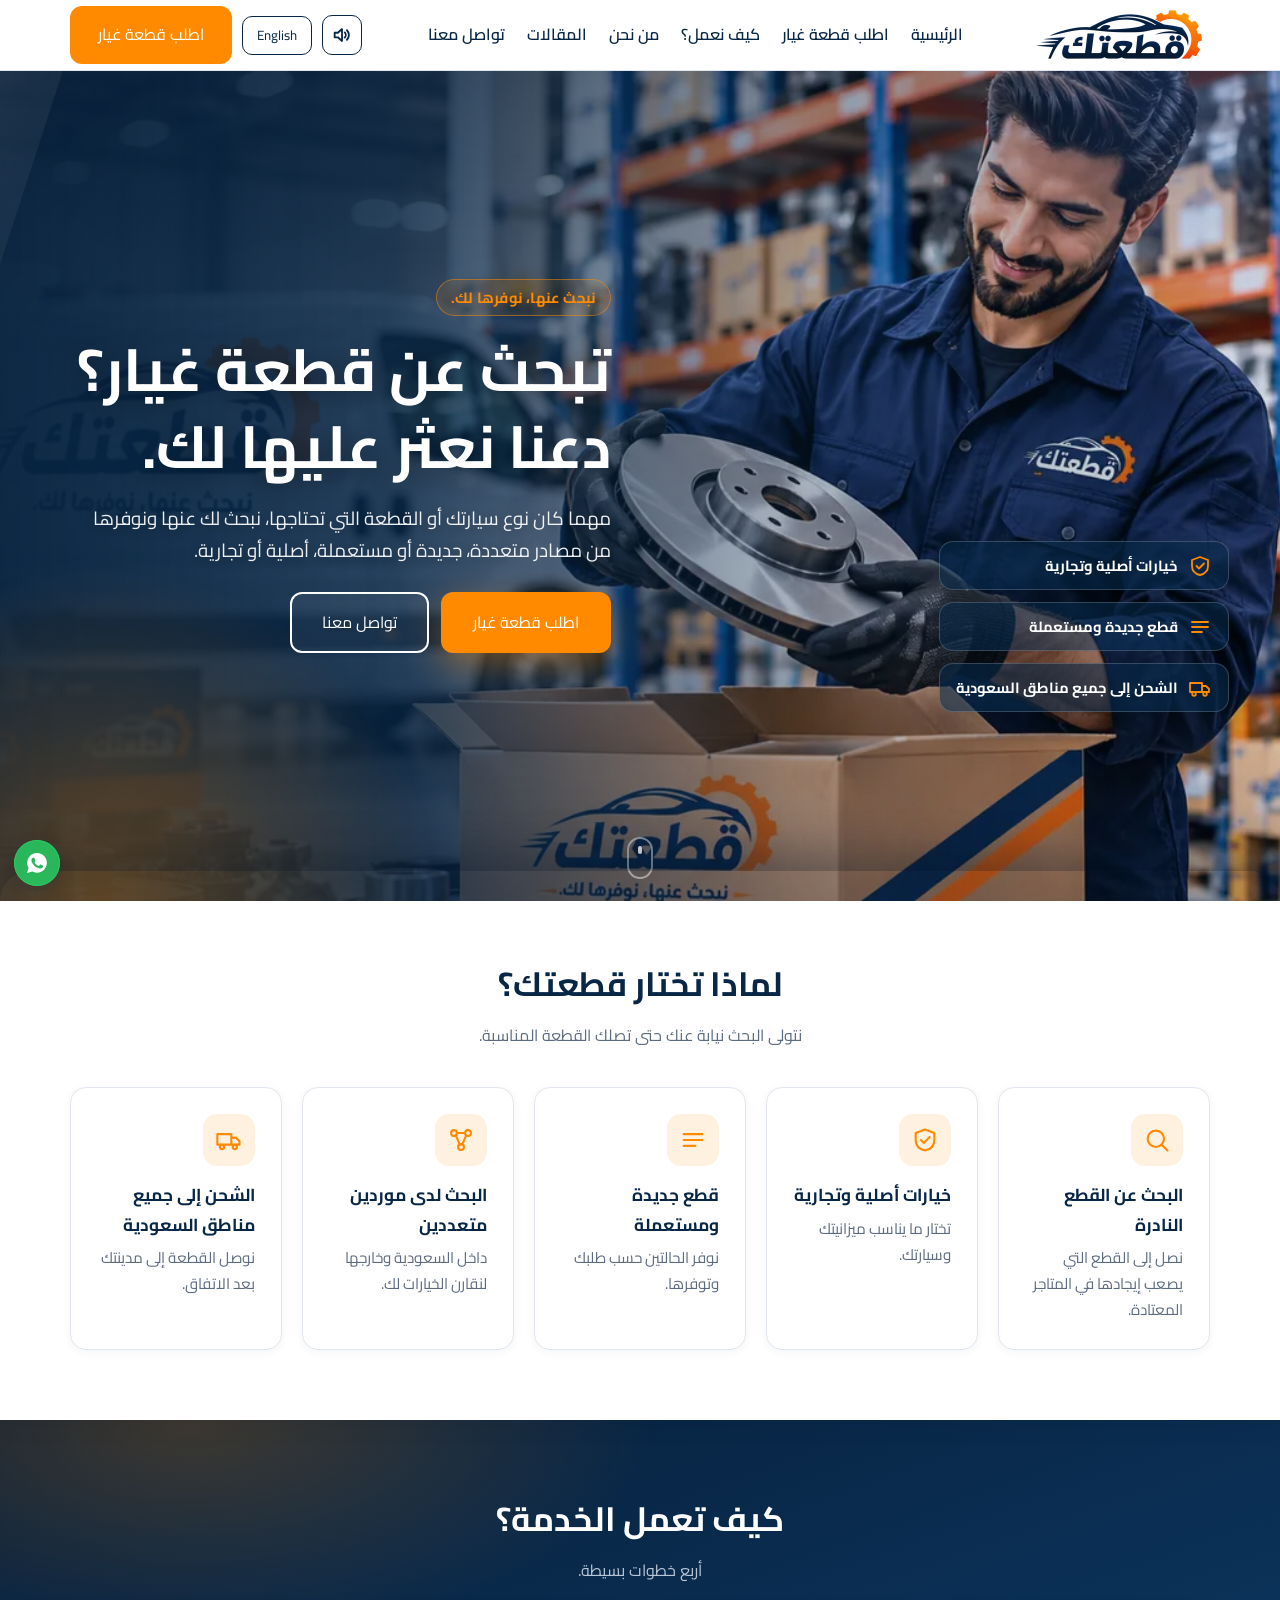
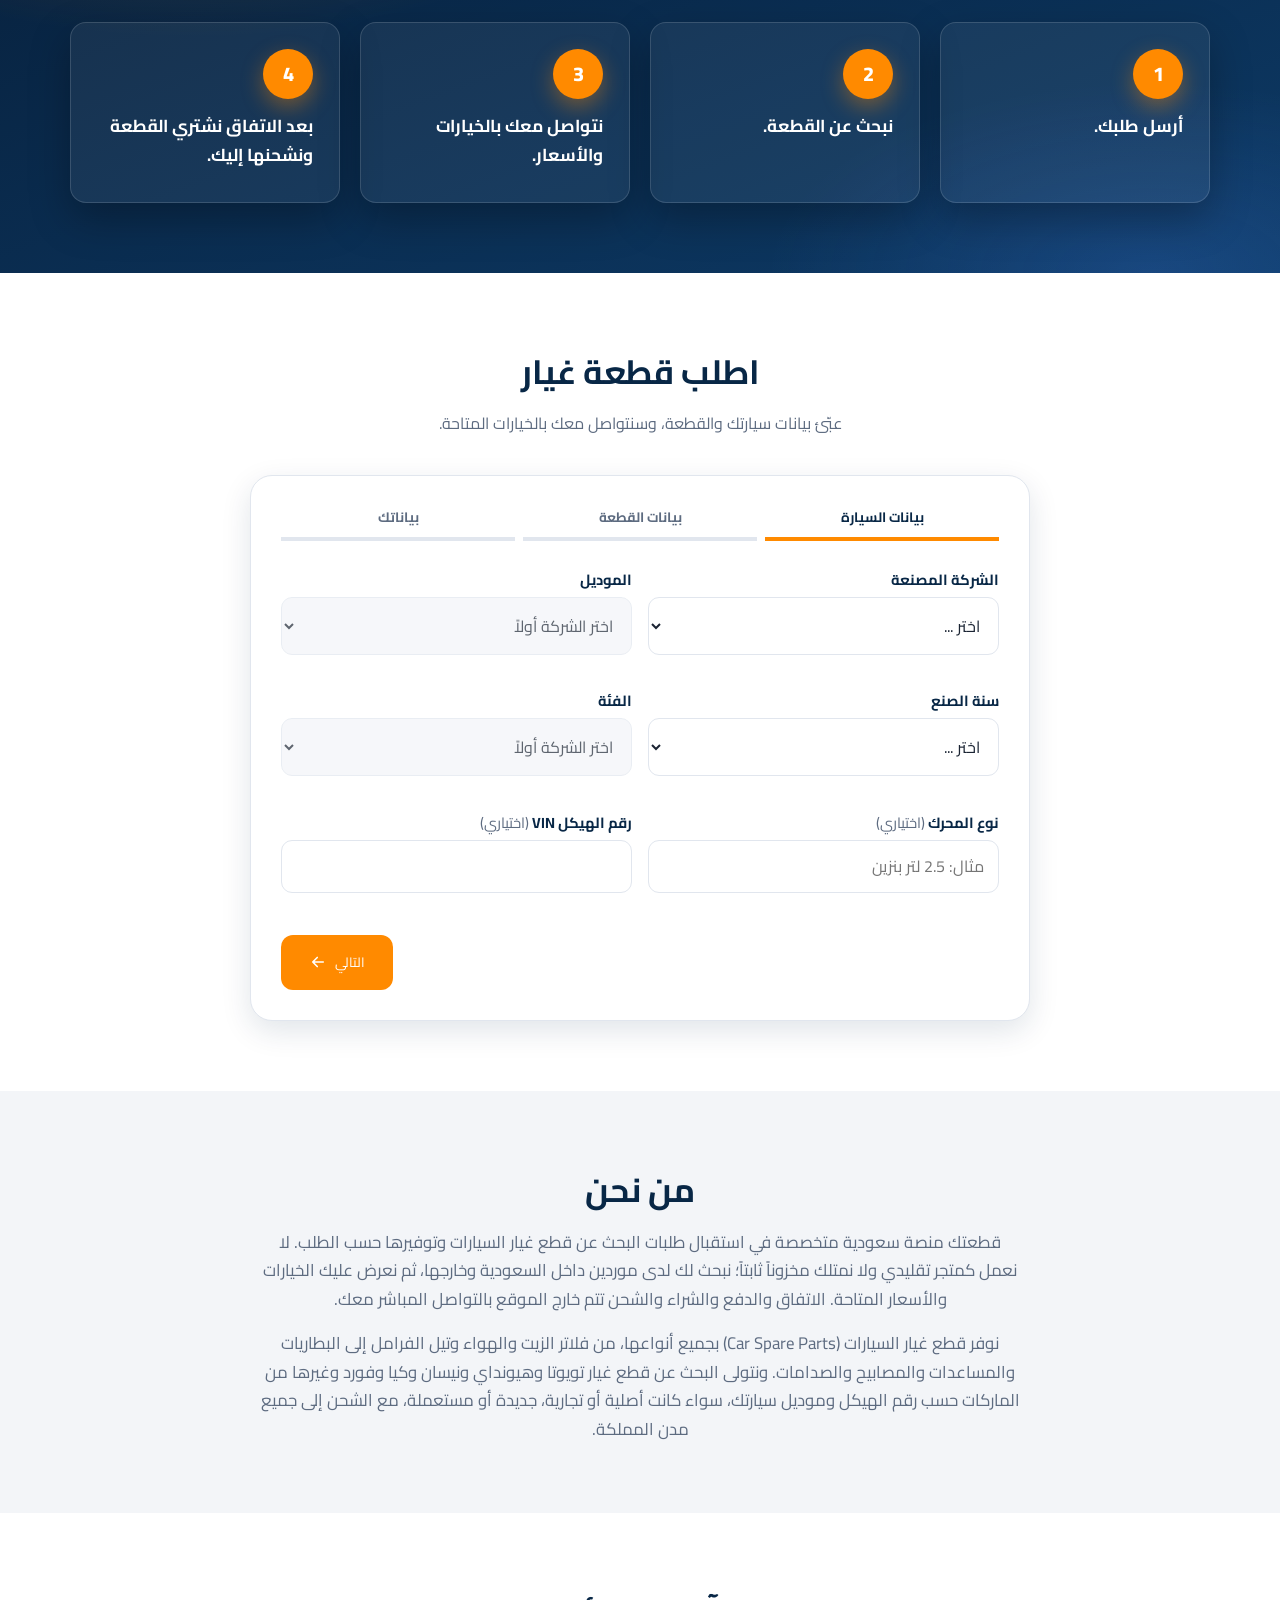
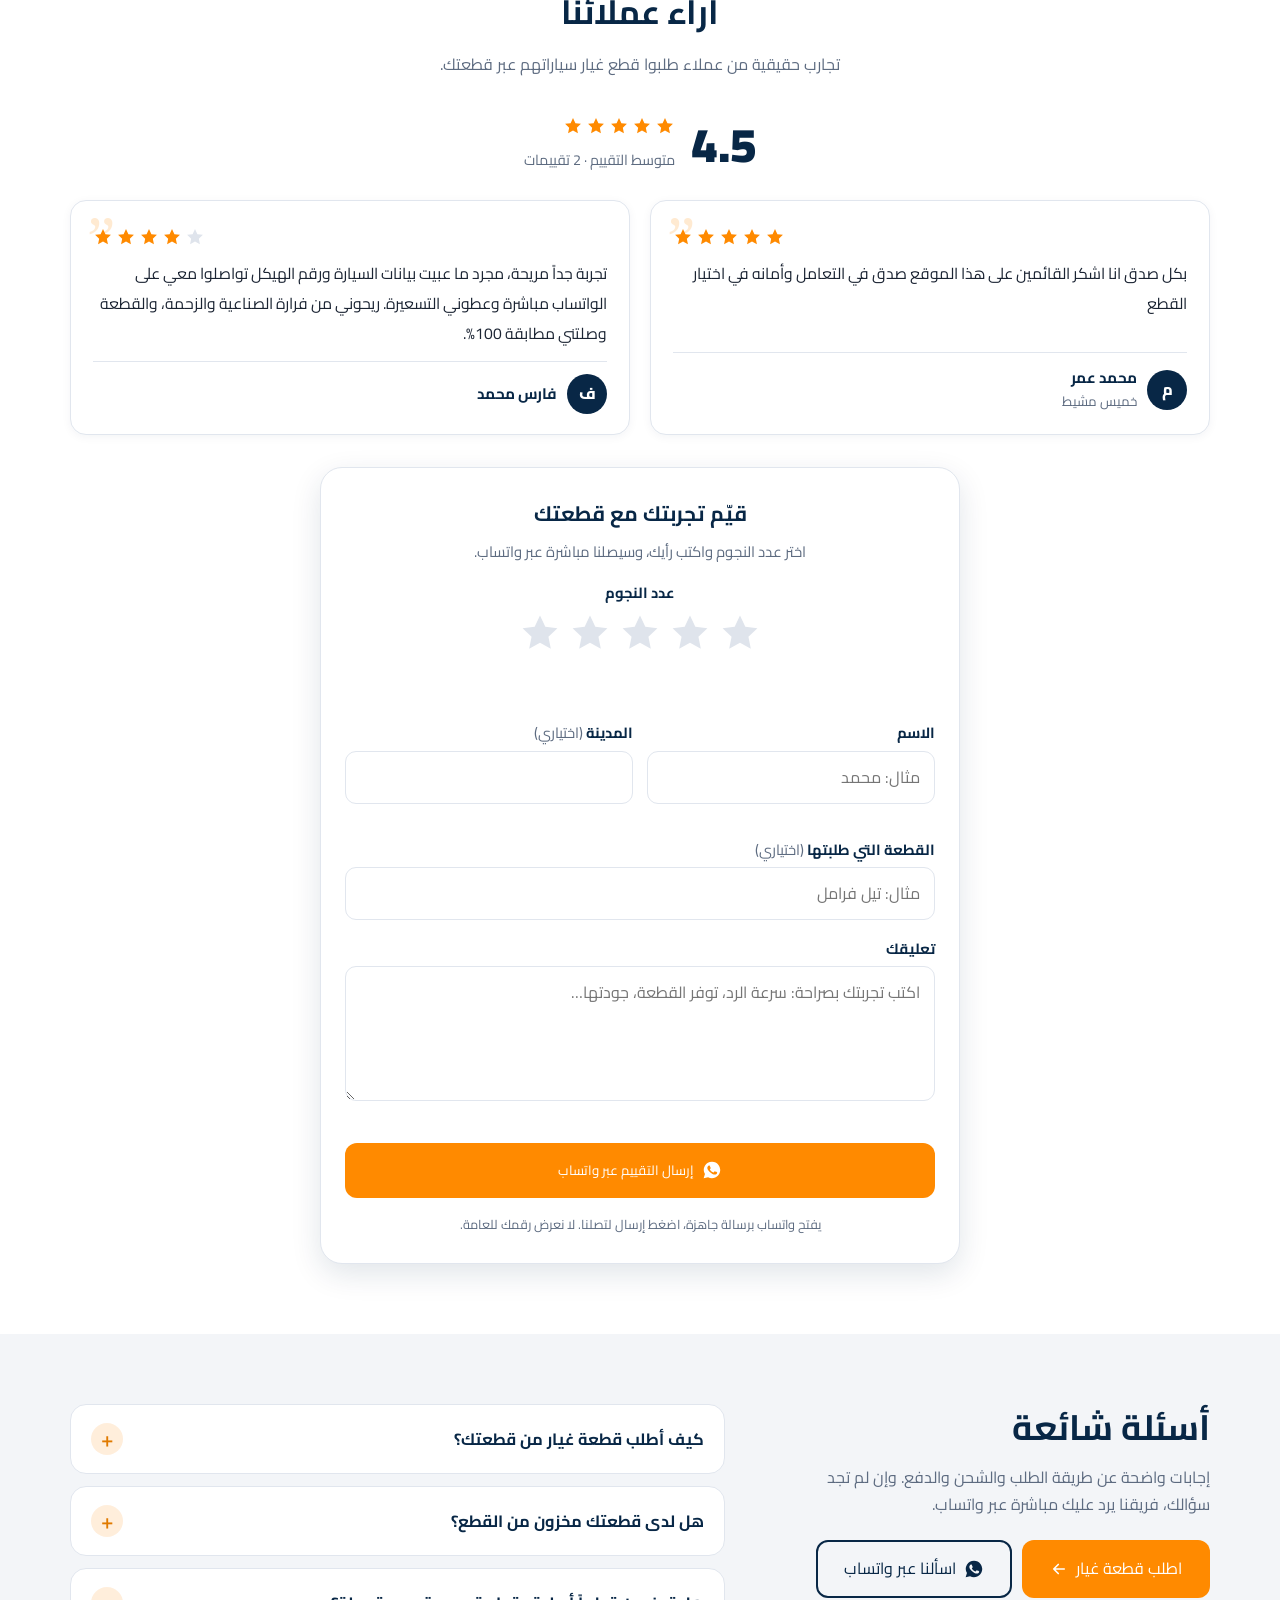
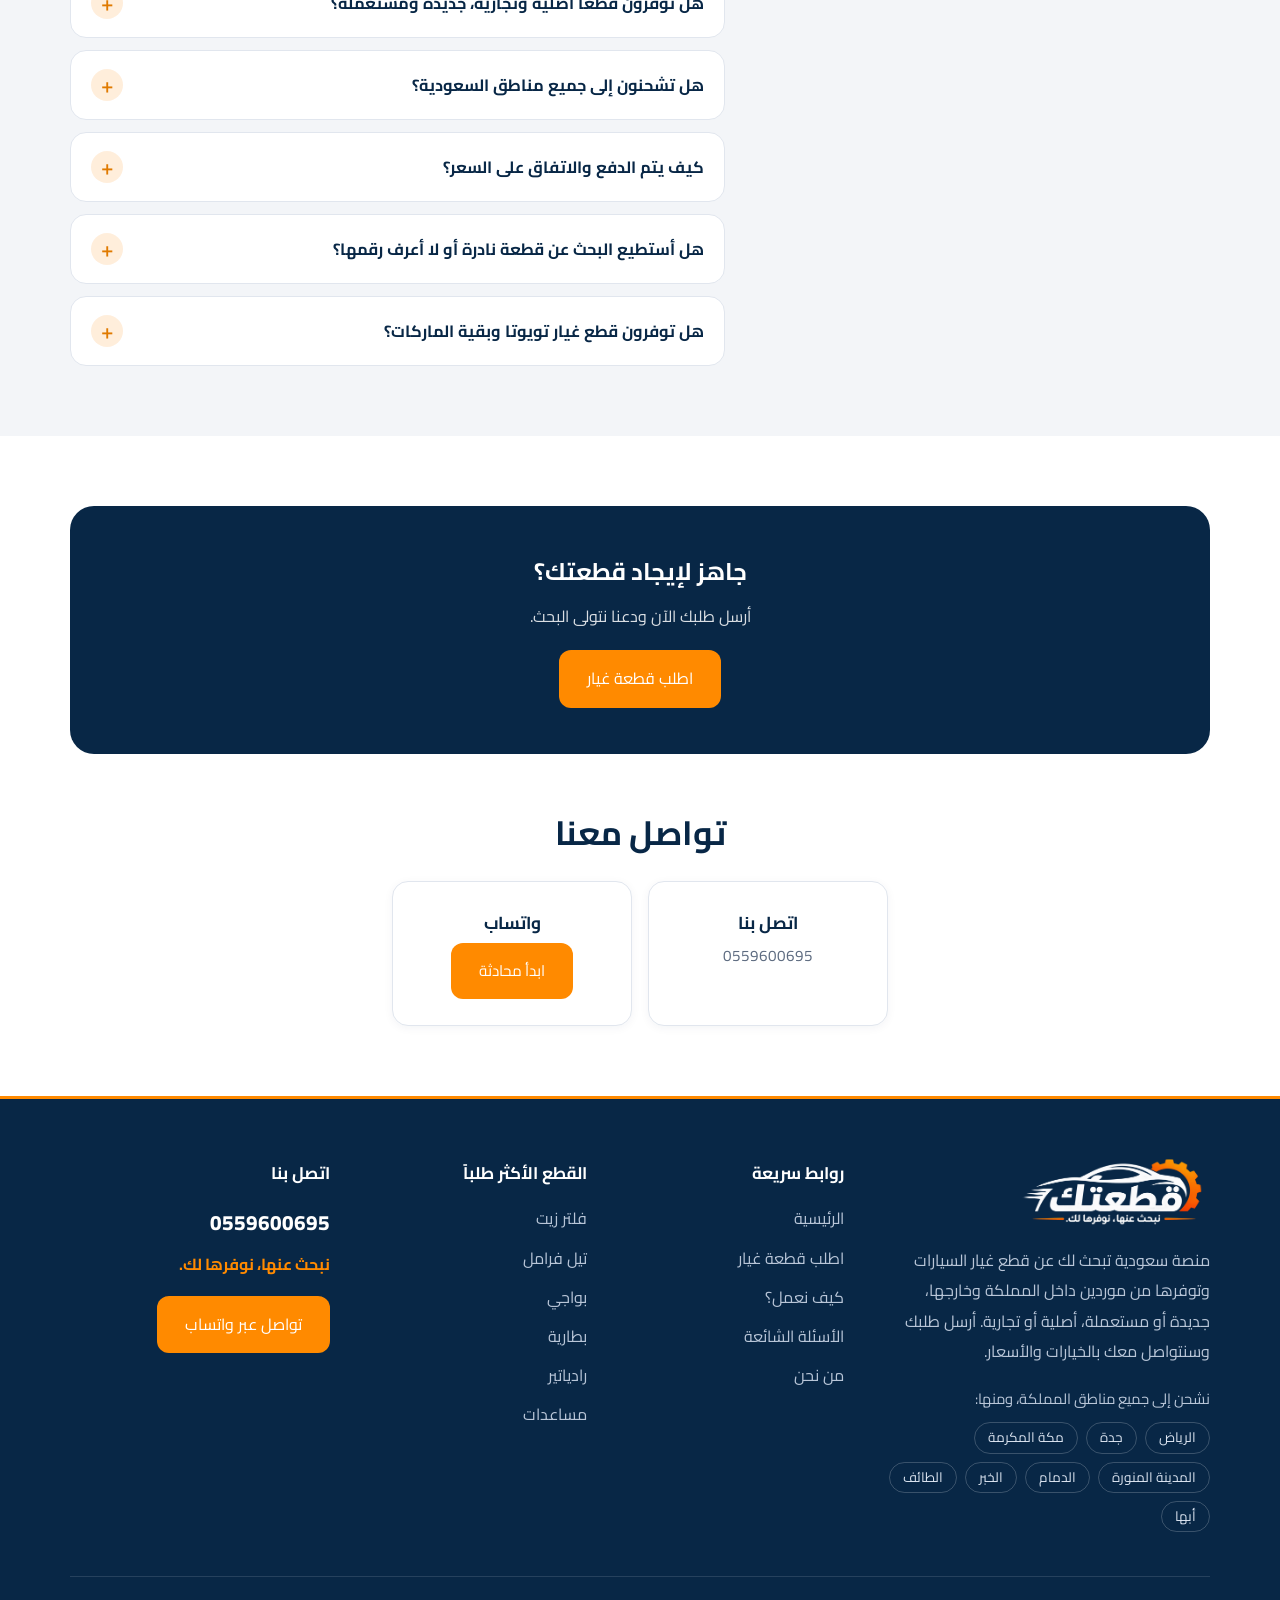
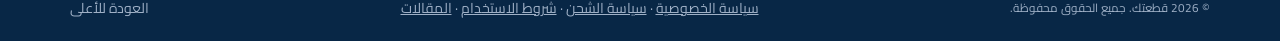
<file: index.html>
<!DOCTYPE html>
<html lang="ar" dir="rtl">
<head>
<meta charset="utf-8">
<meta name="viewport" content="width=device-width, initial-scale=1">
<title>قطعتك | قطع غيار السيارات في السعودية - Car Spare Parts</title>
<meta name="description" content="قطعتك منصة سعودية تبحث لك عن قطع غيار السيارات (car spare parts) وتوفرها من موردين داخل المملكة وخارجها، قطع غيار تويوتا وجميع الماركات، جديدة أو مستعملة، أصلية أو تجارية، مع الشحن لجميع المناطق. اطلب قطعتك الآن.">
<meta name="keywords" content="قطع غيار السيارات, قطع غيار سيارات في السعودية, قطع غيار تويوتا, قطع غيار هيونداي, قطع غيار نيسان, توفير قطع غيار, البحث عن قطع غيار, car spare parts, car parts, spare parts Saudi Arabia, auto parts, carparts, spareparts">
<meta name="robots" content="index,follow,max-image-preview:large">
<meta name="theme-color" content="#082746">
<meta name="author" content="قطعتك">
<meta property="og:type" content="website">
<meta property="og:site_name" content="قطعتك">
<meta property="og:title" content="قطعتك | قطع غيار السيارات في السعودية - Car Spare Parts">
<meta property="og:description" content="قطعتك منصة سعودية تبحث لك عن قطع غيار السيارات (car spare parts) وتوفرها من موردين داخل المملكة وخارجها، قطع غيار تويوتا وجميع الماركات، جديدة أو مستعملة، أصلية أو تجارية، مع الشحن لجميع المناطق. اطلب قطعتك الآن.">
<link rel="canonical" href="https://qatatuk.com/">
<meta property="og:url" content="https://qatatuk.com/">
<meta property="og:image" content="https://qatatuk.com/">
<meta property="og:image:width" content="1200">
<meta property="og:image:height" content="630">
<meta property="og:image:alt" content="موظف قطعتك يجهز قطعة غيار داخل صندوق الشحن">
<meta name="twitter:card" content="summary_large_image">
<meta name="twitter:title" content="قطعتك | نبحث عنها، نوفرها لك">
<meta name="twitter:image" content="https://dgf3388-dotcom.github.io/qatatuk/og-image.jpg">
<meta property="og:locale" content="ar_SA">
<meta property="og:locale:alternate" content="en_US">
<link rel="manifest" href="manifest.webmanifest">
<link rel="apple-touch-icon" href="apple-touch-icon.png">
<meta name="mobile-web-app-capable" content="yes">
<meta name="apple-mobile-web-app-capable" content="yes">
<meta name="apple-mobile-web-app-title" content="قطعتك">
<meta name="apple-mobile-web-app-status-bar-style" content="black-translucent">
<link rel="preload" as="image" href="hero-mobile.webp?v=20261224" type="image/webp" media="(max-width:600px)">
<link rel="preload" as="image" href="hero-desktop.webp" type="image/webp" media="(min-width:601px)">
<link rel="preload" as="image" href="logo-head.webp" type="image/webp">
<script type="application/ld+json">{"@context": "https://schema.org", "@graph": [{"@type": "Organization", "name": "قطعتك", "alternateName": "Qat'atuk", "slogan": "نبحث عنها، نوفرها لك.", "telephone": "+966559600695", "description": "منصة سعودية للبحث عن قطع غيار السيارات وتوفيرها حسب الطلب.", "areaServed": {"@type": "Country", "name": "Saudi Arabia"}, "contactPoint": {"@type": "ContactPoint", "telephone": "+966559600695", "contactType": "customer service", "availableLanguage": ["ar", "en"], "areaServed": "SA"}, "@id": "https://dgf3388-dotcom.github.io/qatatuk/#org", "url": "https://dgf3388-dotcom.github.io/qatatuk/", "logo": "https://dgf3388-dotcom.github.io/qatatuk/logo.png", "knowsAbout": ["قطع غيار السيارات", "قطع غيار تويوتا", "قطع غيار هيونداي", "قطع غيار نيسان", "Car spare parts", "Car parts", "Auto parts sourcing"]}, {"@type": "FAQPage", "mainEntity": [{"@type": "Question", "name": "كيف أطلب قطعة غيار من قطعتك؟", "acceptedAnswer": {"@type": "Answer", "text": "عبّئ نموذج الطلب ببيانات سيارتك والقطعة المطلوبة وبياناتك، ثم يُفتح واتساب برسالة جاهزة ترسلها إلينا، ونتواصل معك بالخيارات المتاحة."}}, {"@type": "Question", "name": "هل لدى قطعتك مخزون من القطع؟", "acceptedAnswer": {"@type": "Answer", "text": "لا، نحن لا نعمل كمتجر تقليدي ولا نمتلك مخزوناً ثابتاً. نبحث عن القطعة المطلوبة لدى موردين داخل السعودية وخارجها ثم نعرض عليك الخيارات."}}, {"@type": "Question", "name": "هل توفرون قطعاً أصلية وتجارية، جديدة ومستعملة؟", "acceptedAnswer": {"@type": "Answer", "text": "نعم، نبحث حسب رغبتك عن قطع جديدة أو مستعملة، أصلية أو تجارية، وتتوقف الخيارات المتاحة على توفر القطعة لدى الموردين."}}, {"@type": "Question", "name": "هل تشحنون إلى جميع مناطق السعودية؟", "acceptedAnswer": {"@type": "Answer", "text": "نعم، نشحن القطعة إلى مدينتك داخل المملكة بعد الاتفاق معك على التفاصيل."}}, {"@type": "Question", "name": "كيف يتم الدفع والاتفاق على السعر؟", "acceptedAnswer": {"@type": "Answer", "text": "لا يتم الدفع داخل الموقع. نتواصل معك مباشرة بالأسعار والخيارات، وبعد اتفاقك معنا نشتري القطعة ونشحنها إليك."}}, {"@type": "Question", "name": "هل أستطيع البحث عن قطعة نادرة أو لا أعرف رقمها؟", "acceptedAnswer": {"@type": "Answer", "text": "نعم، يكفي أن تكتب اسم القطعة وبيانات سيارتك، ويفيد رقم الهيكل VIN ورقم القطعة إن وجد في الوصول إلى القطعة الصحيحة."}}, {"@type": "Question", "name": "هل توفرون قطع غيار تويوتا وبقية الماركات؟", "acceptedAnswer": {"@type": "Answer", "text": "نعم، نبحث عن قطع غيار تويوتا وهيونداي ونيسان وكيا وفورد وشفروليه وغيرها من الماركات، حسب بيانات سيارتك والقطعة المطلوبة، ونوفرها لك بعد الاتفاق على السعر."}}]}]}</script>
<link rel="icon" type="image/png" sizes="48x48" href="favicon-48.png">
<link rel="preconnect" href="https://fonts.googleapis.com">
<link rel="preconnect" href="https://fonts.gstatic.com" crossorigin>
<link rel="stylesheet" href="https://fonts.googleapis.com/css2?family=Cairo:wght@400;600;700;900&display=swap" media="print" onload="this.media='all'">
<noscript><link rel="stylesheet" href="https://fonts.googleapis.com/css2?family=Cairo:wght@400;600;700;900&display=swap"></noscript>
<link rel="stylesheet" href="styles.css?v=20261224">
</head>
<body>
<svg width="0" height="0" style="position:absolute"><defs>
<symbol id="gear" viewBox="0 0 40 40"><circle cx="20" cy="20" r="13" fill="none" stroke="#FF8A00" stroke-width="7" stroke-dasharray="5.1 5.1"/><circle cx="20" cy="20" r="12" fill="#FF8A00"/><circle cx="20" cy="20" r="5.5" fill="#fff"/></symbol>
</defs></svg>

<div class="scroll-bar" id="scrollBar" aria-hidden="true"></div>
<header><div class="container nav">
  <a href="#home" class="logo logo-anim" aria-label="قطعتك"><img src="logo-head.webp" alt="قطعتك" width="182" height="50"></a>
  <nav id="menu"><ul>
    <li><a href="#home" data-i18n="nav_home">الرئيسية</a></li>
    <li><a href="#request" data-i18n="nav_request">اطلب قطعة غيار</a></li>
    <li><a href="#how" data-i18n="nav_how">كيف نعمل؟</a></li>
    <li><a href="#about" data-i18n="nav_about">من نحن</a></li>
    <li><a href="articles.html" data-i18n="articles">المقالات</a></li>
    <li><a href="#contact" data-i18n="nav_contact">تواصل معنا</a></li>
  </ul></nav>
  <div class="nav-actions">
    <button class="lang" id="langBtn" type="button">English</button>
    <a class="btn btn-primary" href="#request" data-i18n="cta_request">اطلب قطعة غيار</a>
    <button class="burger" id="burger" aria-label="menu" type="button">☰</button>
  </div>
</div></header>

<main>
<section class="hero cine" id="home">
  <div class="cine-bg"><picture>
      <source media="(max-width:600px)" srcset="hero-mobile.webp?v=20261224" width="720" height="900">
      <img class="cine-img" src="hero-desktop.webp" alt="موظف قطعتك يفحص قطعة غيار ويجهزها داخل صندوق الشحن" width="1320" height="743" fetchpriority="high" decoding="async">
    </picture></div>
  <div class="cine-shade" aria-hidden="true"></div>
  <div class="cine-glow cg1" aria-hidden="true"></div><div class="cine-glow cg2" aria-hidden="true"></div>
  <div class="cine-beam" aria-hidden="true"></div>
  <div class="cine-veil" aria-hidden="true"></div>
  <div class="container cine-in">
    <div class="cine-copy">
      <div class="tagline c-i" style="--i:0" data-i18n="tagline">نبحث عنها، نوفرها لك.</div>
      <h1 class="c-i c-h" style="--i:1" data-i18n="hero_title">تبحث عن قطعة غيار؟ دعنا نعثر عليها لك.</h1>
      <p class="c-i" style="--i:2" data-i18n="hero_desc">مهما كان نوع سيارتك أو القطعة التي تحتاجها، نبحث لك عنها ونوفرها من مصادر متعددة، جديدة أو مستعملة، أصلية أو تجارية.</p>
      <div class="cta c-i" style="--i:3">
        <a class="btn btn-primary" href="#request" data-i18n="cta_request">اطلب قطعة غيار</a>
        <a class="btn btn-ghost" href="#contact" data-i18n="nav_contact">تواصل معنا</a>
      </div>
    </div>
    <div class="cine-chips" aria-hidden="false">
      <div class="chip" style="--i:4"><svg viewBox="0 0 24 24"><path d="M12 3l8 3v6c0 5-3.5 8-8 9-4.5-1-8-4-8-9V6z"/><path d="M8.5 12l2.5 2.5L16 9.5"/></svg><span data-i18n="f2_t">خيارات أصلية وتجارية</span></div>
      <div class="chip" style="--i:5"><svg viewBox="0 0 24 24"><path d="M4 7h16M4 12h16M4 17h10"/></svg><span data-i18n="f3_t">قطع جديدة ومستعملة</span></div>
      <div class="chip" style="--i:6"><svg viewBox="0 0 24 24"><path d="M2 7h12v9H2zM14 10h4l3 3v3h-7z"/><circle cx="6" cy="18" r="1.8"/><circle cx="17" cy="18" r="1.8"/></svg><span data-i18n="f5_t">الشحن إلى جميع مناطق السعودية</span></div>
    </div>
  </div>
  <a class="cine-cue" href="#why" aria-label="↓"><i></i></a>
</section>

<section id="why" aria-labelledby="whyT"><div class="container">
  <h2 class="sec-title" id="whyT" data-i18n="why_title">لماذا تختار قطعتك؟</h2>
  <p class="sec-sub" data-i18n="why_sub">نتولى البحث نيابة عنك حتى تصلك القطعة المناسبة.</p>
  <div class="grid g5">
    <div class="card"><div class="ico"><svg viewBox="0 0 24 24"><circle cx="11" cy="11" r="7"/><path d="M21 21l-4.3-4.3"/></svg></div><h3 data-i18n="f1_t">البحث عن القطع النادرة</h3><p data-i18n="f1_d">نصل إلى القطع التي يصعب إيجادها في المتاجر المعتادة.</p></div>
    <div class="card"><div class="ico"><svg viewBox="0 0 24 24"><path d="M12 3l8 3v6c0 5-3.5 8-8 9-4.5-1-8-4-8-9V6z"/><path d="M8.5 12l2.5 2.5L16 9.5"/></svg></div><h3 data-i18n="f2_t">خيارات أصلية وتجارية</h3><p data-i18n="f2_d">تختار ما يناسب ميزانيتك وسيارتك.</p></div>
    <div class="card"><div class="ico"><svg viewBox="0 0 24 24"><path d="M4 7h16M4 12h16M4 17h10"/></svg></div><h3 data-i18n="f3_t">قطع جديدة ومستعملة</h3><p data-i18n="f3_d">نوفر الحالتين حسب طلبك وتوفرها.</p></div>
    <div class="card"><div class="ico"><svg viewBox="0 0 24 24"><circle cx="6" cy="6" r="2.5"/><circle cx="18" cy="6" r="2.5"/><circle cx="12" cy="18" r="2.5"/><path d="M7.5 8l3.5 8M16.5 8L13 16M8.5 6h7"/></svg></div><h3 data-i18n="f4_t">البحث لدى موردين متعددين</h3><p data-i18n="f4_d">داخل السعودية وخارجها لنقارن الخيارات لك.</p></div>
    <div class="card"><div class="ico"><svg viewBox="0 0 24 24"><path d="M2 7h12v9H2zM14 10h4l3 3v3h-7z"/><circle cx="6" cy="18" r="1.8"/><circle cx="17" cy="18" r="1.8"/></svg></div><h3 data-i18n="f5_t">الشحن إلى جميع مناطق السعودية</h3><p data-i18n="f5_d">نوصل القطعة إلى مدينتك بعد الاتفاق.</p></div>
  </div>
</div></section>

<section class="alt" id="how"><div class="container">
  <h2 class="sec-title" data-i18n="how_title">كيف تعمل الخدمة؟</h2>
  <p class="sec-sub" data-i18n="how_sub">أربع خطوات بسيطة.</p>
  <div class="grid g4">
    <div class="card step"><div class="num">1</div><h3 data-i18n="s1">أرسل طلبك.</h3></div>
    <div class="card step"><div class="num">2</div><h3 data-i18n="s2">نبحث عن القطعة.</h3></div>
    <div class="card step"><div class="num">3</div><h3 data-i18n="s3">نتواصل معك بالخيارات والأسعار.</h3></div>
    <div class="card step"><div class="num">4</div><h3 data-i18n="s4">بعد الاتفاق نشتري القطعة ونشحنها إليك.</h3></div>
  </div>
</div></section>

<section id="request"><div class="container">
  <h2 class="sec-title" data-i18n="req_title">اطلب قطعة غيار</h2>
  <p class="sec-sub" data-i18n="req_sub">عبّئ بيانات سيارتك والقطعة، وسنتواصل معك بالخيارات المتاحة.</p>
  <div class="form-wrap">
    <form id="reqForm" novalidate>
      <div class="progress" id="progress"><div data-i18n="p1">بيانات السيارة</div><div data-i18n="p2">بيانات القطعة</div><div data-i18n="p3">بياناتك</div></div>

      <div class="step-pane" data-step="0"><div class="fields">
        <div><label for="car_make" data-i18n="l_make">الشركة المصنعة</label><select id="car_make" required></select><div class="err"></div></div>
        <div><label for="car_model" data-i18n="l_model">الموديل</label><select id="car_model" required></select><input id="car_model_other" maxlength="60" data-i18n-ph="ph_model_other" placeholder="اكتب اسم الموديل" hidden><div class="err"></div></div>
        <div><label for="car_year" data-i18n="l_year">سنة الصنع</label><select id="car_year" required></select><div class="err"></div></div>
        <div><label for="car_trim" data-i18n="l_trim">الفئة</label><select id="car_trim" required></select><input id="car_trim_other" maxlength="60" data-i18n-ph="ph_trim_other" placeholder="اكتب اسم الفئة" hidden><div class="err"></div></div>
        <div><label for="engine"><span data-i18n="l_engine">نوع المحرك</span> <span class="opt" data-i18n="opt">(اختياري)</span></label><input id="engine" maxlength="60" data-i18n-ph="ph_engine" placeholder="مثال: 2.5 لتر بنزين"></div>
        <div><label for="vin"><span data-i18n="l_vin">رقم الهيكل VIN</span> <span class="opt" data-i18n="opt">(اختياري)</span></label><input id="vin" maxlength="17" dir="ltr" style="text-transform:uppercase"><div class="err"></div></div>
      </div></div>

      <div class="step-pane" data-step="1"><div class="fields">
        <div class="full" id="catalog"><h3 id="catTitle" class="cat-title"></h3><p class="cat-hint" data-i18n="cat_hint">اضغط على القطعة لاختيارها، أو ابحث عنها بالاسم. وإن لم تجدها فاكتب اسمها في الحقل أسفل القائمة.</p>
          <input id="part_search" type="search" autocomplete="off" data-i18n-ph="ph_search" placeholder="ابحث باسم القطعة، مثل: تيل، بواجي، رادياتير">
          <div class="cat-grid" id="catGrid"></div><button type="button" class="btn btn-outline cat-more" id="catMore"></button><div class="err" id="catEmpty"></div></div>
        <div><label for="part_name" data-i18n="l_part">اسم القطعة المطلوبة</label><input id="part_name" maxlength="150" required><div class="err"></div></div>
        <div><label for="part_number"><span data-i18n="l_partno">رقم القطعة</span> <span class="opt" data-i18n="opt">(اختياري)</span></label><input id="part_number" maxlength="60" dir="ltr"></div>
        <div><label for="part_condition" data-i18n="l_cond">حالة القطعة المطلوبة</label><select id="part_condition"><option value="new" data-i18n="c_new">جديدة</option><option value="used" data-i18n="c_used">مستعملة</option><option value="any" selected data-i18n="any">لا يهم</option></select></div>
        <div><label for="part_type" data-i18n="l_type">نوع القطعة</label><select id="part_type"><option value="original" data-i18n="t_orig">أصلية</option><option value="aftermarket" data-i18n="t_after">تجارية</option><option value="any" selected data-i18n="any">لا يهم</option></select></div>
        <div class="full"><label for="description"><span data-i18n="l_desc">وصف تفصيلي للقطعة</span> <span class="opt" data-i18n="opt">(اختياري)</span></label><textarea id="description" rows="4" maxlength="2000"></textarea></div>
        <div class="full alert warn" style="margin:0" data-i18n="img_note">لإرفاق صور القطعة: بعد فتح واتساب أرسلها في نفس المحادثة قبل إرسال الرسالة أو بعدها.</div>
      </div></div>

      <div class="step-pane" data-step="2"><div class="fields">
        <div><label for="customer_name" data-i18n="l_name">الاسم</label><input id="customer_name" maxlength="100" autocomplete="name" required><div class="err"></div></div>
        <div><label for="phone" data-i18n="l_phone">رقم الجوال</label><input id="phone" type="tel" dir="ltr" placeholder="05xxxxxxxx" autocomplete="tel" required><div class="err"></div></div>
        <div><label for="city" data-i18n="l_city">المدينة</label><select id="city" required></select><div class="err"></div></div>
        <div><label for="contact_method" data-i18n="l_contact">وسيلة التواصل المفضلة</label><select id="contact_method"><option value="whatsapp" data-i18n="m_wa">واتساب</option><option value="call" data-i18n="m_call">اتصال</option><option value="sms" data-i18n="m_sms">رسالة نصية</option></select></div>
        <p class="full priv-note"><span data-i18n="priv_note">بإرسال طلبك فإنك توافق على</span> <a href="privacy.html" target="_blank" rel="noopener" data-i18n="privacy">سياسة الخصوصية</a>.</p>
        <input class="hp" id="website" tabindex="-1" autocomplete="off" aria-hidden="true">
      </div></div>

      <div id="formErr" class="alert error" hidden></div>
      <div class="form-nav">
        <button type="button" class="btn btn-outline" id="backBtn" data-i18n="back">السابق</button>
        <button type="button" class="btn btn-primary btn-attn btn-next" id="nextBtn"><span data-i18n="next">التالي</span><svg class="arrow" viewBox="0 0 24 24" aria-hidden="true"><path d="M19 12H5M11 6l-6 6 6 6"/></svg></button>
        <button type="submit" class="btn btn-primary btn-attn btn-next" id="submitBtn"><span data-i18n="submit">إرسال طلب توفير القطعة</span></button>
      </div>
    </form>
    <div id="successBox" class="success" hidden>
      <div class="tick-wrap"><span class="ring"></span><span class="ring r2"></span><div class="tick"><svg viewBox="0 0 24 24"><path d="M5 13l4 4L19 7" pathLength="1" stroke-linecap="round" stroke-linejoin="round"/></svg></div></div>
      <h3 data-i18n="ok_title">تم تجهيز طلبك بنجاح</h3>
      <p class="ok-lead" data-i18n="ok_lead">راجعنا بياناتك وكل شيء مكتمل. بقيت خطوة واحدة: إرسال الرسالة عبر واتساب ليصل طلبك إلى فريق قطعتك.</p>
      <div class="reqno-wrap"><span class="reqlabel" data-i18n="ok_reqno">رقم طلبك</span><div class="reqno" id="reqNo"></div><button type="button" class="copy" id="copyNo" data-i18n="copy">نسخ</button></div>
      <ul class="checks">
        <li class="ck" style="--i:0"><svg viewBox="0 0 24 24" aria-hidden="true"><circle cx="12" cy="12" r="10"/><path d="M7 12.5l3.2 3.2L17 9" pathLength="1"/></svg><span class="ck-l" data-i18n="ck_car">بيانات السيارة</span><b id="ckCar"></b></li>
        <li class="ck" style="--i:1"><svg viewBox="0 0 24 24" aria-hidden="true"><circle cx="12" cy="12" r="10"/><path d="M7 12.5l3.2 3.2L17 9" pathLength="1"/></svg><span class="ck-l" data-i18n="ck_part">القطعة المطلوبة</span><b id="ckPart"></b></li>
        <li class="ck" style="--i:2"><svg viewBox="0 0 24 24" aria-hidden="true"><circle cx="12" cy="12" r="10"/><path d="M7 12.5l3.2 3.2L17 9" pathLength="1"/></svg><span class="ck-l" data-i18n="ck_you">بيانات التواصل</span><b id="ckYou"></b></li>
        <li class="ck" style="--i:3"><svg viewBox="0 0 24 24" aria-hidden="true"><circle cx="12" cy="12" r="10"/><path d="M7 12.5l3.2 3.2L17 9" pathLength="1"/></svg><span class="ck-l" data-i18n="ck_ready">الطلب مكتمل وجاهز للإرسال</span></li>
      </ul>
      <a class="btn btn-primary btn-attn btn-send" id="waSend" target="_blank" rel="noopener" href="#"><svg class="wa-ic" viewBox="0 0 24 24" aria-hidden="true"><path d="M12.04 2a9.9 9.9 0 0 0-8.5 14.9L2 22l5.27-1.38A9.9 9.9 0 1 0 12.04 2zm5.8 14.1c-.24.68-1.4 1.3-1.93 1.35-.5.05-1.12.07-1.8-.11a16.5 16.5 0 0 1-1.63-.6c-2.87-1.24-4.74-4.13-4.89-4.32-.14-.19-1.17-1.56-1.17-2.97s.74-2.1 1-2.39a1.07 1.07 0 0 1 .78-.36h.56c.18 0 .42-.07.66.5.24.6.83 2.05.9 2.2.07.14.12.31.02.5-.1.19-.14.31-.29.48-.14.17-.3.38-.43.51-.14.14-.29.3-.12.58.17.29.74 1.22 1.6 1.98 1.1.98 2.03 1.28 2.32 1.43.29.14.46.12.63-.07.17-.2.72-.84.91-1.13.2-.29.38-.24.65-.14.26.1 1.67.79 1.96.93.29.14.48.22.55.34.07.12.07.7-.17 1.38z"/></svg><span data-i18n="wa_send">افتح واتساب وأرسل الطلب</span></a>
      <p class="wa-note" data-i18n="wa_note">إذا لم يُفتح واتساب تلقائياً، اضغط الزر. احتفظ برقم الطلب للمراجعة.</p>
      <ol class="next-steps">
        <li><b>1</b><span data-i18n="ns1">ترسل الرسالة عبر واتساب</span></li>
        <li><b>2</b><span data-i18n="ns2">نبحث عن قطعتك لدى الموردين</span></li>
        <li><b>3</b><span data-i18n="ns3">نتواصل معك بالخيارات والأسعار</span></li>
      </ol>
      <p class="ok-safe" data-i18n="ok_safe">لا دفع الآن. نتفق معك على السعر والتفاصيل قبل أي شراء.</p>
      <p style="margin-top:14px"><button class="btn btn-outline" id="newReq" type="button" data-i18n="new_req">تقديم طلب جديد</button></p>
    </div>
  </div>
</div></section>

<section class="alt" id="about"><div class="container">
  <h2 class="sec-title" data-i18n="about_title">من نحن</h2>
  <p class="about" data-i18n="about_txt">قطعتك منصة سعودية متخصصة في استقبال طلبات البحث عن قطع غيار السيارات وتوفيرها حسب الطلب. لا نعمل كمتجر تقليدي ولا نمتلك مخزوناً ثابتاً؛ نبحث لك لدى موردين داخل السعودية وخارجها، ثم نعرض عليك الخيارات والأسعار المتاحة. الاتفاق والدفع والشراء والشحن تتم خارج الموقع بالتواصل المباشر معك.</p>
  <p class="about about2" data-i18n="about_txt2">نوفر قطع غيار السيارات (Car Spare Parts) بجميع أنواعها، من فلاتر الزيت والهواء وتيل الفرامل إلى البطاريات والمساعدات والمصابيح والصدامات. ونتولى البحث عن قطع غيار تويوتا وهيونداي ونيسان وكيا وفورد وغيرها من الماركات حسب رقم الهيكل وموديل سيارتك، سواء كانت أصلية أو تجارية، جديدة أو مستعملة، مع الشحن إلى جميع مدن المملكة.</p>
</div></section>

<section id="reviews" aria-labelledby="revT"><div class="container">
  <h2 class="sec-title" id="revT" data-i18n="rev_title">آراء عملائنا</h2>
  <p class="sec-sub" data-i18n="rev_sub">تجارب حقيقية من عملاء طلبوا قطع غيار سياراتهم عبر قطعتك.</p>
  <div id="revBody"></div>
  <div id="revForm"></div>
</div></section>

<section class="alt" id="faq" aria-labelledby="faqT"><div class="container faq-wrap">
  <div class="faq-intro">
    <h2 id="faqT" data-i18n="faq_title">أسئلة شائعة</h2>
    <p data-i18n="faq_sub">إجابات واضحة عن طريقة الطلب والشحن والدفع. وإن لم تجد سؤالك، فريقنا يرد عليك مباشرة عبر واتساب.</p>
    <div class="faq-cta"><a class="btn btn-primary btn-attn" href="#request"><span data-i18n="cta_request">اطلب قطعة غيار</span><svg class="arrow" viewBox="0 0 24 24" aria-hidden="true"><path d="M19 12H5M11 6l-6 6 6 6"/></svg></a><a class="btn btn-outline btn-wa" id="faqWa" target="_blank" rel="noopener" href="#"><svg viewBox="0 0 24 24" aria-hidden="true"><path d="M12.04 2a9.9 9.9 0 0 0-8.5 14.9L2 22l5.27-1.38A9.9 9.9 0 1 0 12.04 2zm5.8 14.1c-.24.68-1.4 1.3-1.93 1.35-.5.05-1.12.07-1.8-.11a16.5 16.5 0 0 1-1.63-.6c-2.87-1.24-4.74-4.13-4.89-4.32-.14-.19-1.17-1.56-1.17-2.97s.74-2.1 1-2.39a1.07 1.07 0 0 1 .78-.36h.56c.18 0 .42-.07.66.5.24.6.83 2.05.9 2.2.07.14.12.31.02.5-.1.19-.14.31-.29.48-.14.17-.3.38-.43.51-.14.14-.29.3-.12.58.17.29.74 1.22 1.6 1.98 1.1.98 2.03 1.28 2.32 1.43.29.14.46.12.63-.07.17-.2.72-.84.91-1.13.2-.29.38-.24.65-.14.26.1 1.67.79 1.96.93.29.14.48.22.55.34.07.12.07.7-.17 1.38z"/></svg><span data-i18n="faq_ask">اسألنا عبر واتساب</span></a></div>
  </div>
  <div class="faq">
    <details><summary data-i18n="q1">كيف أطلب قطعة غيار من قطعتك؟</summary><p data-i18n="a1">عبّئ نموذج الطلب ببيانات سيارتك والقطعة المطلوبة وبياناتك، ثم يُفتح واتساب برسالة جاهزة ترسلها إلينا، ونتواصل معك بالخيارات المتاحة.</p></details>
    <details><summary data-i18n="q2">هل لدى قطعتك مخزون من القطع؟</summary><p data-i18n="a2">لا، نحن لا نعمل كمتجر تقليدي ولا نمتلك مخزوناً ثابتاً. نبحث عن القطعة المطلوبة لدى موردين داخل السعودية وخارجها ثم نعرض عليك الخيارات.</p></details>
    <details><summary data-i18n="q3">هل توفرون قطعاً أصلية وتجارية، جديدة ومستعملة؟</summary><p data-i18n="a3">نعم، نبحث حسب رغبتك عن قطع جديدة أو مستعملة، أصلية أو تجارية، وتتوقف الخيارات المتاحة على توفر القطعة لدى الموردين.</p></details>
    <details><summary data-i18n="q4">هل تشحنون إلى جميع مناطق السعودية؟</summary><p data-i18n="a4">نعم، نشحن القطعة إلى مدينتك داخل المملكة بعد الاتفاق معك على التفاصيل.</p></details>
    <details><summary data-i18n="q5">كيف يتم الدفع والاتفاق على السعر؟</summary><p data-i18n="a5">لا يتم الدفع داخل الموقع. نتواصل معك مباشرة بالأسعار والخيارات، وبعد اتفاقك معنا نشتري القطعة ونشحنها إليك.</p></details>
    <details><summary data-i18n="q6">هل أستطيع البحث عن قطعة نادرة أو لا أعرف رقمها؟</summary><p data-i18n="a6">نعم، يكفي أن تكتب اسم القطعة وبيانات سيارتك، ويفيد رقم الهيكل VIN ورقم القطعة إن وجد في الوصول إلى القطعة الصحيحة.</p></details>
    <details><summary data-i18n="q7">هل توفرون قطع غيار تويوتا وبقية الماركات؟</summary><p data-i18n="a7">نعم، نبحث عن قطع غيار تويوتا وهيونداي ونيسان وكيا وفورد وشفروليه وغيرها من الماركات، حسب بيانات سيارتك والقطعة المطلوبة، ونوفرها لك بعد الاتفاق على السعر.</p></details>
  </div>
</div></section>

<section id="contact"><div class="container">
  <div class="cta-band"><h2 data-i18n="band_t">جاهز لإيجاد قطعتك؟</h2><p data-i18n="band_d">أرسل طلبك الآن ودعنا نتولى البحث.</p><a class="btn btn-primary" href="#request" data-i18n="cta_request">اطلب قطعة غيار</a></div>
  <h2 class="sec-title" style="margin-top:50px" data-i18n="nav_contact">تواصل معنا</h2>
  <div class="contact-box" style="margin-top:20px">
    <div class="card"><h3 data-i18n="ct_phone">اتصل بنا</h3><p dir="ltr"><a id="phoneLink" href="#"></a></p></div>
    <div class="card"><h3 data-i18n="ct_wa">واتساب</h3><p><a id="waLink" class="btn btn-primary" target="_blank" rel="noopener" href="#" data-i18n="ct_wa_btn">ابدأ محادثة</a></p></div>
  </div>
</div></section>
</main>

<footer class="site-footer"><div class="container">
  <div class="foot-grid">
    <div class="foot-brand">
      <a class="foot-logo logo-anim" href="#home" aria-label="قطعتك"><img src="logo-white.png" alt="قطعتك" width="260" height="90" loading="lazy"></a>
      <p data-i18n="fd_desc">منصة سعودية تبحث لك عن قطع غيار السيارات وتوفرها من موردين داخل المملكة وخارجها، جديدة أو مستعملة، أصلية أو تجارية. أرسل طلبك وسنتواصل معك بالخيارات والأسعار.</p>
      <p class="foot-areas" data-i18n="fd_areas">نشحن إلى جميع مناطق المملكة، ومنها:</p>
      <ul class="chips"><li data-i18n="ca_ri">الرياض</li><li data-i18n="ca_je">جدة</li><li data-i18n="ca_ma">مكة المكرمة</li><li data-i18n="ca_me">المدينة المنورة</li><li data-i18n="ca_da">الدمام</li><li data-i18n="ca_kh">الخبر</li><li data-i18n="ca_ta">الطائف</li><li data-i18n="ca_ab">أبها</li></ul>
    </div>
    <div class="foot-col"><h3 data-i18n="fh_links">روابط سريعة</h3><ul><li><a href="#home" data-i18n="fl_home">الرئيسية</a></li><li><a href="#request" data-i18n="fl_req">اطلب قطعة غيار</a></li><li><a href="#how" data-i18n="fl_how">كيف نعمل؟</a></li><li><a href="#faq" data-i18n="fl_faq">الأسئلة الشائعة</a></li><li><a href="#about" data-i18n="fl_about">من نحن</a></li></ul></div>
    <div class="foot-col"><h3 data-i18n="fh_parts">القطع الأكثر طلباً</h3><ul><li><a href="#request" data-part="فلتر زيت" data-i18n="fp_oil">فلتر زيت</a></li><li><a href="#request" data-part="تيل فرامل أمامي" data-i18n="fp_pad">تيل فرامل</a></li><li><a href="#request" data-part="بواجي" data-i18n="fp_spark">بواجي</a></li><li><a href="#request" data-part="بطارية" data-i18n="fp_bat">بطارية</a></li><li><a href="#request" data-part="رادياتير" data-i18n="fp_rad">رادياتير</a></li><li><a href="#request" data-part="مساعدات أمامية" data-i18n="fp_shock">مساعدات</a></li></ul></div>
    <div class="foot-col"><h3 data-i18n="fh_contact">اتصل بنا</h3>
      <a class="foot-phone" id="footPhone" href="#"></a>
      <p class="foot-pitch" data-i18n="f_pitch">نبحث عنها، نوفرها لك.</p>
      <a class="btn btn-primary" id="footWa" target="_blank" rel="noopener" href="#" data-i18n="f_wa">تواصل عبر واتساب</a>
    </div>
  </div>
  <div class="foot-bottom"><small>© <span id="yr"></span> <span data-i18n="brand">قطعتك</span>. <span data-i18n="rights">جميع الحقوق محفوظة.</span></small><span class="foot-legal"><a href="privacy.html" data-i18n="privacy">سياسة الخصوصية</a> · <a href="shipping.html" data-i18n="shipping">سياسة الشحن</a> · <a href="terms.html" data-i18n="terms">شروط الاستخدام</a> · <a href="articles.html" data-i18n="articles">المقالات</a></span><a href="#home" data-i18n="to_top">العودة للأعلى</a></div>
</div></footer>

<script src="config.js?v=20261224"></script>
<script src="i18n.js?v=20261224"></script>
<script src="models.js?v=20261224"></script>
<script src="trims.js?v=20261224"></script>
<script src="parts-images.js?v=20261224"></script>
<script src="parts.js?v=20261224"></script>
<script src="wa-float.js?v=20261224" defer></script>
<script src="reviews-data.js?v=20261224"></script>
<script src="reviews.js?v=20261224"></script>
<script src="app.js?v=20261224"></script>
<script src="sounds.js?v=20261224" defer></script>
<script src="cine.js?v=20261224" defer></script>
<script src="pwa.js?v=20261224" defer></script>
</body>
</html>
</file>
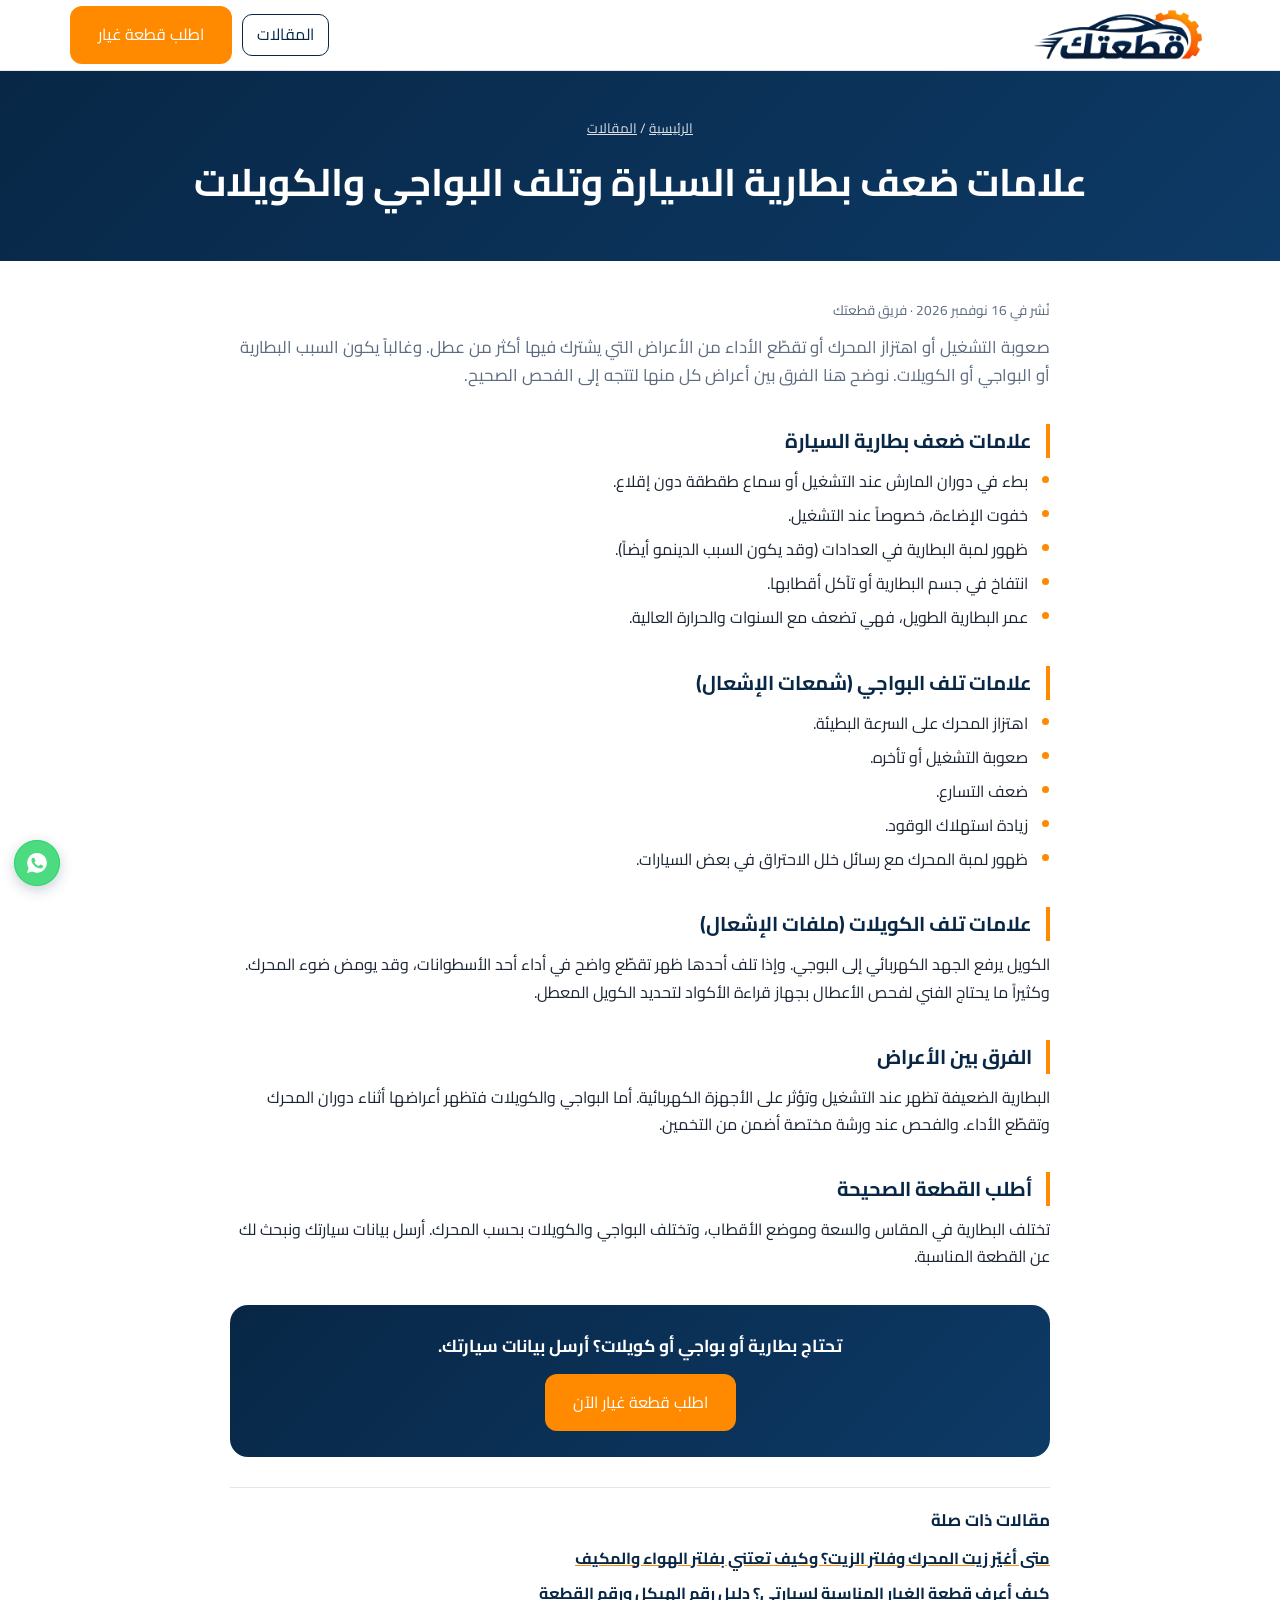
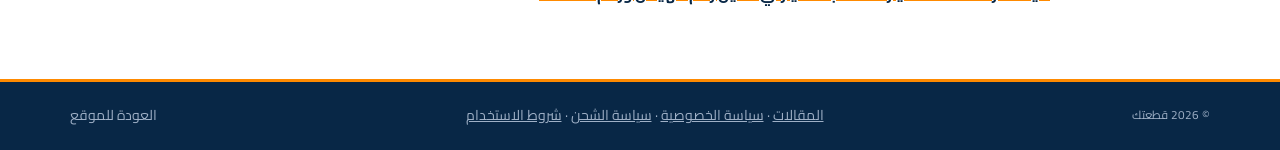
<file: article-battery-spark-plugs.html>
<!DOCTYPE html>
<html lang="ar" dir="rtl">
<head>
<meta charset="utf-8">
<meta name="viewport" content="width=device-width, initial-scale=1">
<title>علامات ضعف بطارية السيارة وتلف البواجي والكويلات | قطعتك</title>
<meta name="description" content="علامات ضعف بطارية السيارة، وأعراض تلف البواجي (شمعات الإشعال) وكويلات الإشعال، ومتى يلزم الفحص أو التغيير قبل تعطل السيارة.">
<meta name="keywords" content="بطارية سيارة, علامات ضعف البطارية, بواجي, تغيير البواجي, كويلات الإشعال, كويل, تقطع المحرك, قطع غيار السيارات">
<meta name="robots" content="index,follow,max-image-preview:large">
<meta name="theme-color" content="#082746">
<link rel="canonical" href="https://dgf3388-dotcom.github.io/qatatuk/article-battery-spark-plugs.html">
<meta property="og:type" content="article">
<meta property="og:site_name" content="قطعتك">
<meta property="og:title" content="علامات ضعف بطارية السيارة وتلف البواجي والكويلات | قطعتك">
<meta property="og:description" content="علامات ضعف بطارية السيارة، وأعراض تلف البواجي (شمعات الإشعال) وكويلات الإشعال، ومتى يلزم الفحص أو التغيير قبل تعطل السيارة.">
<meta property="og:url" content="https://dgf3388-dotcom.github.io/qatatuk/article-battery-spark-plugs.html">
<meta property="og:image" content="https://dgf3388-dotcom.github.io/qatatuk/og-image.jpg">
<meta property="og:locale" content="ar_SA">
<meta name="twitter:card" content="summary_large_image">
<link rel="manifest" href="manifest.webmanifest">
<link rel="icon" type="image/png" sizes="48x48" href="favicon-48.png">
<link rel="apple-touch-icon" href="apple-touch-icon.png">
<link rel="preconnect" href="https://fonts.googleapis.com"><link rel="preconnect" href="https://fonts.gstatic.com" crossorigin>
<link href="https://fonts.googleapis.com/css2?family=Cairo:wght@400;600;700;800;900&display=swap" rel="stylesheet">
<link rel="stylesheet" href="styles.css?v=20261224">
<style>
.doc-hero{background:linear-gradient(135deg,var(--navy),var(--navy2));color:#fff;padding:46px 0 40px;text-align:center}
.doc-hero h1{font-size:clamp(1.7rem,4vw,2.4rem);margin-bottom:6px}
.doc-hero p{opacity:.85;font-size:.95rem}
.doc{max-width:820px;margin:0 auto;padding:38px 0 60px}
.doc .lead{font-size:1.05rem;color:var(--muted);margin-bottom:22px}
.doc h2{color:var(--navy);font-size:1.25rem;margin:34px 0 10px;padding-inline-start:14px;border-inline-start:4px solid var(--orange);scroll-margin-top:90px}
.doc p{margin-bottom:10px}
.doc ul{margin:0 0 12px;padding-inline-start:22px;display:grid;gap:7px}
.doc li::marker{color:var(--orange)}
.doc b{color:var(--navy)}
.toc{background:var(--gray);border:1px solid var(--line);border-radius:14px;padding:16px 22px;margin-bottom:8px}
.toc ol{margin-top:8px;padding-inline-start:22px;columns:2;column-gap:30px}
.toc li{break-inside:avoid;margin-bottom:4px}
.toc a{color:var(--navy);font-weight:600}.toc a:hover{color:var(--orange)}
@media(max-width:600px){.toc ol{columns:1}}
.doc-top{display:flex;gap:10px;align-items:center}
.site-footer.mini{padding:22px 0}
.site-footer.mini .foot-bottom{border:0;padding:0;margin:0;display:flex;justify-content:space-between;flex-wrap:wrap;gap:8px}
.site-footer.mini a:hover{color:var(--orange)}

.crumbs{font-size:.85rem;opacity:.85;margin-bottom:10px}.crumbs a{text-decoration:underline}
.art-meta{color:var(--muted);font-size:.85rem;margin-bottom:18px}
.cta-box{background:linear-gradient(135deg,var(--navy),var(--navy2));color:#fff;border-radius:18px;padding:26px 22px;text-align:center;margin:34px 0 10px}
.cta-box p{margin:0 0 14px;font-weight:700;font-size:1.08rem;color:#fff}
.cta-box .btn{display:inline-flex}
.rel{margin-top:30px;border-top:1px solid var(--line);padding-top:18px}
.rel h3{color:var(--navy);margin-bottom:10px;font-size:1.05rem}
.rel ul{list-style:none;padding:0;display:grid;gap:8px}
.rel a{color:var(--navy);font-weight:700;text-decoration:underline;text-decoration-color:var(--orange)}
.art-grid{display:grid;grid-template-columns:repeat(auto-fit,minmax(280px,1fr));gap:18px;padding:34px 0 60px}
.art-card{display:flex;flex-direction:column;gap:8px;background:#fff;border:1px solid var(--line);border-radius:16px;padding:22px;box-shadow:0 2px 10px rgba(8,39,70,.05);transition:transform .25s,box-shadow .25s}
.art-card:hover{transform:translateY(-4px);box-shadow:var(--sh)}
.art-card h2{font-size:1.1rem;color:var(--navy);line-height:1.6}
.art-card p{color:var(--muted);font-size:.92rem}
.art-card .more{margin-top:auto;color:var(--orange2);font-weight:800;font-size:.9rem}
.doc-top .btn{white-space:nowrap}
@media(max-width:560px){.doc-top .btn{display:none}}
.art-tag{align-self:flex-start;background:rgba(255,138,0,.12);color:#9a5300;border-radius:999px;padding:2px 10px;font-size:.75rem;font-weight:700}
</style>
<script type="application/ld+json">{"@context": "https://schema.org", "@graph": [{"@type": "Article", "headline": "علامات ضعف بطارية السيارة وتلف البواجي والكويلات", "description": "علامات ضعف بطارية السيارة، وأعراض تلف البواجي (شمعات الإشعال) وكويلات الإشعال، ومتى يلزم الفحص أو التغيير قبل تعطل السيارة.", "inLanguage": "ar", "datePublished": "2026-11-16", "dateModified": "2026-11-16", "author": {"@type": "Organization", "name": "قطعتك"}, "publisher": {"@type": "Organization", "name": "قطعتك", "logo": {"@type": "ImageObject", "url": "https://dgf3388-dotcom.github.io/qatatuk/icon-512.png"}}, "mainEntityOfPage": "https://dgf3388-dotcom.github.io/qatatuk/article-battery-spark-plugs.html", "image": "https://dgf3388-dotcom.github.io/qatatuk/og-image.jpg", "keywords": "بطارية سيارة, علامات ضعف البطارية, بواجي, تغيير البواجي, كويلات الإشعال, كويل, تقطع المحرك, قطع غيار السيارات"}, {"@type": "BreadcrumbList", "itemListElement": [{"@type": "ListItem", "position": 1, "name": "قطعتك", "item": "https://dgf3388-dotcom.github.io/qatatuk/"}, {"@type": "ListItem", "position": 2, "name": "المقالات", "item": "https://dgf3388-dotcom.github.io/qatatuk/articles.html"}, {"@type": "ListItem", "position": 3, "name": "علامات ضعف بطارية السيارة وتلف البواجي والكويلات", "item": "https://dgf3388-dotcom.github.io/qatatuk/article-battery-spark-plugs.html"}]}]}</script>
</head>
<body>
<header><div class="container nav">
  <a href="index.html" class="logo logo-anim" aria-label="قطعتك"><img src="logo-head.png" alt="قطعتك" width="182" height="50"></a>
  <div class="doc-top"><a class="lang" href="articles.html" style="display:inline-block;text-align:center">المقالات</a><a class="btn btn-primary" href="index.html#request">اطلب قطعة غيار</a></div>
</div></header>
<main>
<div class="doc-hero"><div class="container"><div class="crumbs"><a href="index.html">الرئيسية</a> / <a href="articles.html">المقالات</a></div><h1>علامات ضعف بطارية السيارة وتلف البواجي والكويلات</h1></div></div>
<div class="container"><article class="doc">
<p class="art-meta">نُشر في 16 نوفمبر 2026 · فريق قطعتك</p>
<p class="lead">صعوبة التشغيل أو اهتزاز المحرك أو تقطّع الأداء من الأعراض التي يشترك فيها أكثر من عطل. وغالباً يكون السبب البطارية أو البواجي أو الكويلات. نوضح هنا الفرق بين أعراض كل منها لتتجه إلى الفحص الصحيح.</p>
<h2>علامات ضعف بطارية السيارة</h2>
<ul><li>بطء في دوران المارش عند التشغيل أو سماع طقطقة دون إقلاع.</li><li>خفوت الإضاءة، خصوصاً عند التشغيل.</li><li>ظهور لمبة البطارية في العدادات (وقد يكون السبب الدينمو أيضاً).</li><li>انتفاخ في جسم البطارية أو تآكل أقطابها.</li><li>عمر البطارية الطويل، فهي تضعف مع السنوات والحرارة العالية.</li></ul>
<h2>علامات تلف البواجي (شمعات الإشعال)</h2>
<ul><li>اهتزاز المحرك على السرعة البطيئة.</li><li>صعوبة التشغيل أو تأخره.</li><li>ضعف التسارع.</li><li>زيادة استهلاك الوقود.</li><li>ظهور لمبة المحرك مع رسائل خلل الاحتراق في بعض السيارات.</li></ul>
<h2>علامات تلف الكويلات (ملفات الإشعال)</h2>
<p>الكويل يرفع الجهد الكهربائي إلى البوجي. وإذا تلف أحدها ظهر تقطّع واضح في أداء أحد الأسطوانات، وقد يومض ضوء المحرك. وكثيراً ما يحتاج الفني لفحص الأعطال بجهاز قراءة الأكواد لتحديد الكويل المعطل.</p>
<h2>الفرق بين الأعراض</h2>
<p>البطارية الضعيفة تظهر عند التشغيل وتؤثر على الأجهزة الكهربائية. أما البواجي والكويلات فتظهر أعراضها أثناء دوران المحرك وتقطّع الأداء. والفحص عند ورشة مختصة أضمن من التخمين.</p>
<h2>أطلب القطعة الصحيحة</h2>
<p>تختلف البطارية في المقاس والسعة وموضع الأقطاب، وتختلف البواجي والكويلات بحسب المحرك. أرسل بيانات سيارتك ونبحث لك عن القطعة المناسبة.</p>
<div class="cta-box"><p>تحتاج بطارية أو بواجي أو كويلات؟ أرسل بيانات سيارتك.</p><a class="btn btn-primary btn-attn" href="index.html#request">اطلب قطعة غيار الآن</a></div>
<div class="rel"><h3>مقالات ذات صلة</h3><ul><li><a href="article-engine-oil-filters.html">متى أغيّر زيت المحرك وفلتر الزيت؟ وكيف تعتني بفلتر الهواء والمكيف</a></li><li><a href="article-find-right-part.html">كيف أعرف قطعة الغيار المناسبة لسيارتي؟ دليل رقم الهيكل ورقم القطعة</a></li></ul></div>
</article></div>
</main>
<footer class="site-footer mini"><div class="container"><div class="foot-bottom"><small>© <span id="yr"></span> قطعتك</small><span class="foot-legal"><a href="articles.html">المقالات</a> · <a href="privacy.html">سياسة الخصوصية</a> · <a href="shipping.html">سياسة الشحن</a> · <a href="terms.html">شروط الاستخدام</a></span><a href="index.html">العودة للموقع</a></div></div></footer>
<script src="config.js?v=20261224"></script>
<script src="wa-float.js?v=20261224" defer></script>
<script>document.getElementById('yr').textContent=new Date().getFullYear();</script>
</body>
</html>
</file>
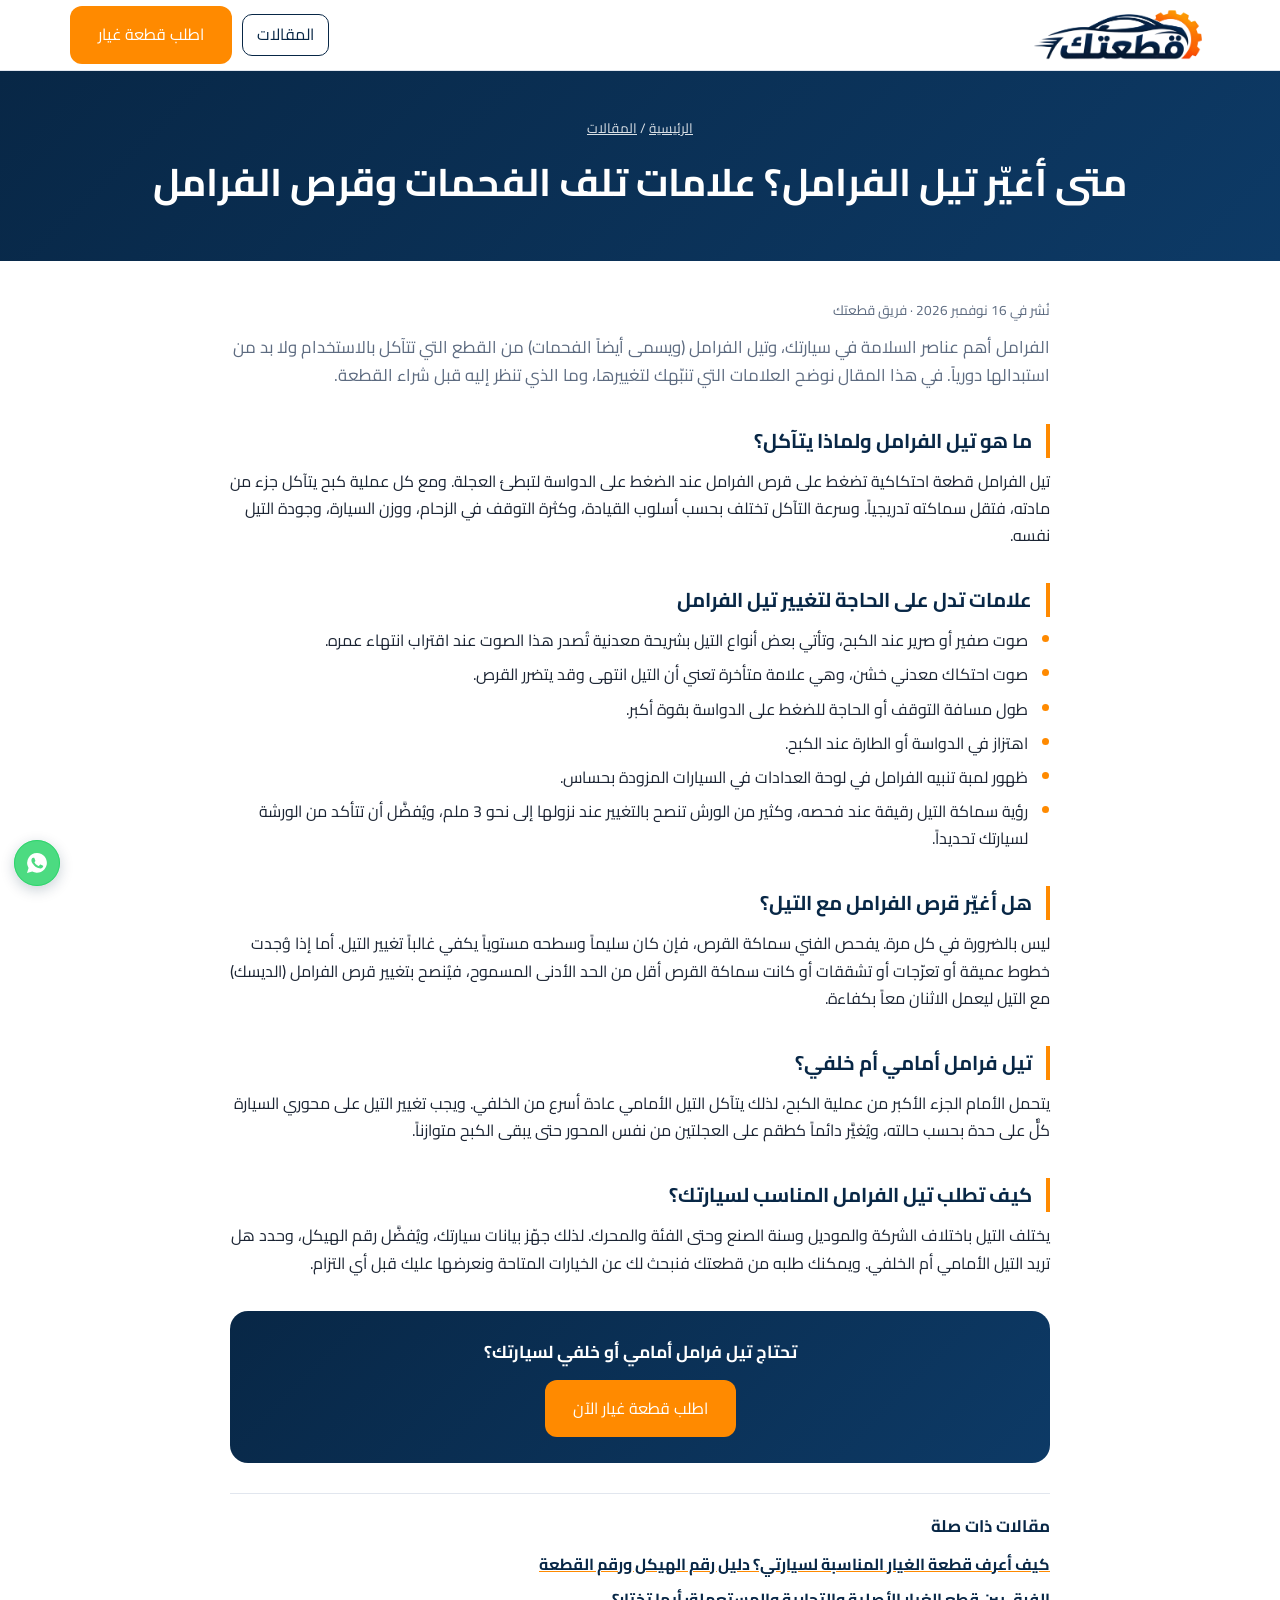
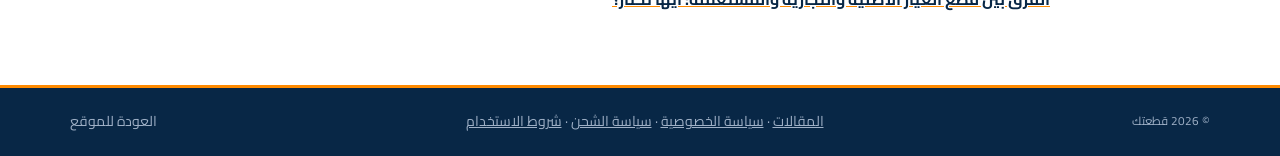
<file: article-brake-pads.html>
<!DOCTYPE html>
<html lang="ar" dir="rtl">
<head>
<meta charset="utf-8">
<meta name="viewport" content="width=device-width, initial-scale=1">
<title>متى أغيّر تيل الفرامل؟ علامات تلف الفحمات وقرص الفرامل | قطعتك</title>
<meta name="description" content="تعرف على علامات تلف تيل الفرامل (الفحمات)، ومتى تغيّر قرص الفرامل، والفرق بين التيل الأمامي والخلفي، وكيف تطلب القطعة المناسبة لسيارتك.">
<meta name="keywords" content="تيل فرامل, فحمات فرامل, تغيير تيل الفرامل, قرص فرامل, علامات تلف الفرامل, تيل فرامل أمامي, تيل فرامل خلفي, قطع غيار السيارات">
<meta name="robots" content="index,follow,max-image-preview:large">
<meta name="theme-color" content="#082746">
<link rel="canonical" href="https://dgf3388-dotcom.github.io/qatatuk/article-brake-pads.html">
<meta property="og:type" content="article">
<meta property="og:site_name" content="قطعتك">
<meta property="og:title" content="متى أغيّر تيل الفرامل؟ علامات تلف الفحمات وقرص الفرامل | قطعتك">
<meta property="og:description" content="تعرف على علامات تلف تيل الفرامل (الفحمات)، ومتى تغيّر قرص الفرامل، والفرق بين التيل الأمامي والخلفي، وكيف تطلب القطعة المناسبة لسيارتك.">
<meta property="og:url" content="https://dgf3388-dotcom.github.io/qatatuk/article-brake-pads.html">
<meta property="og:image" content="https://dgf3388-dotcom.github.io/qatatuk/og-image.jpg">
<meta property="og:locale" content="ar_SA">
<meta name="twitter:card" content="summary_large_image">
<link rel="manifest" href="manifest.webmanifest">
<link rel="icon" type="image/png" sizes="48x48" href="favicon-48.png">
<link rel="apple-touch-icon" href="apple-touch-icon.png">
<link rel="preconnect" href="https://fonts.googleapis.com"><link rel="preconnect" href="https://fonts.gstatic.com" crossorigin>
<link href="https://fonts.googleapis.com/css2?family=Cairo:wght@400;600;700;800;900&display=swap" rel="stylesheet">
<link rel="stylesheet" href="styles.css?v=20261224">
<style>
.doc-hero{background:linear-gradient(135deg,var(--navy),var(--navy2));color:#fff;padding:46px 0 40px;text-align:center}
.doc-hero h1{font-size:clamp(1.7rem,4vw,2.4rem);margin-bottom:6px}
.doc-hero p{opacity:.85;font-size:.95rem}
.doc{max-width:820px;margin:0 auto;padding:38px 0 60px}
.doc .lead{font-size:1.05rem;color:var(--muted);margin-bottom:22px}
.doc h2{color:var(--navy);font-size:1.25rem;margin:34px 0 10px;padding-inline-start:14px;border-inline-start:4px solid var(--orange);scroll-margin-top:90px}
.doc p{margin-bottom:10px}
.doc ul{margin:0 0 12px;padding-inline-start:22px;display:grid;gap:7px}
.doc li::marker{color:var(--orange)}
.doc b{color:var(--navy)}
.toc{background:var(--gray);border:1px solid var(--line);border-radius:14px;padding:16px 22px;margin-bottom:8px}
.toc ol{margin-top:8px;padding-inline-start:22px;columns:2;column-gap:30px}
.toc li{break-inside:avoid;margin-bottom:4px}
.toc a{color:var(--navy);font-weight:600}.toc a:hover{color:var(--orange)}
@media(max-width:600px){.toc ol{columns:1}}
.doc-top{display:flex;gap:10px;align-items:center}
.site-footer.mini{padding:22px 0}
.site-footer.mini .foot-bottom{border:0;padding:0;margin:0;display:flex;justify-content:space-between;flex-wrap:wrap;gap:8px}
.site-footer.mini a:hover{color:var(--orange)}

.crumbs{font-size:.85rem;opacity:.85;margin-bottom:10px}.crumbs a{text-decoration:underline}
.art-meta{color:var(--muted);font-size:.85rem;margin-bottom:18px}
.cta-box{background:linear-gradient(135deg,var(--navy),var(--navy2));color:#fff;border-radius:18px;padding:26px 22px;text-align:center;margin:34px 0 10px}
.cta-box p{margin:0 0 14px;font-weight:700;font-size:1.08rem;color:#fff}
.cta-box .btn{display:inline-flex}
.rel{margin-top:30px;border-top:1px solid var(--line);padding-top:18px}
.rel h3{color:var(--navy);margin-bottom:10px;font-size:1.05rem}
.rel ul{list-style:none;padding:0;display:grid;gap:8px}
.rel a{color:var(--navy);font-weight:700;text-decoration:underline;text-decoration-color:var(--orange)}
.art-grid{display:grid;grid-template-columns:repeat(auto-fit,minmax(280px,1fr));gap:18px;padding:34px 0 60px}
.art-card{display:flex;flex-direction:column;gap:8px;background:#fff;border:1px solid var(--line);border-radius:16px;padding:22px;box-shadow:0 2px 10px rgba(8,39,70,.05);transition:transform .25s,box-shadow .25s}
.art-card:hover{transform:translateY(-4px);box-shadow:var(--sh)}
.art-card h2{font-size:1.1rem;color:var(--navy);line-height:1.6}
.art-card p{color:var(--muted);font-size:.92rem}
.art-card .more{margin-top:auto;color:var(--orange2);font-weight:800;font-size:.9rem}
.doc-top .btn{white-space:nowrap}
@media(max-width:560px){.doc-top .btn{display:none}}
.art-tag{align-self:flex-start;background:rgba(255,138,0,.12);color:#9a5300;border-radius:999px;padding:2px 10px;font-size:.75rem;font-weight:700}
</style>
<script type="application/ld+json">{"@context": "https://schema.org", "@graph": [{"@type": "Article", "headline": "متى أغيّر تيل الفرامل؟ علامات تلف الفحمات وقرص الفرامل", "description": "تعرف على علامات تلف تيل الفرامل (الفحمات)، ومتى تغيّر قرص الفرامل، والفرق بين التيل الأمامي والخلفي، وكيف تطلب القطعة المناسبة لسيارتك.", "inLanguage": "ar", "datePublished": "2026-11-16", "dateModified": "2026-11-16", "author": {"@type": "Organization", "name": "قطعتك"}, "publisher": {"@type": "Organization", "name": "قطعتك", "logo": {"@type": "ImageObject", "url": "https://dgf3388-dotcom.github.io/qatatuk/icon-512.png"}}, "mainEntityOfPage": "https://dgf3388-dotcom.github.io/qatatuk/article-brake-pads.html", "image": "https://dgf3388-dotcom.github.io/qatatuk/og-image.jpg", "keywords": "تيل فرامل, فحمات فرامل, تغيير تيل الفرامل, قرص فرامل, علامات تلف الفرامل, تيل فرامل أمامي, تيل فرامل خلفي, قطع غيار السيارات"}, {"@type": "BreadcrumbList", "itemListElement": [{"@type": "ListItem", "position": 1, "name": "قطعتك", "item": "https://dgf3388-dotcom.github.io/qatatuk/"}, {"@type": "ListItem", "position": 2, "name": "المقالات", "item": "https://dgf3388-dotcom.github.io/qatatuk/articles.html"}, {"@type": "ListItem", "position": 3, "name": "متى أغيّر تيل الفرامل؟ علامات تلف الفحمات وقرص الفرامل", "item": "https://dgf3388-dotcom.github.io/qatatuk/article-brake-pads.html"}]}]}</script>
</head>
<body>
<header><div class="container nav">
  <a href="index.html" class="logo logo-anim" aria-label="قطعتك"><img src="logo-head.png" alt="قطعتك" width="182" height="50"></a>
  <div class="doc-top"><a class="lang" href="articles.html" style="display:inline-block;text-align:center">المقالات</a><a class="btn btn-primary" href="index.html#request">اطلب قطعة غيار</a></div>
</div></header>
<main>
<div class="doc-hero"><div class="container"><div class="crumbs"><a href="index.html">الرئيسية</a> / <a href="articles.html">المقالات</a></div><h1>متى أغيّر تيل الفرامل؟ علامات تلف الفحمات وقرص الفرامل</h1></div></div>
<div class="container"><article class="doc">
<p class="art-meta">نُشر في 16 نوفمبر 2026 · فريق قطعتك</p>
<p class="lead">الفرامل أهم عناصر السلامة في سيارتك، وتيل الفرامل (ويسمى أيضاً الفحمات) من القطع التي تتآكل بالاستخدام ولا بد من استبدالها دورياً. في هذا المقال نوضح العلامات التي تنبّهك لتغييرها، وما الذي تنظر إليه قبل شراء القطعة.</p>
<h2>ما هو تيل الفرامل ولماذا يتآكل؟</h2>
<p>تيل الفرامل قطعة احتكاكية تضغط على قرص الفرامل عند الضغط على الدواسة لتبطئ العجلة. ومع كل عملية كبح يتآكل جزء من مادته، فتقل سماكته تدريجياً. وسرعة التآكل تختلف بحسب أسلوب القيادة، وكثرة التوقف في الزحام، ووزن السيارة، وجودة التيل نفسه.</p>
<h2>علامات تدل على الحاجة لتغيير تيل الفرامل</h2>
<ul><li>صوت صفير أو صرير عند الكبح، وتأتي بعض أنواع التيل بشريحة معدنية تُصدر هذا الصوت عند اقتراب انتهاء عمره.</li><li>صوت احتكاك معدني خشن، وهي علامة متأخرة تعني أن التيل انتهى وقد يتضرر القرص.</li><li>طول مسافة التوقف أو الحاجة للضغط على الدواسة بقوة أكبر.</li><li>اهتزاز في الدواسة أو الطارة عند الكبح.</li><li>ظهور لمبة تنبيه الفرامل في لوحة العدادات في السيارات المزودة بحساس.</li><li>رؤية سماكة التيل رقيقة عند فحصه، وكثير من الورش تنصح بالتغيير عند نزولها إلى نحو 3 ملم، ويُفضَّل أن تتأكد من الورشة لسيارتك تحديداً.</li></ul>
<h2>هل أغيّر قرص الفرامل مع التيل؟</h2>
<p>ليس بالضرورة في كل مرة. يفحص الفني سماكة القرص، فإن كان سليماً وسطحه مستوياً يكفي غالباً تغيير التيل. أما إذا وُجدت خطوط عميقة أو تعرّجات أو تشققات أو كانت سماكة القرص أقل من الحد الأدنى المسموح، فيُنصح بتغيير قرص الفرامل (الديسك) مع التيل ليعمل الاثنان معاً بكفاءة.</p>
<h2>تيل فرامل أمامي أم خلفي؟</h2>
<p>يتحمل الأمام الجزء الأكبر من عملية الكبح، لذلك يتآكل التيل الأمامي عادة أسرع من الخلفي. ويجب تغيير التيل على محوري السيارة كلٌّ على حدة بحسب حالته، ويُغيَّر دائماً كطقم على العجلتين من نفس المحور حتى يبقى الكبح متوازناً.</p>
<h2>كيف تطلب تيل الفرامل المناسب لسيارتك؟</h2>
<p>يختلف التيل باختلاف الشركة والموديل وسنة الصنع وحتى الفئة والمحرك. لذلك جهّز بيانات سيارتك، ويُفضَّل رقم الهيكل، وحدد هل تريد التيل الأمامي أم الخلفي. ويمكنك طلبه من قطعتك فنبحث لك عن الخيارات المتاحة ونعرضها عليك قبل أي التزام.</p>
<div class="cta-box"><p>تحتاج تيل فرامل أمامي أو خلفي لسيارتك؟</p><a class="btn btn-primary btn-attn" href="index.html#request">اطلب قطعة غيار الآن</a></div>
<div class="rel"><h3>مقالات ذات صلة</h3><ul><li><a href="article-find-right-part.html">كيف أعرف قطعة الغيار المناسبة لسيارتي؟ دليل رقم الهيكل ورقم القطعة</a></li><li><a href="article-genuine-vs-aftermarket.html">الفرق بين قطع الغيار الأصلية والتجارية والمستعملة: أيها تختار؟</a></li></ul></div>
</article></div>
</main>
<footer class="site-footer mini"><div class="container"><div class="foot-bottom"><small>© <span id="yr"></span> قطعتك</small><span class="foot-legal"><a href="articles.html">المقالات</a> · <a href="privacy.html">سياسة الخصوصية</a> · <a href="shipping.html">سياسة الشحن</a> · <a href="terms.html">شروط الاستخدام</a></span><a href="index.html">العودة للموقع</a></div></div></footer>
<script src="config.js?v=20261224"></script>
<script src="wa-float.js?v=20261224" defer></script>
<script>document.getElementById('yr').textContent=new Date().getFullYear();</script>
</body>
</html>
</file>
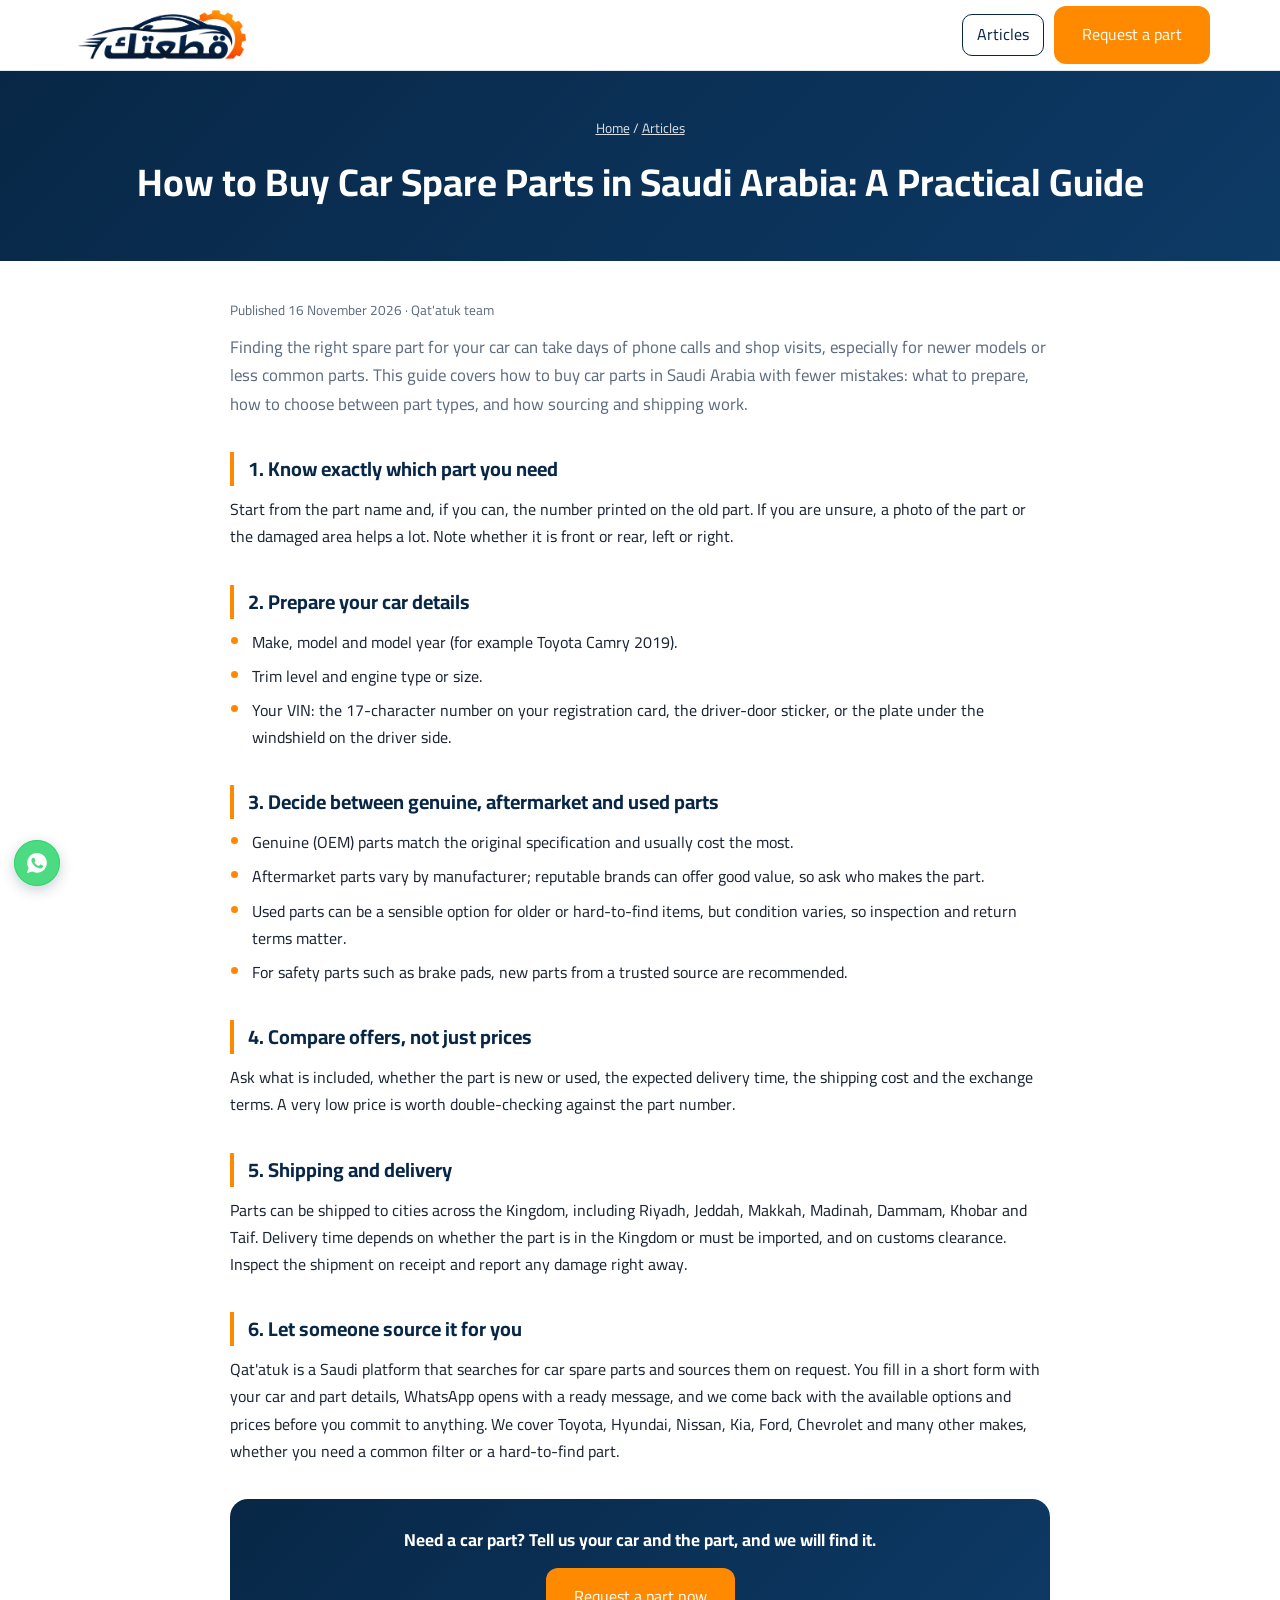
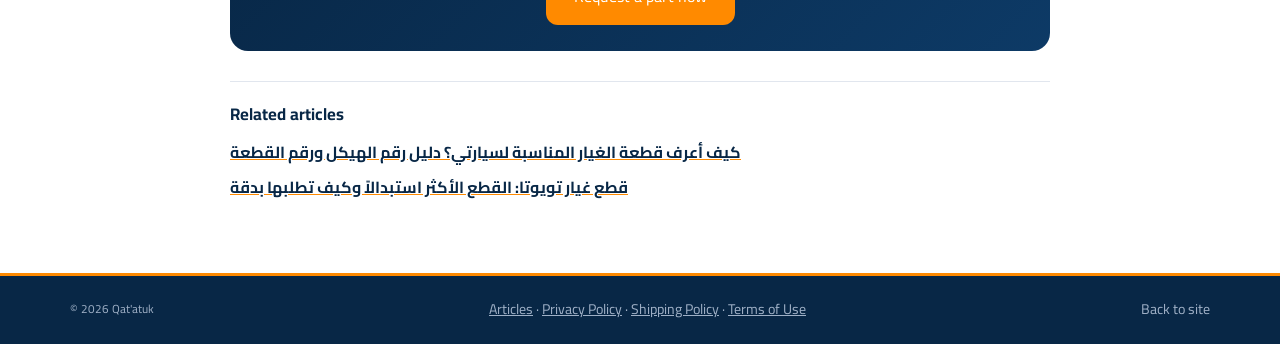
<file: article-buy-car-parts-saudi.html>
<!DOCTYPE html>
<html lang="en" dir="ltr">
<head>
<meta charset="utf-8">
<meta name="viewport" content="width=device-width, initial-scale=1">
<title>How to Buy Car Spare Parts in Saudi Arabia: A Practical Guide | Qat&#x27;atuk</title>
<meta name="description" content="A practical guide to buying car spare parts in Saudi Arabia: how to match the right part with your VIN, genuine vs aftermarket parts, shipping across the Kingdom, and how to order.">
<meta name="keywords" content="car spare parts, car parts Saudi Arabia, auto parts Saudi Arabia, buy spare parts online, Toyota spare parts, genuine vs aftermarket parts, VIN part number, spare parts delivery KSA">
<meta name="robots" content="index,follow,max-image-preview:large">
<meta name="theme-color" content="#082746">
<link rel="canonical" href="https://dgf3388-dotcom.github.io/qatatuk/article-buy-car-parts-saudi.html">
<meta property="og:type" content="article">
<meta property="og:site_name" content="Qat'atuk">
<meta property="og:title" content="How to Buy Car Spare Parts in Saudi Arabia: A Practical Guide | Qat&#x27;atuk">
<meta property="og:description" content="A practical guide to buying car spare parts in Saudi Arabia: how to match the right part with your VIN, genuine vs aftermarket parts, shipping across the Kingdom, and how to order.">
<meta property="og:url" content="https://dgf3388-dotcom.github.io/qatatuk/article-buy-car-parts-saudi.html">
<meta property="og:image" content="https://dgf3388-dotcom.github.io/qatatuk/og-image.jpg">
<meta property="og:locale" content="en_US">
<meta name="twitter:card" content="summary_large_image">
<link rel="manifest" href="manifest.webmanifest">
<link rel="icon" type="image/png" sizes="48x48" href="favicon-48.png">
<link rel="apple-touch-icon" href="apple-touch-icon.png">
<link rel="preconnect" href="https://fonts.googleapis.com"><link rel="preconnect" href="https://fonts.gstatic.com" crossorigin>
<link href="https://fonts.googleapis.com/css2?family=Cairo:wght@400;600;700;800;900&display=swap" rel="stylesheet">
<link rel="stylesheet" href="styles.css?v=20261224">
<style>
.doc-hero{background:linear-gradient(135deg,var(--navy),var(--navy2));color:#fff;padding:46px 0 40px;text-align:center}
.doc-hero h1{font-size:clamp(1.7rem,4vw,2.4rem);margin-bottom:6px}
.doc-hero p{opacity:.85;font-size:.95rem}
.doc{max-width:820px;margin:0 auto;padding:38px 0 60px}
.doc .lead{font-size:1.05rem;color:var(--muted);margin-bottom:22px}
.doc h2{color:var(--navy);font-size:1.25rem;margin:34px 0 10px;padding-inline-start:14px;border-inline-start:4px solid var(--orange);scroll-margin-top:90px}
.doc p{margin-bottom:10px}
.doc ul{margin:0 0 12px;padding-inline-start:22px;display:grid;gap:7px}
.doc li::marker{color:var(--orange)}
.doc b{color:var(--navy)}
.toc{background:var(--gray);border:1px solid var(--line);border-radius:14px;padding:16px 22px;margin-bottom:8px}
.toc ol{margin-top:8px;padding-inline-start:22px;columns:2;column-gap:30px}
.toc li{break-inside:avoid;margin-bottom:4px}
.toc a{color:var(--navy);font-weight:600}.toc a:hover{color:var(--orange)}
@media(max-width:600px){.toc ol{columns:1}}
.doc-top{display:flex;gap:10px;align-items:center}
.site-footer.mini{padding:22px 0}
.site-footer.mini .foot-bottom{border:0;padding:0;margin:0;display:flex;justify-content:space-between;flex-wrap:wrap;gap:8px}
.site-footer.mini a:hover{color:var(--orange)}

.crumbs{font-size:.85rem;opacity:.85;margin-bottom:10px}.crumbs a{text-decoration:underline}
.art-meta{color:var(--muted);font-size:.85rem;margin-bottom:18px}
.cta-box{background:linear-gradient(135deg,var(--navy),var(--navy2));color:#fff;border-radius:18px;padding:26px 22px;text-align:center;margin:34px 0 10px}
.cta-box p{margin:0 0 14px;font-weight:700;font-size:1.08rem;color:#fff}
.cta-box .btn{display:inline-flex}
.rel{margin-top:30px;border-top:1px solid var(--line);padding-top:18px}
.rel h3{color:var(--navy);margin-bottom:10px;font-size:1.05rem}
.rel ul{list-style:none;padding:0;display:grid;gap:8px}
.rel a{color:var(--navy);font-weight:700;text-decoration:underline;text-decoration-color:var(--orange)}
.art-grid{display:grid;grid-template-columns:repeat(auto-fit,minmax(280px,1fr));gap:18px;padding:34px 0 60px}
.art-card{display:flex;flex-direction:column;gap:8px;background:#fff;border:1px solid var(--line);border-radius:16px;padding:22px;box-shadow:0 2px 10px rgba(8,39,70,.05);transition:transform .25s,box-shadow .25s}
.art-card:hover{transform:translateY(-4px);box-shadow:var(--sh)}
.art-card h2{font-size:1.1rem;color:var(--navy);line-height:1.6}
.art-card p{color:var(--muted);font-size:.92rem}
.art-card .more{margin-top:auto;color:var(--orange2);font-weight:800;font-size:.9rem}
.doc-top .btn{white-space:nowrap}
@media(max-width:560px){.doc-top .btn{display:none}}
.art-tag{align-self:flex-start;background:rgba(255,138,0,.12);color:#9a5300;border-radius:999px;padding:2px 10px;font-size:.75rem;font-weight:700}
</style>
<script type="application/ld+json">{"@context": "https://schema.org", "@graph": [{"@type": "Article", "headline": "How to Buy Car Spare Parts in Saudi Arabia: A Practical Guide", "description": "A practical guide to buying car spare parts in Saudi Arabia: how to match the right part with your VIN, genuine vs aftermarket parts, shipping across the Kingdom, and how to order.", "inLanguage": "en", "datePublished": "2026-11-16", "dateModified": "2026-11-16", "author": {"@type": "Organization", "name": "قطعتك"}, "publisher": {"@type": "Organization", "name": "قطعتك", "logo": {"@type": "ImageObject", "url": "https://dgf3388-dotcom.github.io/qatatuk/icon-512.png"}}, "mainEntityOfPage": "https://dgf3388-dotcom.github.io/qatatuk/article-buy-car-parts-saudi.html", "image": "https://dgf3388-dotcom.github.io/qatatuk/og-image.jpg", "keywords": "car spare parts, car parts Saudi Arabia, auto parts Saudi Arabia, buy spare parts online, Toyota spare parts, genuine vs aftermarket parts, VIN part number, spare parts delivery KSA"}, {"@type": "BreadcrumbList", "itemListElement": [{"@type": "ListItem", "position": 1, "name": "Qat'atuk", "item": "https://dgf3388-dotcom.github.io/qatatuk/"}, {"@type": "ListItem", "position": 2, "name": "Articles", "item": "https://dgf3388-dotcom.github.io/qatatuk/articles.html"}, {"@type": "ListItem", "position": 3, "name": "How to Buy Car Spare Parts in Saudi Arabia: A Practical Guide", "item": "https://dgf3388-dotcom.github.io/qatatuk/article-buy-car-parts-saudi.html"}]}]}</script>
</head>
<body>
<header><div class="container nav">
  <a href="index.html" class="logo logo-anim" aria-label="Qat'atuk"><img src="logo-head.png" alt="Qat'atuk" width="182" height="50"></a>
  <div class="doc-top"><a class="lang" href="articles.html" style="display:inline-block;text-align:center">Articles</a><a class="btn btn-primary" href="index.html#request">Request a part</a></div>
</div></header>
<main>
<div class="doc-hero"><div class="container"><div class="crumbs"><a href="index.html">Home</a> / <a href="articles.html">Articles</a></div><h1>How to Buy Car Spare Parts in Saudi Arabia: A Practical Guide</h1></div></div>
<div class="container"><article class="doc">
<p class="art-meta">Published 16 November 2026 · Qat'atuk team</p>
<p class="lead">Finding the right spare part for your car can take days of phone calls and shop visits, especially for newer models or less common parts. This guide covers how to buy car parts in Saudi Arabia with fewer mistakes: what to prepare, how to choose between part types, and how sourcing and shipping work.</p>
<h2>1. Know exactly which part you need</h2>
<p>Start from the part name and, if you can, the number printed on the old part. If you are unsure, a photo of the part or the damaged area helps a lot. Note whether it is front or rear, left or right.</p>
<h2>2. Prepare your car details</h2>
<ul><li>Make, model and model year (for example Toyota Camry 2019).</li><li>Trim level and engine type or size.</li><li>Your VIN: the 17-character number on your registration card, the driver-door sticker, or the plate under the windshield on the driver side.</li></ul>
<h2>3. Decide between genuine, aftermarket and used parts</h2>
<ul><li>Genuine (OEM) parts match the original specification and usually cost the most.</li><li>Aftermarket parts vary by manufacturer; reputable brands can offer good value, so ask who makes the part.</li><li>Used parts can be a sensible option for older or hard-to-find items, but condition varies, so inspection and return terms matter.</li><li>For safety parts such as brake pads, new parts from a trusted source are recommended.</li></ul>
<h2>4. Compare offers, not just prices</h2>
<p>Ask what is included, whether the part is new or used, the expected delivery time, the shipping cost and the exchange terms. A very low price is worth double-checking against the part number.</p>
<h2>5. Shipping and delivery</h2>
<p>Parts can be shipped to cities across the Kingdom, including Riyadh, Jeddah, Makkah, Madinah, Dammam, Khobar and Taif. Delivery time depends on whether the part is in the Kingdom or must be imported, and on customs clearance. Inspect the shipment on receipt and report any damage right away.</p>
<h2>6. Let someone source it for you</h2>
<p>Qat&#x27;atuk is a Saudi platform that searches for car spare parts and sources them on request. You fill in a short form with your car and part details, WhatsApp opens with a ready message, and we come back with the available options and prices before you commit to anything. We cover Toyota, Hyundai, Nissan, Kia, Ford, Chevrolet and many other makes, whether you need a common filter or a hard-to-find part.</p>
<div class="cta-box"><p>Need a car part? Tell us your car and the part, and we will find it.</p><a class="btn btn-primary btn-attn" href="index.html#request">Request a part now</a></div>
<div class="rel"><h3>Related articles</h3><ul><li><a href="article-find-right-part.html">كيف أعرف قطعة الغيار المناسبة لسيارتي؟ دليل رقم الهيكل ورقم القطعة</a></li><li><a href="article-toyota-parts.html">قطع غيار تويوتا: القطع الأكثر استبدالاً وكيف تطلبها بدقة</a></li></ul></div>
</article></div>
</main>
<footer class="site-footer mini"><div class="container"><div class="foot-bottom"><small>© <span id="yr"></span> Qat'atuk</small><span class="foot-legal"><a href="articles.html">Articles</a> · <a href="privacy.html">Privacy Policy</a> · <a href="shipping.html">Shipping Policy</a> · <a href="terms.html">Terms of Use</a></span><a href="index.html">Back to site</a></div></div></footer>
<script src="config.js?v=20261224"></script>
<script src="wa-float.js?v=20261224" defer></script>
<script>document.getElementById('yr').textContent=new Date().getFullYear();</script>
</body>
</html>
</file>
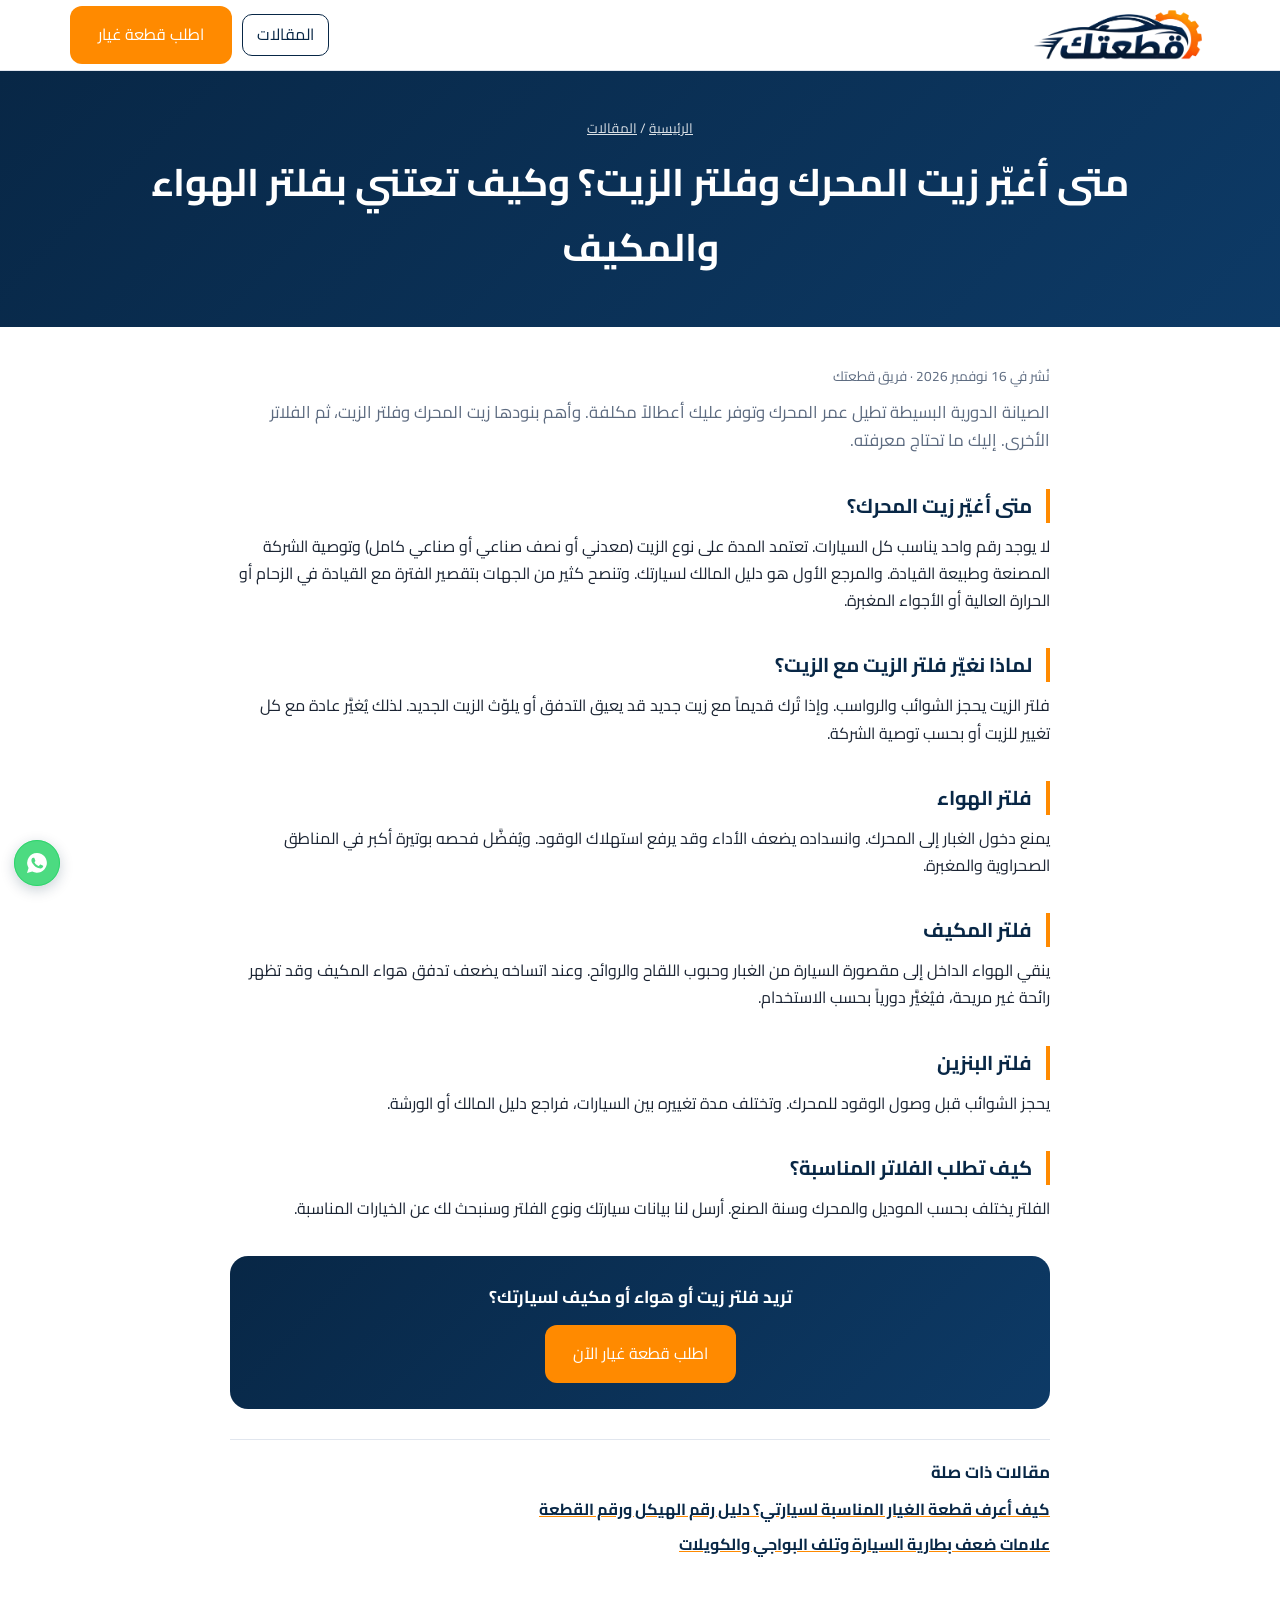
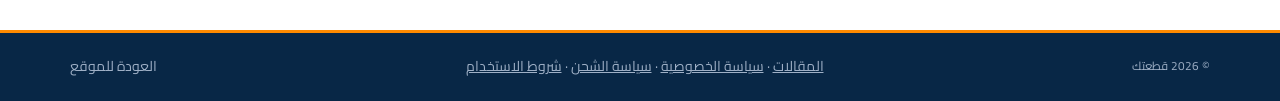
<file: article-engine-oil-filters.html>
<!DOCTYPE html>
<html lang="ar" dir="rtl">
<head>
<meta charset="utf-8">
<meta name="viewport" content="width=device-width, initial-scale=1">
<title>متى أغيّر زيت المحرك وفلتر الزيت؟ وكيف تعتني بفلتر الهواء والمكيف | قطعتك</title>
<meta name="description" content="متى يلزم تغيير زيت المحرك وفلتر الزيت، وما دور فلتر الهواء وفلتر المكيف، ونصائح للصيانة الدورية في الأجواء المغبرة والحارة.">
<meta name="keywords" content="زيت محرك, فلتر زيت, فلتر هواء, فلتر مكيف, تغيير زيت المحرك, صيانة السيارة الدورية, فلتر بنزين, قطع غيار السيارات">
<meta name="robots" content="index,follow,max-image-preview:large">
<meta name="theme-color" content="#082746">
<link rel="canonical" href="https://dgf3388-dotcom.github.io/qatatuk/article-engine-oil-filters.html">
<meta property="og:type" content="article">
<meta property="og:site_name" content="قطعتك">
<meta property="og:title" content="متى أغيّر زيت المحرك وفلتر الزيت؟ وكيف تعتني بفلتر الهواء والمكيف | قطعتك">
<meta property="og:description" content="متى يلزم تغيير زيت المحرك وفلتر الزيت، وما دور فلتر الهواء وفلتر المكيف، ونصائح للصيانة الدورية في الأجواء المغبرة والحارة.">
<meta property="og:url" content="https://dgf3388-dotcom.github.io/qatatuk/article-engine-oil-filters.html">
<meta property="og:image" content="https://dgf3388-dotcom.github.io/qatatuk/og-image.jpg">
<meta property="og:locale" content="ar_SA">
<meta name="twitter:card" content="summary_large_image">
<link rel="manifest" href="manifest.webmanifest">
<link rel="icon" type="image/png" sizes="48x48" href="favicon-48.png">
<link rel="apple-touch-icon" href="apple-touch-icon.png">
<link rel="preconnect" href="https://fonts.googleapis.com"><link rel="preconnect" href="https://fonts.gstatic.com" crossorigin>
<link href="https://fonts.googleapis.com/css2?family=Cairo:wght@400;600;700;800;900&display=swap" rel="stylesheet">
<link rel="stylesheet" href="styles.css?v=20261224">
<style>
.doc-hero{background:linear-gradient(135deg,var(--navy),var(--navy2));color:#fff;padding:46px 0 40px;text-align:center}
.doc-hero h1{font-size:clamp(1.7rem,4vw,2.4rem);margin-bottom:6px}
.doc-hero p{opacity:.85;font-size:.95rem}
.doc{max-width:820px;margin:0 auto;padding:38px 0 60px}
.doc .lead{font-size:1.05rem;color:var(--muted);margin-bottom:22px}
.doc h2{color:var(--navy);font-size:1.25rem;margin:34px 0 10px;padding-inline-start:14px;border-inline-start:4px solid var(--orange);scroll-margin-top:90px}
.doc p{margin-bottom:10px}
.doc ul{margin:0 0 12px;padding-inline-start:22px;display:grid;gap:7px}
.doc li::marker{color:var(--orange)}
.doc b{color:var(--navy)}
.toc{background:var(--gray);border:1px solid var(--line);border-radius:14px;padding:16px 22px;margin-bottom:8px}
.toc ol{margin-top:8px;padding-inline-start:22px;columns:2;column-gap:30px}
.toc li{break-inside:avoid;margin-bottom:4px}
.toc a{color:var(--navy);font-weight:600}.toc a:hover{color:var(--orange)}
@media(max-width:600px){.toc ol{columns:1}}
.doc-top{display:flex;gap:10px;align-items:center}
.site-footer.mini{padding:22px 0}
.site-footer.mini .foot-bottom{border:0;padding:0;margin:0;display:flex;justify-content:space-between;flex-wrap:wrap;gap:8px}
.site-footer.mini a:hover{color:var(--orange)}

.crumbs{font-size:.85rem;opacity:.85;margin-bottom:10px}.crumbs a{text-decoration:underline}
.art-meta{color:var(--muted);font-size:.85rem;margin-bottom:18px}
.cta-box{background:linear-gradient(135deg,var(--navy),var(--navy2));color:#fff;border-radius:18px;padding:26px 22px;text-align:center;margin:34px 0 10px}
.cta-box p{margin:0 0 14px;font-weight:700;font-size:1.08rem;color:#fff}
.cta-box .btn{display:inline-flex}
.rel{margin-top:30px;border-top:1px solid var(--line);padding-top:18px}
.rel h3{color:var(--navy);margin-bottom:10px;font-size:1.05rem}
.rel ul{list-style:none;padding:0;display:grid;gap:8px}
.rel a{color:var(--navy);font-weight:700;text-decoration:underline;text-decoration-color:var(--orange)}
.art-grid{display:grid;grid-template-columns:repeat(auto-fit,minmax(280px,1fr));gap:18px;padding:34px 0 60px}
.art-card{display:flex;flex-direction:column;gap:8px;background:#fff;border:1px solid var(--line);border-radius:16px;padding:22px;box-shadow:0 2px 10px rgba(8,39,70,.05);transition:transform .25s,box-shadow .25s}
.art-card:hover{transform:translateY(-4px);box-shadow:var(--sh)}
.art-card h2{font-size:1.1rem;color:var(--navy);line-height:1.6}
.art-card p{color:var(--muted);font-size:.92rem}
.art-card .more{margin-top:auto;color:var(--orange2);font-weight:800;font-size:.9rem}
.doc-top .btn{white-space:nowrap}
@media(max-width:560px){.doc-top .btn{display:none}}
.art-tag{align-self:flex-start;background:rgba(255,138,0,.12);color:#9a5300;border-radius:999px;padding:2px 10px;font-size:.75rem;font-weight:700}
</style>
<script type="application/ld+json">{"@context": "https://schema.org", "@graph": [{"@type": "Article", "headline": "متى أغيّر زيت المحرك وفلتر الزيت؟ وكيف تعتني بفلتر الهواء والمكيف", "description": "متى يلزم تغيير زيت المحرك وفلتر الزيت، وما دور فلتر الهواء وفلتر المكيف، ونصائح للصيانة الدورية في الأجواء المغبرة والحارة.", "inLanguage": "ar", "datePublished": "2026-11-16", "dateModified": "2026-11-16", "author": {"@type": "Organization", "name": "قطعتك"}, "publisher": {"@type": "Organization", "name": "قطعتك", "logo": {"@type": "ImageObject", "url": "https://dgf3388-dotcom.github.io/qatatuk/icon-512.png"}}, "mainEntityOfPage": "https://dgf3388-dotcom.github.io/qatatuk/article-engine-oil-filters.html", "image": "https://dgf3388-dotcom.github.io/qatatuk/og-image.jpg", "keywords": "زيت محرك, فلتر زيت, فلتر هواء, فلتر مكيف, تغيير زيت المحرك, صيانة السيارة الدورية, فلتر بنزين, قطع غيار السيارات"}, {"@type": "BreadcrumbList", "itemListElement": [{"@type": "ListItem", "position": 1, "name": "قطعتك", "item": "https://dgf3388-dotcom.github.io/qatatuk/"}, {"@type": "ListItem", "position": 2, "name": "المقالات", "item": "https://dgf3388-dotcom.github.io/qatatuk/articles.html"}, {"@type": "ListItem", "position": 3, "name": "متى أغيّر زيت المحرك وفلتر الزيت؟ وكيف تعتني بفلتر الهواء والمكيف", "item": "https://dgf3388-dotcom.github.io/qatatuk/article-engine-oil-filters.html"}]}]}</script>
</head>
<body>
<header><div class="container nav">
  <a href="index.html" class="logo logo-anim" aria-label="قطعتك"><img src="logo-head.png" alt="قطعتك" width="182" height="50"></a>
  <div class="doc-top"><a class="lang" href="articles.html" style="display:inline-block;text-align:center">المقالات</a><a class="btn btn-primary" href="index.html#request">اطلب قطعة غيار</a></div>
</div></header>
<main>
<div class="doc-hero"><div class="container"><div class="crumbs"><a href="index.html">الرئيسية</a> / <a href="articles.html">المقالات</a></div><h1>متى أغيّر زيت المحرك وفلتر الزيت؟ وكيف تعتني بفلتر الهواء والمكيف</h1></div></div>
<div class="container"><article class="doc">
<p class="art-meta">نُشر في 16 نوفمبر 2026 · فريق قطعتك</p>
<p class="lead">الصيانة الدورية البسيطة تطيل عمر المحرك وتوفر عليك أعطالاً مكلفة. وأهم بنودها زيت المحرك وفلتر الزيت، ثم الفلاتر الأخرى. إليك ما تحتاج معرفته.</p>
<h2>متى أغيّر زيت المحرك؟</h2>
<p>لا يوجد رقم واحد يناسب كل السيارات. تعتمد المدة على نوع الزيت (معدني أو نصف صناعي أو صناعي كامل) وتوصية الشركة المصنعة وطبيعة القيادة. والمرجع الأول هو دليل المالك لسيارتك. وتنصح كثير من الجهات بتقصير الفترة مع القيادة في الزحام أو الحرارة العالية أو الأجواء المغبرة.</p>
<h2>لماذا نغيّر فلتر الزيت مع الزيت؟</h2>
<p>فلتر الزيت يحجز الشوائب والرواسب. وإذا تُرك قديماً مع زيت جديد قد يعيق التدفق أو يلوّث الزيت الجديد. لذلك يُغيَّر عادة مع كل تغيير للزيت أو بحسب توصية الشركة.</p>
<h2>فلتر الهواء</h2>
<p>يمنع دخول الغبار إلى المحرك. وانسداده يضعف الأداء وقد يرفع استهلاك الوقود. ويُفضَّل فحصه بوتيرة أكبر في المناطق الصحراوية والمغبرة.</p>
<h2>فلتر المكيف</h2>
<p>ينقي الهواء الداخل إلى مقصورة السيارة من الغبار وحبوب اللقاح والروائح. وعند اتساخه يضعف تدفق هواء المكيف وقد تظهر رائحة غير مريحة، فيُغيَّر دورياً بحسب الاستخدام.</p>
<h2>فلتر البنزين</h2>
<p>يحجز الشوائب قبل وصول الوقود للمحرك. وتختلف مدة تغييره بين السيارات، فراجع دليل المالك أو الورشة.</p>
<h2>كيف تطلب الفلاتر المناسبة؟</h2>
<p>الفلتر يختلف بحسب الموديل والمحرك وسنة الصنع. أرسل لنا بيانات سيارتك ونوع الفلتر وسنبحث لك عن الخيارات المناسبة.</p>
<div class="cta-box"><p>تريد فلتر زيت أو هواء أو مكيف لسيارتك؟</p><a class="btn btn-primary btn-attn" href="index.html#request">اطلب قطعة غيار الآن</a></div>
<div class="rel"><h3>مقالات ذات صلة</h3><ul><li><a href="article-find-right-part.html">كيف أعرف قطعة الغيار المناسبة لسيارتي؟ دليل رقم الهيكل ورقم القطعة</a></li><li><a href="article-battery-spark-plugs.html">علامات ضعف بطارية السيارة وتلف البواجي والكويلات</a></li></ul></div>
</article></div>
</main>
<footer class="site-footer mini"><div class="container"><div class="foot-bottom"><small>© <span id="yr"></span> قطعتك</small><span class="foot-legal"><a href="articles.html">المقالات</a> · <a href="privacy.html">سياسة الخصوصية</a> · <a href="shipping.html">سياسة الشحن</a> · <a href="terms.html">شروط الاستخدام</a></span><a href="index.html">العودة للموقع</a></div></div></footer>
<script src="config.js?v=20261224"></script>
<script src="wa-float.js?v=20261224" defer></script>
<script>document.getElementById('yr').textContent=new Date().getFullYear();</script>
</body>
</html>
</file>
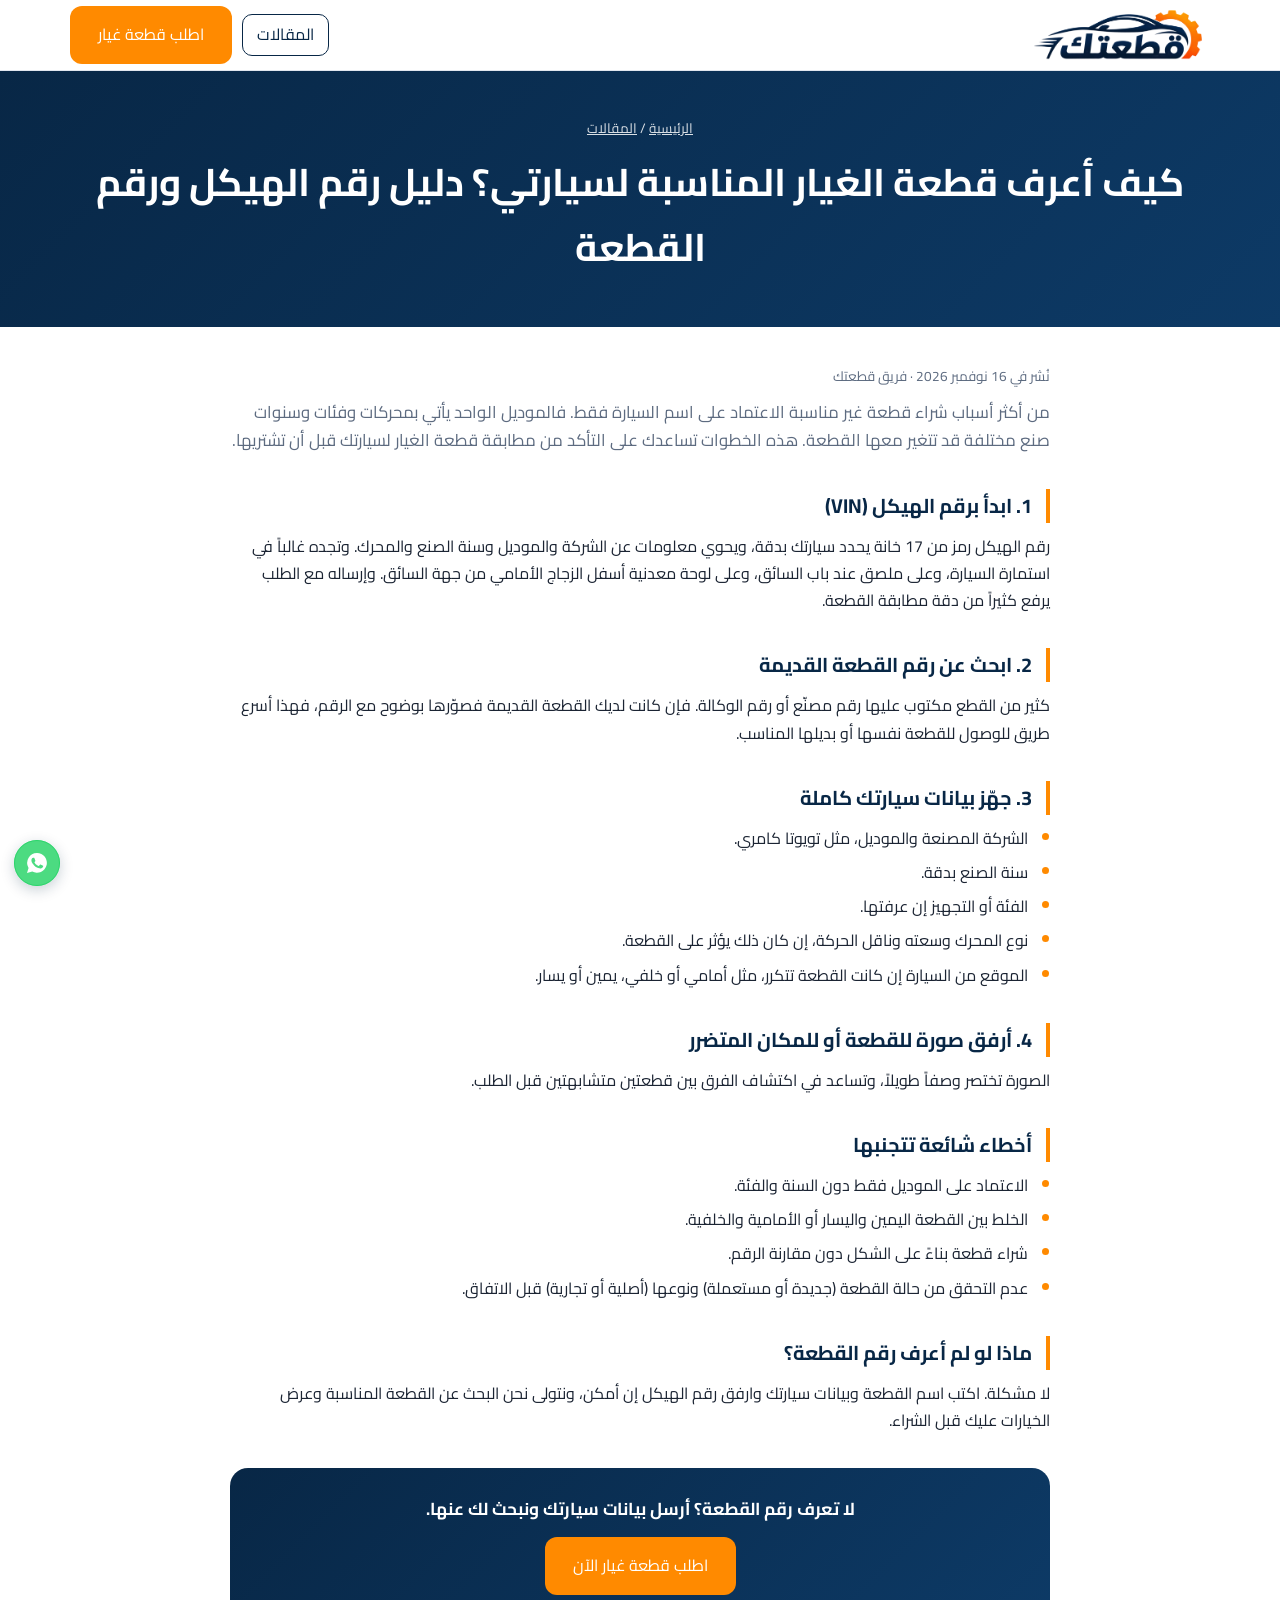
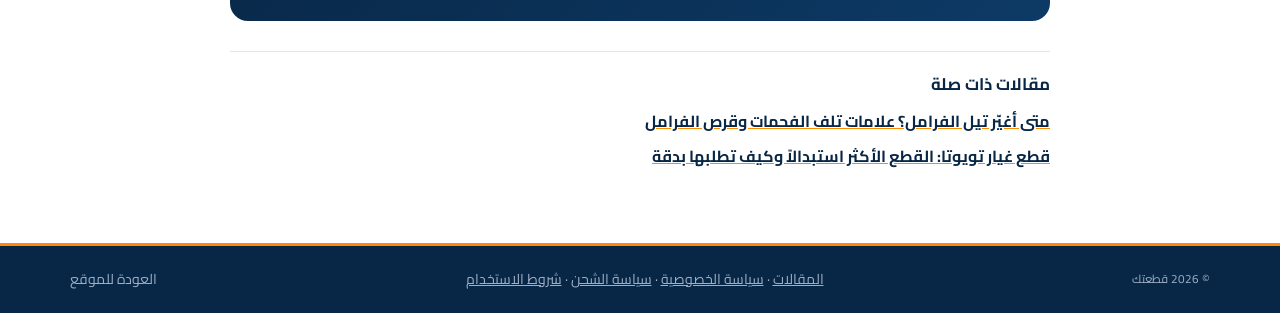
<file: article-find-right-part.html>
<!DOCTYPE html>
<html lang="ar" dir="rtl">
<head>
<meta charset="utf-8">
<meta name="viewport" content="width=device-width, initial-scale=1">
<title>كيف أعرف قطعة الغيار المناسبة لسيارتي؟ دليل رقم الهيكل ورقم القطعة | قطعتك</title>
<meta name="description" content="دليل عملي لمعرفة قطعة الغيار المناسبة لسيارتك: أين تجد رقم الهيكل (VIN)، وكيف تقرأ رقم القطعة القديمة، وما البيانات التي تحتاجها قبل الطلب.">
<meta name="keywords" content="رقم الهيكل, VIN, قطعة الغيار المناسبة, رقم القطعة, مطابقة قطع الغيار, كيف أعرف قطعة الغيار, طلب قطع غيار السيارات, قطع غيار تويوتا">
<meta name="robots" content="index,follow,max-image-preview:large">
<meta name="theme-color" content="#082746">
<link rel="canonical" href="https://dgf3388-dotcom.github.io/qatatuk/article-find-right-part.html">
<meta property="og:type" content="article">
<meta property="og:site_name" content="قطعتك">
<meta property="og:title" content="كيف أعرف قطعة الغيار المناسبة لسيارتي؟ دليل رقم الهيكل ورقم القطعة | قطعتك">
<meta property="og:description" content="دليل عملي لمعرفة قطعة الغيار المناسبة لسيارتك: أين تجد رقم الهيكل (VIN)، وكيف تقرأ رقم القطعة القديمة، وما البيانات التي تحتاجها قبل الطلب.">
<meta property="og:url" content="https://dgf3388-dotcom.github.io/qatatuk/article-find-right-part.html">
<meta property="og:image" content="https://dgf3388-dotcom.github.io/qatatuk/og-image.jpg">
<meta property="og:locale" content="ar_SA">
<meta name="twitter:card" content="summary_large_image">
<link rel="manifest" href="manifest.webmanifest">
<link rel="icon" type="image/png" sizes="48x48" href="favicon-48.png">
<link rel="apple-touch-icon" href="apple-touch-icon.png">
<link rel="preconnect" href="https://fonts.googleapis.com"><link rel="preconnect" href="https://fonts.gstatic.com" crossorigin>
<link href="https://fonts.googleapis.com/css2?family=Cairo:wght@400;600;700;800;900&display=swap" rel="stylesheet">
<link rel="stylesheet" href="styles.css?v=20261224">
<style>
.doc-hero{background:linear-gradient(135deg,var(--navy),var(--navy2));color:#fff;padding:46px 0 40px;text-align:center}
.doc-hero h1{font-size:clamp(1.7rem,4vw,2.4rem);margin-bottom:6px}
.doc-hero p{opacity:.85;font-size:.95rem}
.doc{max-width:820px;margin:0 auto;padding:38px 0 60px}
.doc .lead{font-size:1.05rem;color:var(--muted);margin-bottom:22px}
.doc h2{color:var(--navy);font-size:1.25rem;margin:34px 0 10px;padding-inline-start:14px;border-inline-start:4px solid var(--orange);scroll-margin-top:90px}
.doc p{margin-bottom:10px}
.doc ul{margin:0 0 12px;padding-inline-start:22px;display:grid;gap:7px}
.doc li::marker{color:var(--orange)}
.doc b{color:var(--navy)}
.toc{background:var(--gray);border:1px solid var(--line);border-radius:14px;padding:16px 22px;margin-bottom:8px}
.toc ol{margin-top:8px;padding-inline-start:22px;columns:2;column-gap:30px}
.toc li{break-inside:avoid;margin-bottom:4px}
.toc a{color:var(--navy);font-weight:600}.toc a:hover{color:var(--orange)}
@media(max-width:600px){.toc ol{columns:1}}
.doc-top{display:flex;gap:10px;align-items:center}
.site-footer.mini{padding:22px 0}
.site-footer.mini .foot-bottom{border:0;padding:0;margin:0;display:flex;justify-content:space-between;flex-wrap:wrap;gap:8px}
.site-footer.mini a:hover{color:var(--orange)}

.crumbs{font-size:.85rem;opacity:.85;margin-bottom:10px}.crumbs a{text-decoration:underline}
.art-meta{color:var(--muted);font-size:.85rem;margin-bottom:18px}
.cta-box{background:linear-gradient(135deg,var(--navy),var(--navy2));color:#fff;border-radius:18px;padding:26px 22px;text-align:center;margin:34px 0 10px}
.cta-box p{margin:0 0 14px;font-weight:700;font-size:1.08rem;color:#fff}
.cta-box .btn{display:inline-flex}
.rel{margin-top:30px;border-top:1px solid var(--line);padding-top:18px}
.rel h3{color:var(--navy);margin-bottom:10px;font-size:1.05rem}
.rel ul{list-style:none;padding:0;display:grid;gap:8px}
.rel a{color:var(--navy);font-weight:700;text-decoration:underline;text-decoration-color:var(--orange)}
.art-grid{display:grid;grid-template-columns:repeat(auto-fit,minmax(280px,1fr));gap:18px;padding:34px 0 60px}
.art-card{display:flex;flex-direction:column;gap:8px;background:#fff;border:1px solid var(--line);border-radius:16px;padding:22px;box-shadow:0 2px 10px rgba(8,39,70,.05);transition:transform .25s,box-shadow .25s}
.art-card:hover{transform:translateY(-4px);box-shadow:var(--sh)}
.art-card h2{font-size:1.1rem;color:var(--navy);line-height:1.6}
.art-card p{color:var(--muted);font-size:.92rem}
.art-card .more{margin-top:auto;color:var(--orange2);font-weight:800;font-size:.9rem}
.doc-top .btn{white-space:nowrap}
@media(max-width:560px){.doc-top .btn{display:none}}
.art-tag{align-self:flex-start;background:rgba(255,138,0,.12);color:#9a5300;border-radius:999px;padding:2px 10px;font-size:.75rem;font-weight:700}
</style>
<script type="application/ld+json">{"@context": "https://schema.org", "@graph": [{"@type": "Article", "headline": "كيف أعرف قطعة الغيار المناسبة لسيارتي؟ دليل رقم الهيكل ورقم القطعة", "description": "دليل عملي لمعرفة قطعة الغيار المناسبة لسيارتك: أين تجد رقم الهيكل (VIN)، وكيف تقرأ رقم القطعة القديمة، وما البيانات التي تحتاجها قبل الطلب.", "inLanguage": "ar", "datePublished": "2026-11-16", "dateModified": "2026-11-16", "author": {"@type": "Organization", "name": "قطعتك"}, "publisher": {"@type": "Organization", "name": "قطعتك", "logo": {"@type": "ImageObject", "url": "https://dgf3388-dotcom.github.io/qatatuk/icon-512.png"}}, "mainEntityOfPage": "https://dgf3388-dotcom.github.io/qatatuk/article-find-right-part.html", "image": "https://dgf3388-dotcom.github.io/qatatuk/og-image.jpg", "keywords": "رقم الهيكل, VIN, قطعة الغيار المناسبة, رقم القطعة, مطابقة قطع الغيار, كيف أعرف قطعة الغيار, طلب قطع غيار السيارات, قطع غيار تويوتا"}, {"@type": "BreadcrumbList", "itemListElement": [{"@type": "ListItem", "position": 1, "name": "قطعتك", "item": "https://dgf3388-dotcom.github.io/qatatuk/"}, {"@type": "ListItem", "position": 2, "name": "المقالات", "item": "https://dgf3388-dotcom.github.io/qatatuk/articles.html"}, {"@type": "ListItem", "position": 3, "name": "كيف أعرف قطعة الغيار المناسبة لسيارتي؟ دليل رقم الهيكل ورقم القطعة", "item": "https://dgf3388-dotcom.github.io/qatatuk/article-find-right-part.html"}]}]}</script>
</head>
<body>
<header><div class="container nav">
  <a href="index.html" class="logo logo-anim" aria-label="قطعتك"><img src="logo-head.png" alt="قطعتك" width="182" height="50"></a>
  <div class="doc-top"><a class="lang" href="articles.html" style="display:inline-block;text-align:center">المقالات</a><a class="btn btn-primary" href="index.html#request">اطلب قطعة غيار</a></div>
</div></header>
<main>
<div class="doc-hero"><div class="container"><div class="crumbs"><a href="index.html">الرئيسية</a> / <a href="articles.html">المقالات</a></div><h1>كيف أعرف قطعة الغيار المناسبة لسيارتي؟ دليل رقم الهيكل ورقم القطعة</h1></div></div>
<div class="container"><article class="doc">
<p class="art-meta">نُشر في 16 نوفمبر 2026 · فريق قطعتك</p>
<p class="lead">من أكثر أسباب شراء قطعة غير مناسبة الاعتماد على اسم السيارة فقط. فالموديل الواحد يأتي بمحركات وفئات وسنوات صنع مختلفة قد تتغير معها القطعة. هذه الخطوات تساعدك على التأكد من مطابقة قطعة الغيار لسيارتك قبل أن تشتريها.</p>
<h2>1. ابدأ برقم الهيكل (VIN)</h2>
<p>رقم الهيكل رمز من 17 خانة يحدد سيارتك بدقة، ويحوي معلومات عن الشركة والموديل وسنة الصنع والمحرك. وتجده غالباً في استمارة السيارة، وعلى ملصق عند باب السائق، وعلى لوحة معدنية أسفل الزجاج الأمامي من جهة السائق. وإرساله مع الطلب يرفع كثيراً من دقة مطابقة القطعة.</p>
<h2>2. ابحث عن رقم القطعة القديمة</h2>
<p>كثير من القطع مكتوب عليها رقم مصنّع أو رقم الوكالة. فإن كانت لديك القطعة القديمة فصوّرها بوضوح مع الرقم، فهذا أسرع طريق للوصول للقطعة نفسها أو بديلها المناسب.</p>
<h2>3. جهّز بيانات سيارتك كاملة</h2>
<ul><li>الشركة المصنعة والموديل، مثل تويوتا كامري.</li><li>سنة الصنع بدقة.</li><li>الفئة أو التجهيز إن عرفتها.</li><li>نوع المحرك وسعته وناقل الحركة، إن كان ذلك يؤثر على القطعة.</li><li>الموقع من السيارة إن كانت القطعة تتكرر، مثل أمامي أو خلفي، يمين أو يسار.</li></ul>
<h2>4. أرفق صورة للقطعة أو للمكان المتضرر</h2>
<p>الصورة تختصر وصفاً طويلاً، وتساعد في اكتشاف الفرق بين قطعتين متشابهتين قبل الطلب.</p>
<h2>أخطاء شائعة تتجنبها</h2>
<ul><li>الاعتماد على الموديل فقط دون السنة والفئة.</li><li>الخلط بين القطعة اليمين واليسار أو الأمامية والخلفية.</li><li>شراء قطعة بناءً على الشكل دون مقارنة الرقم.</li><li>عدم التحقق من حالة القطعة (جديدة أو مستعملة) ونوعها (أصلية أو تجارية) قبل الاتفاق.</li></ul>
<h2>ماذا لو لم أعرف رقم القطعة؟</h2>
<p>لا مشكلة. اكتب اسم القطعة وبيانات سيارتك وارفق رقم الهيكل إن أمكن، ونتولى نحن البحث عن القطعة المناسبة وعرض الخيارات عليك قبل الشراء.</p>
<div class="cta-box"><p>لا تعرف رقم القطعة؟ أرسل بيانات سيارتك ونبحث لك عنها.</p><a class="btn btn-primary btn-attn" href="index.html#request">اطلب قطعة غيار الآن</a></div>
<div class="rel"><h3>مقالات ذات صلة</h3><ul><li><a href="article-brake-pads.html">متى أغيّر تيل الفرامل؟ علامات تلف الفحمات وقرص الفرامل</a></li><li><a href="article-toyota-parts.html">قطع غيار تويوتا: القطع الأكثر استبدالاً وكيف تطلبها بدقة</a></li></ul></div>
</article></div>
</main>
<footer class="site-footer mini"><div class="container"><div class="foot-bottom"><small>© <span id="yr"></span> قطعتك</small><span class="foot-legal"><a href="articles.html">المقالات</a> · <a href="privacy.html">سياسة الخصوصية</a> · <a href="shipping.html">سياسة الشحن</a> · <a href="terms.html">شروط الاستخدام</a></span><a href="index.html">العودة للموقع</a></div></div></footer>
<script src="config.js?v=20261224"></script>
<script src="wa-float.js?v=20261224" defer></script>
<script>document.getElementById('yr').textContent=new Date().getFullYear();</script>
</body>
</html>
</file>
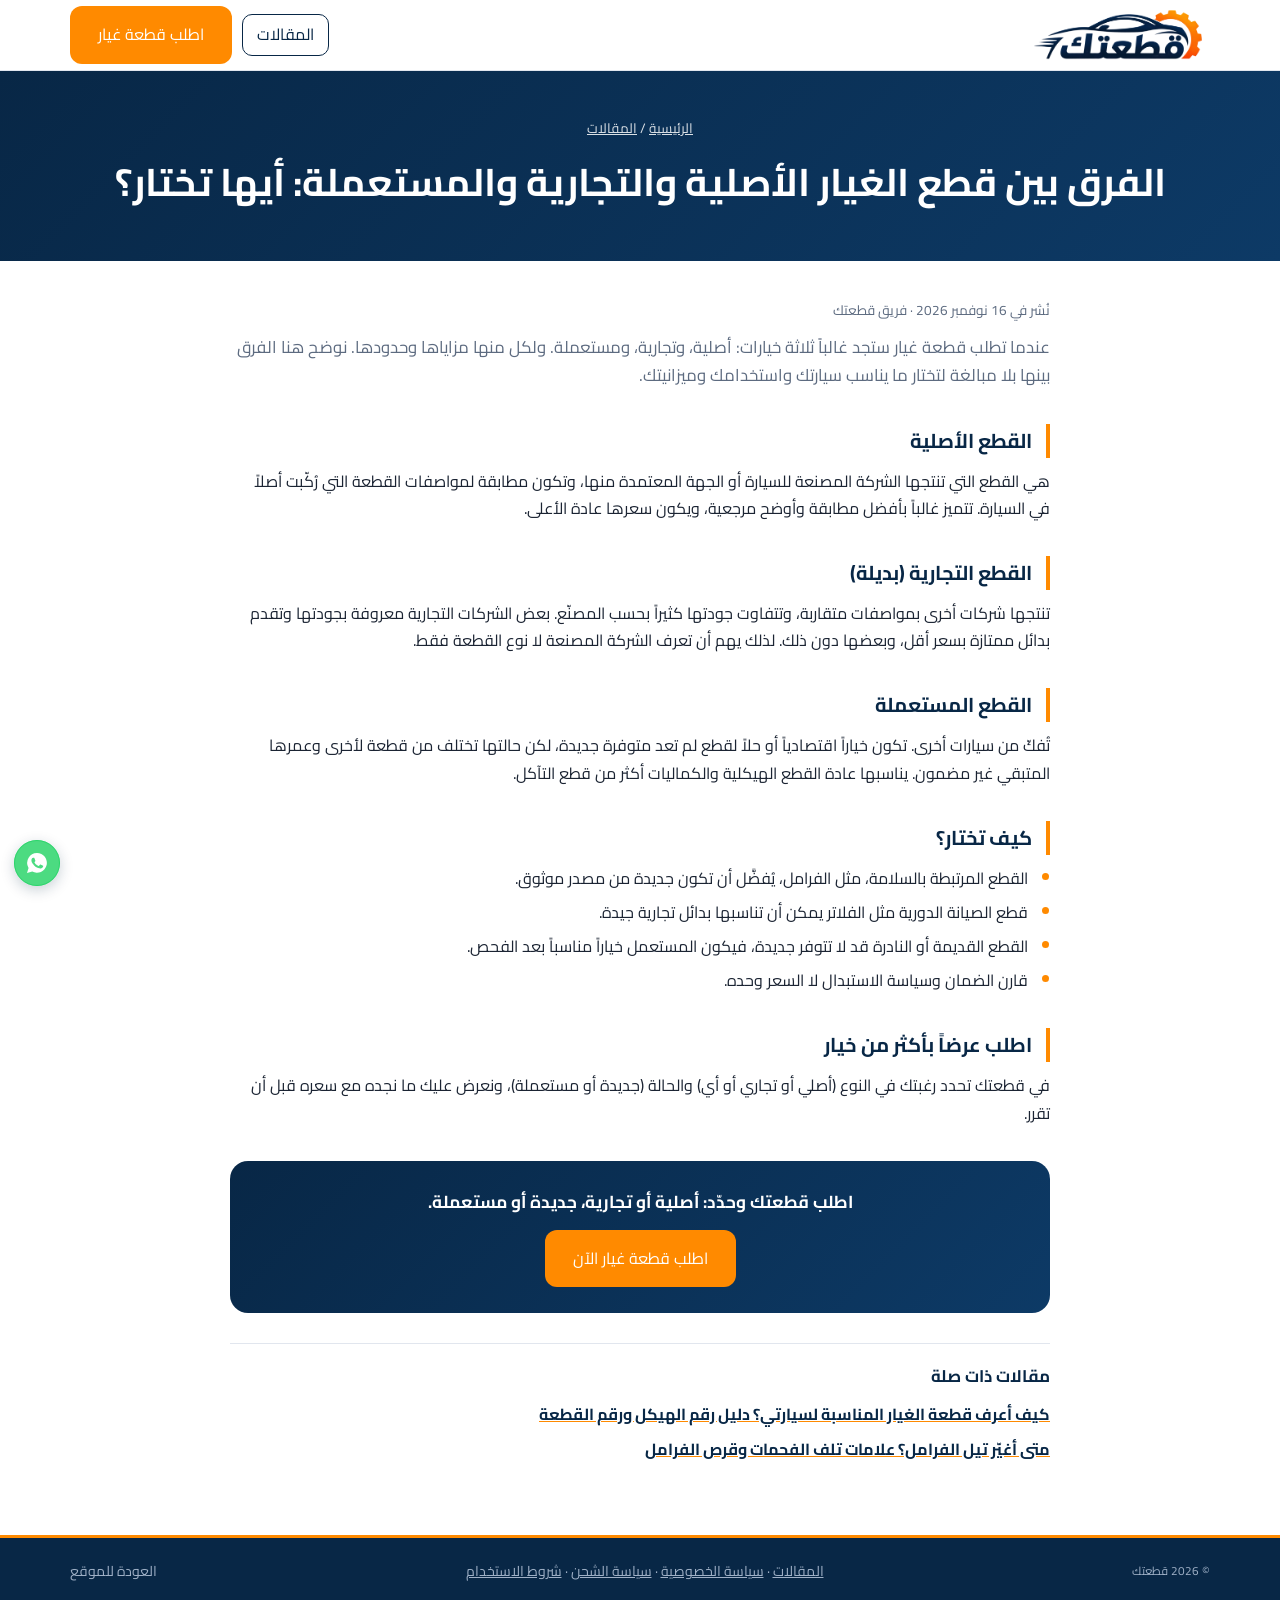
<file: article-genuine-vs-aftermarket.html>
<!DOCTYPE html>
<html lang="ar" dir="rtl">
<head>
<meta charset="utf-8">
<meta name="viewport" content="width=device-width, initial-scale=1">
<title>الفرق بين قطع الغيار الأصلية والتجارية والمستعملة: أيها تختار؟ | قطعتك</title>
<meta name="description" content="ما الفرق بين قطع الغيار الأصلية والتجارية والمستعملة؟ مقارنة مبسطة تساعدك على اختيار الأنسب لسيارتك وميزانيتك، مع نصائح قبل الشراء.">
<meta name="keywords" content="قطع غيار أصلية, قطع غيار تجارية, قطع غيار مستعملة, الفرق بين الأصلي والتجاري, قطع غيار جديدة, شراء قطع غيار السيارات">
<meta name="robots" content="index,follow,max-image-preview:large">
<meta name="theme-color" content="#082746">
<link rel="canonical" href="https://dgf3388-dotcom.github.io/qatatuk/article-genuine-vs-aftermarket.html">
<meta property="og:type" content="article">
<meta property="og:site_name" content="قطعتك">
<meta property="og:title" content="الفرق بين قطع الغيار الأصلية والتجارية والمستعملة: أيها تختار؟ | قطعتك">
<meta property="og:description" content="ما الفرق بين قطع الغيار الأصلية والتجارية والمستعملة؟ مقارنة مبسطة تساعدك على اختيار الأنسب لسيارتك وميزانيتك، مع نصائح قبل الشراء.">
<meta property="og:url" content="https://dgf3388-dotcom.github.io/qatatuk/article-genuine-vs-aftermarket.html">
<meta property="og:image" content="https://dgf3388-dotcom.github.io/qatatuk/og-image.jpg">
<meta property="og:locale" content="ar_SA">
<meta name="twitter:card" content="summary_large_image">
<link rel="manifest" href="manifest.webmanifest">
<link rel="icon" type="image/png" sizes="48x48" href="favicon-48.png">
<link rel="apple-touch-icon" href="apple-touch-icon.png">
<link rel="preconnect" href="https://fonts.googleapis.com"><link rel="preconnect" href="https://fonts.gstatic.com" crossorigin>
<link href="https://fonts.googleapis.com/css2?family=Cairo:wght@400;600;700;800;900&display=swap" rel="stylesheet">
<link rel="stylesheet" href="styles.css?v=20261224">
<style>
.doc-hero{background:linear-gradient(135deg,var(--navy),var(--navy2));color:#fff;padding:46px 0 40px;text-align:center}
.doc-hero h1{font-size:clamp(1.7rem,4vw,2.4rem);margin-bottom:6px}
.doc-hero p{opacity:.85;font-size:.95rem}
.doc{max-width:820px;margin:0 auto;padding:38px 0 60px}
.doc .lead{font-size:1.05rem;color:var(--muted);margin-bottom:22px}
.doc h2{color:var(--navy);font-size:1.25rem;margin:34px 0 10px;padding-inline-start:14px;border-inline-start:4px solid var(--orange);scroll-margin-top:90px}
.doc p{margin-bottom:10px}
.doc ul{margin:0 0 12px;padding-inline-start:22px;display:grid;gap:7px}
.doc li::marker{color:var(--orange)}
.doc b{color:var(--navy)}
.toc{background:var(--gray);border:1px solid var(--line);border-radius:14px;padding:16px 22px;margin-bottom:8px}
.toc ol{margin-top:8px;padding-inline-start:22px;columns:2;column-gap:30px}
.toc li{break-inside:avoid;margin-bottom:4px}
.toc a{color:var(--navy);font-weight:600}.toc a:hover{color:var(--orange)}
@media(max-width:600px){.toc ol{columns:1}}
.doc-top{display:flex;gap:10px;align-items:center}
.site-footer.mini{padding:22px 0}
.site-footer.mini .foot-bottom{border:0;padding:0;margin:0;display:flex;justify-content:space-between;flex-wrap:wrap;gap:8px}
.site-footer.mini a:hover{color:var(--orange)}

.crumbs{font-size:.85rem;opacity:.85;margin-bottom:10px}.crumbs a{text-decoration:underline}
.art-meta{color:var(--muted);font-size:.85rem;margin-bottom:18px}
.cta-box{background:linear-gradient(135deg,var(--navy),var(--navy2));color:#fff;border-radius:18px;padding:26px 22px;text-align:center;margin:34px 0 10px}
.cta-box p{margin:0 0 14px;font-weight:700;font-size:1.08rem;color:#fff}
.cta-box .btn{display:inline-flex}
.rel{margin-top:30px;border-top:1px solid var(--line);padding-top:18px}
.rel h3{color:var(--navy);margin-bottom:10px;font-size:1.05rem}
.rel ul{list-style:none;padding:0;display:grid;gap:8px}
.rel a{color:var(--navy);font-weight:700;text-decoration:underline;text-decoration-color:var(--orange)}
.art-grid{display:grid;grid-template-columns:repeat(auto-fit,minmax(280px,1fr));gap:18px;padding:34px 0 60px}
.art-card{display:flex;flex-direction:column;gap:8px;background:#fff;border:1px solid var(--line);border-radius:16px;padding:22px;box-shadow:0 2px 10px rgba(8,39,70,.05);transition:transform .25s,box-shadow .25s}
.art-card:hover{transform:translateY(-4px);box-shadow:var(--sh)}
.art-card h2{font-size:1.1rem;color:var(--navy);line-height:1.6}
.art-card p{color:var(--muted);font-size:.92rem}
.art-card .more{margin-top:auto;color:var(--orange2);font-weight:800;font-size:.9rem}
.doc-top .btn{white-space:nowrap}
@media(max-width:560px){.doc-top .btn{display:none}}
.art-tag{align-self:flex-start;background:rgba(255,138,0,.12);color:#9a5300;border-radius:999px;padding:2px 10px;font-size:.75rem;font-weight:700}
</style>
<script type="application/ld+json">{"@context": "https://schema.org", "@graph": [{"@type": "Article", "headline": "الفرق بين قطع الغيار الأصلية والتجارية والمستعملة: أيها تختار؟", "description": "ما الفرق بين قطع الغيار الأصلية والتجارية والمستعملة؟ مقارنة مبسطة تساعدك على اختيار الأنسب لسيارتك وميزانيتك، مع نصائح قبل الشراء.", "inLanguage": "ar", "datePublished": "2026-11-16", "dateModified": "2026-11-16", "author": {"@type": "Organization", "name": "قطعتك"}, "publisher": {"@type": "Organization", "name": "قطعتك", "logo": {"@type": "ImageObject", "url": "https://dgf3388-dotcom.github.io/qatatuk/icon-512.png"}}, "mainEntityOfPage": "https://dgf3388-dotcom.github.io/qatatuk/article-genuine-vs-aftermarket.html", "image": "https://dgf3388-dotcom.github.io/qatatuk/og-image.jpg", "keywords": "قطع غيار أصلية, قطع غيار تجارية, قطع غيار مستعملة, الفرق بين الأصلي والتجاري, قطع غيار جديدة, شراء قطع غيار السيارات"}, {"@type": "BreadcrumbList", "itemListElement": [{"@type": "ListItem", "position": 1, "name": "قطعتك", "item": "https://dgf3388-dotcom.github.io/qatatuk/"}, {"@type": "ListItem", "position": 2, "name": "المقالات", "item": "https://dgf3388-dotcom.github.io/qatatuk/articles.html"}, {"@type": "ListItem", "position": 3, "name": "الفرق بين قطع الغيار الأصلية والتجارية والمستعملة: أيها تختار؟", "item": "https://dgf3388-dotcom.github.io/qatatuk/article-genuine-vs-aftermarket.html"}]}]}</script>
</head>
<body>
<header><div class="container nav">
  <a href="index.html" class="logo logo-anim" aria-label="قطعتك"><img src="logo-head.png" alt="قطعتك" width="182" height="50"></a>
  <div class="doc-top"><a class="lang" href="articles.html" style="display:inline-block;text-align:center">المقالات</a><a class="btn btn-primary" href="index.html#request">اطلب قطعة غيار</a></div>
</div></header>
<main>
<div class="doc-hero"><div class="container"><div class="crumbs"><a href="index.html">الرئيسية</a> / <a href="articles.html">المقالات</a></div><h1>الفرق بين قطع الغيار الأصلية والتجارية والمستعملة: أيها تختار؟</h1></div></div>
<div class="container"><article class="doc">
<p class="art-meta">نُشر في 16 نوفمبر 2026 · فريق قطعتك</p>
<p class="lead">عندما تطلب قطعة غيار ستجد غالباً ثلاثة خيارات: أصلية، وتجارية، ومستعملة. ولكل منها مزاياها وحدودها. نوضح هنا الفرق بينها بلا مبالغة لتختار ما يناسب سيارتك واستخدامك وميزانيتك.</p>
<h2>القطع الأصلية</h2>
<p>هي القطع التي تنتجها الشركة المصنعة للسيارة أو الجهة المعتمدة منها، وتكون مطابقة لمواصفات القطعة التي رُكّبت أصلاً في السيارة. تتميز غالباً بأفضل مطابقة وأوضح مرجعية، ويكون سعرها عادة الأعلى.</p>
<h2>القطع التجارية (بديلة)</h2>
<p>تنتجها شركات أخرى بمواصفات متقاربة، وتتفاوت جودتها كثيراً بحسب المصنّع. بعض الشركات التجارية معروفة بجودتها وتقدم بدائل ممتازة بسعر أقل، وبعضها دون ذلك. لذلك يهم أن تعرف الشركة المصنعة لا نوع القطعة فقط.</p>
<h2>القطع المستعملة</h2>
<p>تُفكّ من سيارات أخرى. تكون خياراً اقتصادياً أو حلاً لقطع لم تعد متوفرة جديدة، لكن حالتها تختلف من قطعة لأخرى وعمرها المتبقي غير مضمون. يناسبها عادة القطع الهيكلية والكماليات أكثر من قطع التآكل.</p>
<h2>كيف تختار؟</h2>
<ul><li>القطع المرتبطة بالسلامة، مثل الفرامل، يُفضَّل أن تكون جديدة من مصدر موثوق.</li><li>قطع الصيانة الدورية مثل الفلاتر يمكن أن تناسبها بدائل تجارية جيدة.</li><li>القطع القديمة أو النادرة قد لا تتوفر جديدة، فيكون المستعمل خياراً مناسباً بعد الفحص.</li><li>قارن الضمان وسياسة الاستبدال لا السعر وحده.</li></ul>
<h2>اطلب عرضاً بأكثر من خيار</h2>
<p>في قطعتك تحدد رغبتك في النوع (أصلي أو تجاري أو أي) والحالة (جديدة أو مستعملة)، ونعرض عليك ما نجده مع سعره قبل أن تقرر.</p>
<div class="cta-box"><p>اطلب قطعتك وحدّد: أصلية أو تجارية، جديدة أو مستعملة.</p><a class="btn btn-primary btn-attn" href="index.html#request">اطلب قطعة غيار الآن</a></div>
<div class="rel"><h3>مقالات ذات صلة</h3><ul><li><a href="article-find-right-part.html">كيف أعرف قطعة الغيار المناسبة لسيارتي؟ دليل رقم الهيكل ورقم القطعة</a></li><li><a href="article-brake-pads.html">متى أغيّر تيل الفرامل؟ علامات تلف الفحمات وقرص الفرامل</a></li></ul></div>
</article></div>
</main>
<footer class="site-footer mini"><div class="container"><div class="foot-bottom"><small>© <span id="yr"></span> قطعتك</small><span class="foot-legal"><a href="articles.html">المقالات</a> · <a href="privacy.html">سياسة الخصوصية</a> · <a href="shipping.html">سياسة الشحن</a> · <a href="terms.html">شروط الاستخدام</a></span><a href="index.html">العودة للموقع</a></div></div></footer>
<script src="config.js?v=20261224"></script>
<script src="wa-float.js?v=20261224" defer></script>
<script>document.getElementById('yr').textContent=new Date().getFullYear();</script>
</body>
</html>
</file>
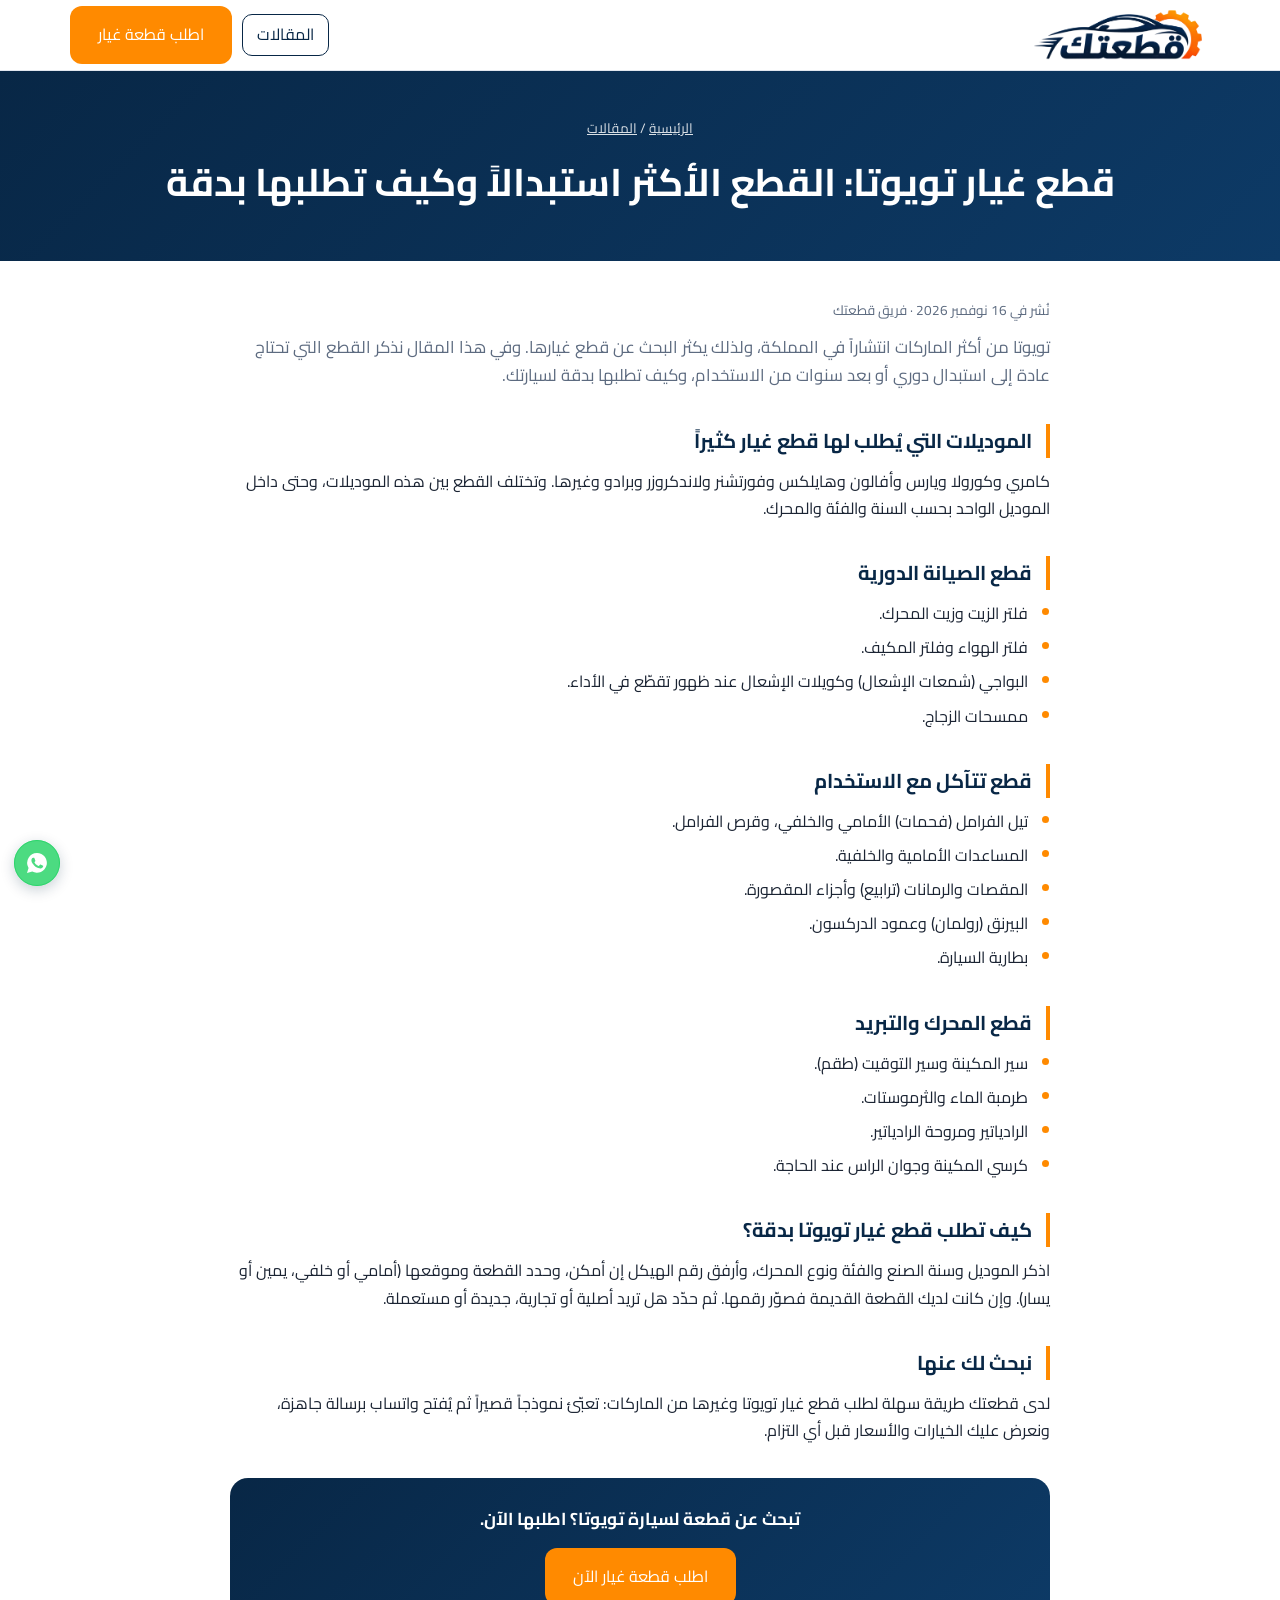
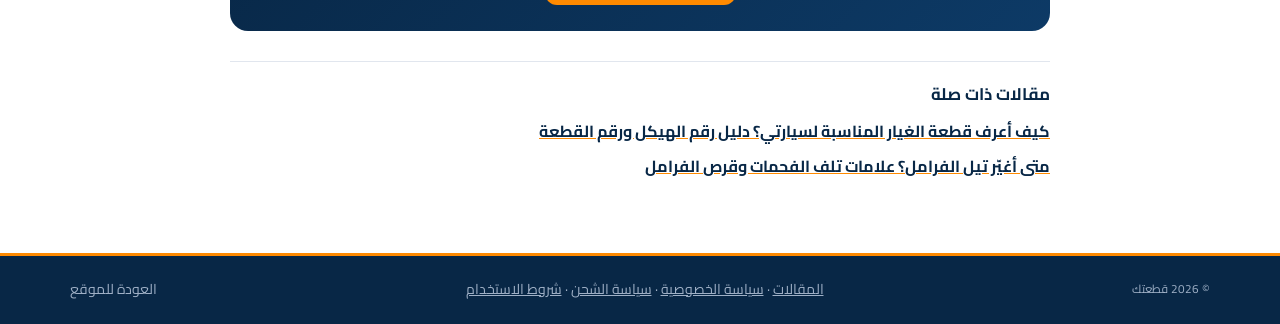
<file: article-toyota-parts.html>
<!DOCTYPE html>
<html lang="ar" dir="rtl">
<head>
<meta charset="utf-8">
<meta name="viewport" content="width=device-width, initial-scale=1">
<title>قطع غيار تويوتا: القطع الأكثر استبدالاً وكيف تطلبها بدقة | قطعتك</title>
<meta name="description" content="دليل قطع غيار تويوتا في السعودية: القطع التي يكثر استبدالها في كامري وكورولا ولاندكروزر وهايلكس، وكيف تضمن مطابقة القطعة لسيارتك.">
<meta name="keywords" content="قطع غيار تويوتا, قطع غيار كامري, قطع غيار كورولا, قطع غيار لاندكروزر, قطع غيار هايلكس, قطع غيار تويوتا في السعودية, قطع غيار سيارات, توفير قطع غيار">
<meta name="robots" content="index,follow,max-image-preview:large">
<meta name="theme-color" content="#082746">
<link rel="canonical" href="https://dgf3388-dotcom.github.io/qatatuk/article-toyota-parts.html">
<meta property="og:type" content="article">
<meta property="og:site_name" content="قطعتك">
<meta property="og:title" content="قطع غيار تويوتا: القطع الأكثر استبدالاً وكيف تطلبها بدقة | قطعتك">
<meta property="og:description" content="دليل قطع غيار تويوتا في السعودية: القطع التي يكثر استبدالها في كامري وكورولا ولاندكروزر وهايلكس، وكيف تضمن مطابقة القطعة لسيارتك.">
<meta property="og:url" content="https://dgf3388-dotcom.github.io/qatatuk/article-toyota-parts.html">
<meta property="og:image" content="https://dgf3388-dotcom.github.io/qatatuk/og-image.jpg">
<meta property="og:locale" content="ar_SA">
<meta name="twitter:card" content="summary_large_image">
<link rel="manifest" href="manifest.webmanifest">
<link rel="icon" type="image/png" sizes="48x48" href="favicon-48.png">
<link rel="apple-touch-icon" href="apple-touch-icon.png">
<link rel="preconnect" href="https://fonts.googleapis.com"><link rel="preconnect" href="https://fonts.gstatic.com" crossorigin>
<link href="https://fonts.googleapis.com/css2?family=Cairo:wght@400;600;700;800;900&display=swap" rel="stylesheet">
<link rel="stylesheet" href="styles.css?v=20261224">
<style>
.doc-hero{background:linear-gradient(135deg,var(--navy),var(--navy2));color:#fff;padding:46px 0 40px;text-align:center}
.doc-hero h1{font-size:clamp(1.7rem,4vw,2.4rem);margin-bottom:6px}
.doc-hero p{opacity:.85;font-size:.95rem}
.doc{max-width:820px;margin:0 auto;padding:38px 0 60px}
.doc .lead{font-size:1.05rem;color:var(--muted);margin-bottom:22px}
.doc h2{color:var(--navy);font-size:1.25rem;margin:34px 0 10px;padding-inline-start:14px;border-inline-start:4px solid var(--orange);scroll-margin-top:90px}
.doc p{margin-bottom:10px}
.doc ul{margin:0 0 12px;padding-inline-start:22px;display:grid;gap:7px}
.doc li::marker{color:var(--orange)}
.doc b{color:var(--navy)}
.toc{background:var(--gray);border:1px solid var(--line);border-radius:14px;padding:16px 22px;margin-bottom:8px}
.toc ol{margin-top:8px;padding-inline-start:22px;columns:2;column-gap:30px}
.toc li{break-inside:avoid;margin-bottom:4px}
.toc a{color:var(--navy);font-weight:600}.toc a:hover{color:var(--orange)}
@media(max-width:600px){.toc ol{columns:1}}
.doc-top{display:flex;gap:10px;align-items:center}
.site-footer.mini{padding:22px 0}
.site-footer.mini .foot-bottom{border:0;padding:0;margin:0;display:flex;justify-content:space-between;flex-wrap:wrap;gap:8px}
.site-footer.mini a:hover{color:var(--orange)}

.crumbs{font-size:.85rem;opacity:.85;margin-bottom:10px}.crumbs a{text-decoration:underline}
.art-meta{color:var(--muted);font-size:.85rem;margin-bottom:18px}
.cta-box{background:linear-gradient(135deg,var(--navy),var(--navy2));color:#fff;border-radius:18px;padding:26px 22px;text-align:center;margin:34px 0 10px}
.cta-box p{margin:0 0 14px;font-weight:700;font-size:1.08rem;color:#fff}
.cta-box .btn{display:inline-flex}
.rel{margin-top:30px;border-top:1px solid var(--line);padding-top:18px}
.rel h3{color:var(--navy);margin-bottom:10px;font-size:1.05rem}
.rel ul{list-style:none;padding:0;display:grid;gap:8px}
.rel a{color:var(--navy);font-weight:700;text-decoration:underline;text-decoration-color:var(--orange)}
.art-grid{display:grid;grid-template-columns:repeat(auto-fit,minmax(280px,1fr));gap:18px;padding:34px 0 60px}
.art-card{display:flex;flex-direction:column;gap:8px;background:#fff;border:1px solid var(--line);border-radius:16px;padding:22px;box-shadow:0 2px 10px rgba(8,39,70,.05);transition:transform .25s,box-shadow .25s}
.art-card:hover{transform:translateY(-4px);box-shadow:var(--sh)}
.art-card h2{font-size:1.1rem;color:var(--navy);line-height:1.6}
.art-card p{color:var(--muted);font-size:.92rem}
.art-card .more{margin-top:auto;color:var(--orange2);font-weight:800;font-size:.9rem}
.doc-top .btn{white-space:nowrap}
@media(max-width:560px){.doc-top .btn{display:none}}
.art-tag{align-self:flex-start;background:rgba(255,138,0,.12);color:#9a5300;border-radius:999px;padding:2px 10px;font-size:.75rem;font-weight:700}
</style>
<script type="application/ld+json">{"@context": "https://schema.org", "@graph": [{"@type": "Article", "headline": "قطع غيار تويوتا: القطع الأكثر استبدالاً وكيف تطلبها بدقة", "description": "دليل قطع غيار تويوتا في السعودية: القطع التي يكثر استبدالها في كامري وكورولا ولاندكروزر وهايلكس، وكيف تضمن مطابقة القطعة لسيارتك.", "inLanguage": "ar", "datePublished": "2026-11-16", "dateModified": "2026-11-16", "author": {"@type": "Organization", "name": "قطعتك"}, "publisher": {"@type": "Organization", "name": "قطعتك", "logo": {"@type": "ImageObject", "url": "https://dgf3388-dotcom.github.io/qatatuk/icon-512.png"}}, "mainEntityOfPage": "https://dgf3388-dotcom.github.io/qatatuk/article-toyota-parts.html", "image": "https://dgf3388-dotcom.github.io/qatatuk/og-image.jpg", "keywords": "قطع غيار تويوتا, قطع غيار كامري, قطع غيار كورولا, قطع غيار لاندكروزر, قطع غيار هايلكس, قطع غيار تويوتا في السعودية, قطع غيار سيارات, توفير قطع غيار"}, {"@type": "BreadcrumbList", "itemListElement": [{"@type": "ListItem", "position": 1, "name": "قطعتك", "item": "https://dgf3388-dotcom.github.io/qatatuk/"}, {"@type": "ListItem", "position": 2, "name": "المقالات", "item": "https://dgf3388-dotcom.github.io/qatatuk/articles.html"}, {"@type": "ListItem", "position": 3, "name": "قطع غيار تويوتا: القطع الأكثر استبدالاً وكيف تطلبها بدقة", "item": "https://dgf3388-dotcom.github.io/qatatuk/article-toyota-parts.html"}]}]}</script>
</head>
<body>
<header><div class="container nav">
  <a href="index.html" class="logo logo-anim" aria-label="قطعتك"><img src="logo-head.png" alt="قطعتك" width="182" height="50"></a>
  <div class="doc-top"><a class="lang" href="articles.html" style="display:inline-block;text-align:center">المقالات</a><a class="btn btn-primary" href="index.html#request">اطلب قطعة غيار</a></div>
</div></header>
<main>
<div class="doc-hero"><div class="container"><div class="crumbs"><a href="index.html">الرئيسية</a> / <a href="articles.html">المقالات</a></div><h1>قطع غيار تويوتا: القطع الأكثر استبدالاً وكيف تطلبها بدقة</h1></div></div>
<div class="container"><article class="doc">
<p class="art-meta">نُشر في 16 نوفمبر 2026 · فريق قطعتك</p>
<p class="lead">تويوتا من أكثر الماركات انتشاراً في المملكة، ولذلك يكثر البحث عن قطع غيارها. وفي هذا المقال نذكر القطع التي تحتاج عادة إلى استبدال دوري أو بعد سنوات من الاستخدام، وكيف تطلبها بدقة لسيارتك.</p>
<h2>الموديلات التي يُطلب لها قطع غيار كثيراً</h2>
<p>كامري وكورولا ويارس وأفالون وهايلكس وفورتشنر ولاندكروزر وبرادو وغيرها. وتختلف القطع بين هذه الموديلات، وحتى داخل الموديل الواحد بحسب السنة والفئة والمحرك.</p>
<h2>قطع الصيانة الدورية</h2>
<ul><li>فلتر الزيت وزيت المحرك.</li><li>فلتر الهواء وفلتر المكيف.</li><li>البواجي (شمعات الإشعال) وكويلات الإشعال عند ظهور تقطّع في الأداء.</li><li>ممسحات الزجاج.</li></ul>
<h2>قطع تتآكل مع الاستخدام</h2>
<ul><li>تيل الفرامل (فحمات) الأمامي والخلفي، وقرص الفرامل.</li><li>المساعدات الأمامية والخلفية.</li><li>المقصات والرمانات (ترابيع) وأجزاء المقصورة.</li><li>البيرنق (رولمان) وعمود الدركسون.</li><li>بطارية السيارة.</li></ul>
<h2>قطع المحرك والتبريد</h2>
<ul><li>سير المكينة وسير التوقيت (طقم).</li><li>طرمبة الماء والثرموستات.</li><li>الرادياتير ومروحة الرادياتير.</li><li>كرسي المكينة وجوان الراس عند الحاجة.</li></ul>
<h2>كيف تطلب قطع غيار تويوتا بدقة؟</h2>
<p>اذكر الموديل وسنة الصنع والفئة ونوع المحرك، وأرفق رقم الهيكل إن أمكن، وحدد القطعة وموقعها (أمامي أو خلفي، يمين أو يسار). وإن كانت لديك القطعة القديمة فصوّر رقمها. ثم حدّد هل تريد أصلية أو تجارية، جديدة أو مستعملة.</p>
<h2>نبحث لك عنها</h2>
<p>لدى قطعتك طريقة سهلة لطلب قطع غيار تويوتا وغيرها من الماركات: تعبّئ نموذجاً قصيراً ثم يُفتح واتساب برسالة جاهزة، ونعرض عليك الخيارات والأسعار قبل أي التزام.</p>
<div class="cta-box"><p>تبحث عن قطعة لسيارة تويوتا؟ اطلبها الآن.</p><a class="btn btn-primary btn-attn" href="index.html#request">اطلب قطعة غيار الآن</a></div>
<div class="rel"><h3>مقالات ذات صلة</h3><ul><li><a href="article-find-right-part.html">كيف أعرف قطعة الغيار المناسبة لسيارتي؟ دليل رقم الهيكل ورقم القطعة</a></li><li><a href="article-brake-pads.html">متى أغيّر تيل الفرامل؟ علامات تلف الفحمات وقرص الفرامل</a></li></ul></div>
</article></div>
</main>
<footer class="site-footer mini"><div class="container"><div class="foot-bottom"><small>© <span id="yr"></span> قطعتك</small><span class="foot-legal"><a href="articles.html">المقالات</a> · <a href="privacy.html">سياسة الخصوصية</a> · <a href="shipping.html">سياسة الشحن</a> · <a href="terms.html">شروط الاستخدام</a></span><a href="index.html">العودة للموقع</a></div></div></footer>
<script src="config.js?v=20261224"></script>
<script src="wa-float.js?v=20261224" defer></script>
<script>document.getElementById('yr').textContent=new Date().getFullYear();</script>
</body>
</html>
</file>
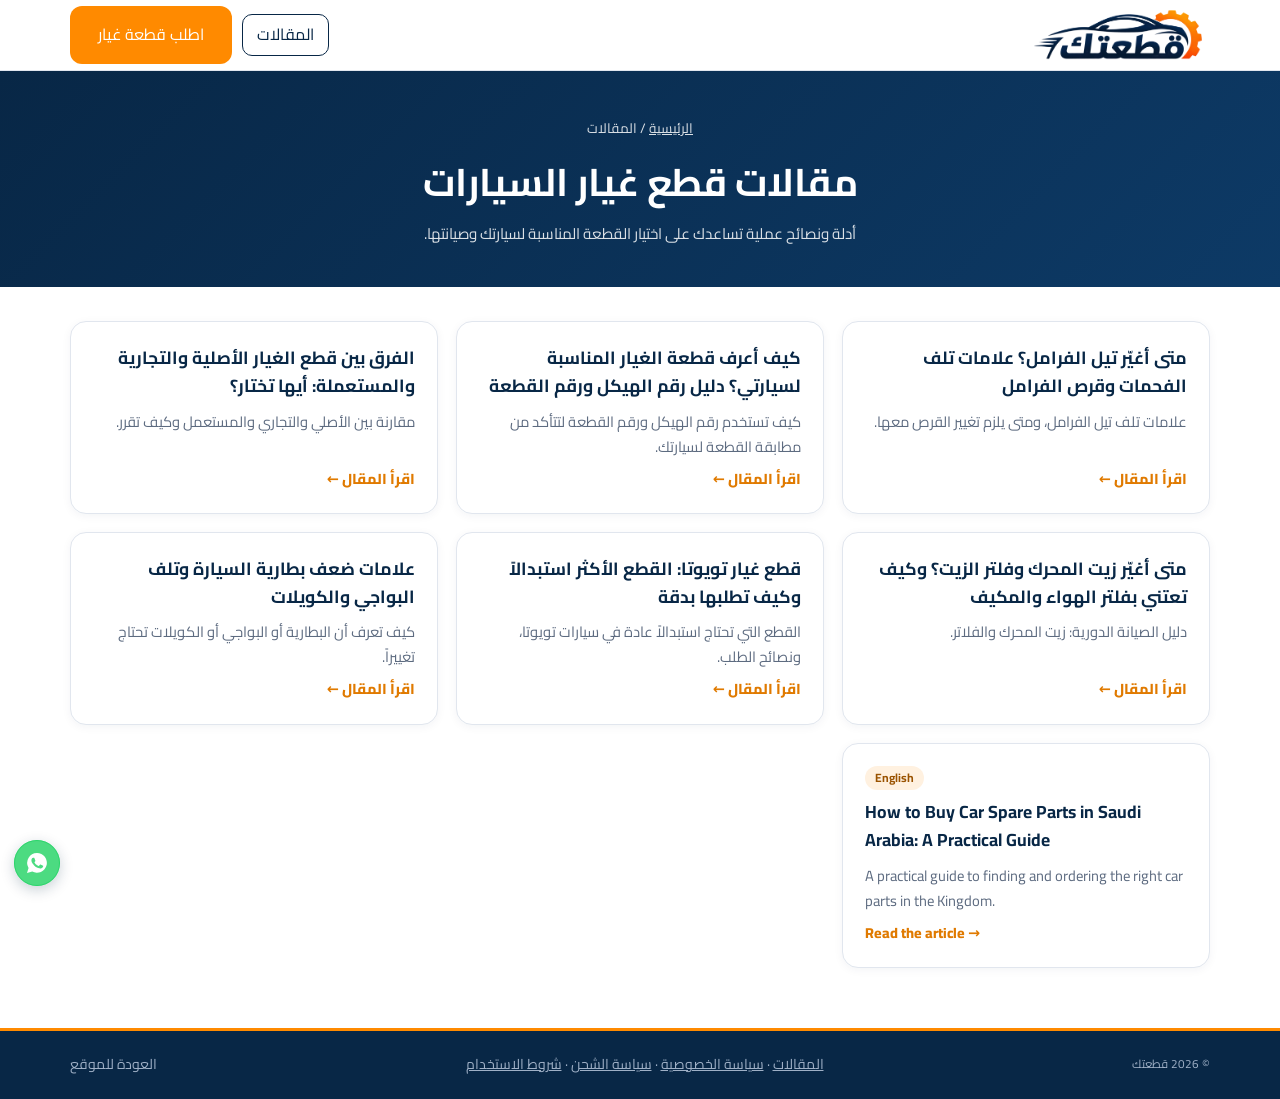
<file: articles.html>
<!DOCTYPE html>
<html lang="ar" dir="rtl">
<head>
<meta charset="utf-8">
<meta name="viewport" content="width=device-width, initial-scale=1">
<title>مقالات قطع غيار السيارات: أدلة ونصائح | قطعتك</title>
<meta name="description" content="مقالات ونصائح عن قطع غيار السيارات: علامات تلف تيل الفرامل، اختيار القطعة المناسبة برقم الهيكل، الأصلي والتجاري والمستعمل، قطع غيار تويوتا، وصيانة الزيت والفلاتر والبطارية.">
<meta name="keywords" content="مقالات قطع غيار السيارات, نصائح صيانة السيارات, قطع غيار تويوتا, تيل فرامل, قطع غيار أصلية وتجارية, رقم الهيكل, car spare parts, car parts">
<meta name="robots" content="index,follow,max-image-preview:large">
<meta name="theme-color" content="#082746">
<link rel="canonical" href="https://dgf3388-dotcom.github.io/qatatuk/articles.html">
<meta property="og:type" content="article">
<meta property="og:site_name" content="قطعتك">
<meta property="og:title" content="مقالات قطع غيار السيارات: أدلة ونصائح | قطعتك">
<meta property="og:description" content="مقالات ونصائح عن قطع غيار السيارات: علامات تلف تيل الفرامل، اختيار القطعة المناسبة برقم الهيكل، الأصلي والتجاري والمستعمل، قطع غيار تويوتا، وصيانة الزيت والفلاتر والبطارية.">
<meta property="og:url" content="https://dgf3388-dotcom.github.io/qatatuk/articles.html">
<meta property="og:image" content="https://dgf3388-dotcom.github.io/qatatuk/og-image.jpg">
<meta property="og:locale" content="ar_SA">
<meta name="twitter:card" content="summary_large_image">
<link rel="manifest" href="manifest.webmanifest">
<link rel="icon" type="image/png" sizes="48x48" href="favicon-48.png">
<link rel="apple-touch-icon" href="apple-touch-icon.png">
<link rel="preconnect" href="https://fonts.googleapis.com"><link rel="preconnect" href="https://fonts.gstatic.com" crossorigin>
<link href="https://fonts.googleapis.com/css2?family=Cairo:wght@400;600;700;800;900&display=swap" rel="stylesheet">
<link rel="stylesheet" href="styles.css?v=20261224">
<style>
.doc-hero{background:linear-gradient(135deg,var(--navy),var(--navy2));color:#fff;padding:46px 0 40px;text-align:center}
.doc-hero h1{font-size:clamp(1.7rem,4vw,2.4rem);margin-bottom:6px}
.doc-hero p{opacity:.85;font-size:.95rem}
.doc{max-width:820px;margin:0 auto;padding:38px 0 60px}
.doc .lead{font-size:1.05rem;color:var(--muted);margin-bottom:22px}
.doc h2{color:var(--navy);font-size:1.25rem;margin:34px 0 10px;padding-inline-start:14px;border-inline-start:4px solid var(--orange);scroll-margin-top:90px}
.doc p{margin-bottom:10px}
.doc ul{margin:0 0 12px;padding-inline-start:22px;display:grid;gap:7px}
.doc li::marker{color:var(--orange)}
.doc b{color:var(--navy)}
.toc{background:var(--gray);border:1px solid var(--line);border-radius:14px;padding:16px 22px;margin-bottom:8px}
.toc ol{margin-top:8px;padding-inline-start:22px;columns:2;column-gap:30px}
.toc li{break-inside:avoid;margin-bottom:4px}
.toc a{color:var(--navy);font-weight:600}.toc a:hover{color:var(--orange)}
@media(max-width:600px){.toc ol{columns:1}}
.doc-top{display:flex;gap:10px;align-items:center}
.site-footer.mini{padding:22px 0}
.site-footer.mini .foot-bottom{border:0;padding:0;margin:0;display:flex;justify-content:space-between;flex-wrap:wrap;gap:8px}
.site-footer.mini a:hover{color:var(--orange)}

.crumbs{font-size:.85rem;opacity:.85;margin-bottom:10px}.crumbs a{text-decoration:underline}
.art-meta{color:var(--muted);font-size:.85rem;margin-bottom:18px}
.cta-box{background:linear-gradient(135deg,var(--navy),var(--navy2));color:#fff;border-radius:18px;padding:26px 22px;text-align:center;margin:34px 0 10px}
.cta-box p{margin:0 0 14px;font-weight:700;font-size:1.08rem;color:#fff}
.cta-box .btn{display:inline-flex}
.rel{margin-top:30px;border-top:1px solid var(--line);padding-top:18px}
.rel h3{color:var(--navy);margin-bottom:10px;font-size:1.05rem}
.rel ul{list-style:none;padding:0;display:grid;gap:8px}
.rel a{color:var(--navy);font-weight:700;text-decoration:underline;text-decoration-color:var(--orange)}
.art-grid{display:grid;grid-template-columns:repeat(auto-fit,minmax(280px,1fr));gap:18px;padding:34px 0 60px}
.art-card{display:flex;flex-direction:column;gap:8px;background:#fff;border:1px solid var(--line);border-radius:16px;padding:22px;box-shadow:0 2px 10px rgba(8,39,70,.05);transition:transform .25s,box-shadow .25s}
.art-card:hover{transform:translateY(-4px);box-shadow:var(--sh)}
.art-card h2{font-size:1.1rem;color:var(--navy);line-height:1.6}
.art-card p{color:var(--muted);font-size:.92rem}
.art-card .more{margin-top:auto;color:var(--orange2);font-weight:800;font-size:.9rem}
.doc-top .btn{white-space:nowrap}
@media(max-width:560px){.doc-top .btn{display:none}}
.art-tag{align-self:flex-start;background:rgba(255,138,0,.12);color:#9a5300;border-radius:999px;padding:2px 10px;font-size:.75rem;font-weight:700}
</style>
<script type="application/ld+json">{"@context": "https://schema.org", "@type": "CollectionPage", "name": "مقالات قطعتك", "url": "https://dgf3388-dotcom.github.io/qatatuk/articles.html", "inLanguage": "ar", "hasPart": [{"@type": "Article", "headline": "متى أغيّر تيل الفرامل؟ علامات تلف الفحمات وقرص الفرامل", "url": "https://dgf3388-dotcom.github.io/qatatuk/article-brake-pads.html"}, {"@type": "Article", "headline": "كيف أعرف قطعة الغيار المناسبة لسيارتي؟ دليل رقم الهيكل ورقم القطعة", "url": "https://dgf3388-dotcom.github.io/qatatuk/article-find-right-part.html"}, {"@type": "Article", "headline": "الفرق بين قطع الغيار الأصلية والتجارية والمستعملة: أيها تختار؟", "url": "https://dgf3388-dotcom.github.io/qatatuk/article-genuine-vs-aftermarket.html"}, {"@type": "Article", "headline": "متى أغيّر زيت المحرك وفلتر الزيت؟ وكيف تعتني بفلتر الهواء والمكيف", "url": "https://dgf3388-dotcom.github.io/qatatuk/article-engine-oil-filters.html"}, {"@type": "Article", "headline": "قطع غيار تويوتا: القطع الأكثر استبدالاً وكيف تطلبها بدقة", "url": "https://dgf3388-dotcom.github.io/qatatuk/article-toyota-parts.html"}, {"@type": "Article", "headline": "علامات ضعف بطارية السيارة وتلف البواجي والكويلات", "url": "https://dgf3388-dotcom.github.io/qatatuk/article-battery-spark-plugs.html"}, {"@type": "Article", "headline": "How to Buy Car Spare Parts in Saudi Arabia: A Practical Guide", "url": "https://dgf3388-dotcom.github.io/qatatuk/article-buy-car-parts-saudi.html"}]}</script>
</head>
<body>
<header><div class="container nav">
  <a href="index.html" class="logo logo-anim" aria-label="قطعتك"><img src="logo-head.png" alt="قطعتك" width="182" height="50"></a>
  <div class="doc-top"><a class="lang" href="articles.html" style="display:inline-block;text-align:center">المقالات</a><a class="btn btn-primary" href="index.html#request">اطلب قطعة غيار</a></div>
</div></header>
<main>
<div class="doc-hero"><div class="container"><div class="crumbs"><a href="index.html">الرئيسية</a> / المقالات</div><h1>مقالات قطع غيار السيارات</h1><p>أدلة ونصائح عملية تساعدك على اختيار القطعة المناسبة لسيارتك وصيانتها.</p></div></div>
<div class="container"><div class="art-grid"><a class="art-card" href="article-brake-pads.html"><h2>متى أغيّر تيل الفرامل؟ علامات تلف الفحمات وقرص الفرامل</h2><p>علامات تلف تيل الفرامل، ومتى يلزم تغيير القرص معها.</p><span class="more">اقرأ المقال ←</span></a><a class="art-card" href="article-find-right-part.html"><h2>كيف أعرف قطعة الغيار المناسبة لسيارتي؟ دليل رقم الهيكل ورقم القطعة</h2><p>كيف تستخدم رقم الهيكل ورقم القطعة لتتأكد من مطابقة القطعة لسيارتك.</p><span class="more">اقرأ المقال ←</span></a><a class="art-card" href="article-genuine-vs-aftermarket.html"><h2>الفرق بين قطع الغيار الأصلية والتجارية والمستعملة: أيها تختار؟</h2><p>مقارنة بين الأصلي والتجاري والمستعمل وكيف تقرر.</p><span class="more">اقرأ المقال ←</span></a><a class="art-card" href="article-engine-oil-filters.html"><h2>متى أغيّر زيت المحرك وفلتر الزيت؟ وكيف تعتني بفلتر الهواء والمكيف</h2><p>دليل الصيانة الدورية: زيت المحرك والفلاتر.</p><span class="more">اقرأ المقال ←</span></a><a class="art-card" href="article-toyota-parts.html"><h2>قطع غيار تويوتا: القطع الأكثر استبدالاً وكيف تطلبها بدقة</h2><p>القطع التي تحتاج استبدالاً عادة في سيارات تويوتا، ونصائح الطلب.</p><span class="more">اقرأ المقال ←</span></a><a class="art-card" href="article-battery-spark-plugs.html"><h2>علامات ضعف بطارية السيارة وتلف البواجي والكويلات</h2><p>كيف تعرف أن البطارية أو البواجي أو الكويلات تحتاج تغييراً.</p><span class="more">اقرأ المقال ←</span></a><a class="art-card" href="article-buy-car-parts-saudi.html" lang="en" dir="ltr"><span class="art-tag">English</span><h2>How to Buy Car Spare Parts in Saudi Arabia: A Practical Guide</h2><p>A practical guide to finding and ordering the right car parts in the Kingdom.</p><span class="more">Read the article →</span></a></div></div>
</main>
<footer class="site-footer mini"><div class="container"><div class="foot-bottom"><small>© <span id="yr"></span> قطعتك</small><span class="foot-legal"><a href="articles.html">المقالات</a> · <a href="privacy.html">سياسة الخصوصية</a> · <a href="shipping.html">سياسة الشحن</a> · <a href="terms.html">شروط الاستخدام</a></span><a href="index.html">العودة للموقع</a></div></div></footer>
<script src="config.js?v=20261224"></script>
<script src="wa-float.js?v=20261224" defer></script>
<script>document.getElementById('yr').textContent=new Date().getFullYear();</script>
</body>
</html>
</file>
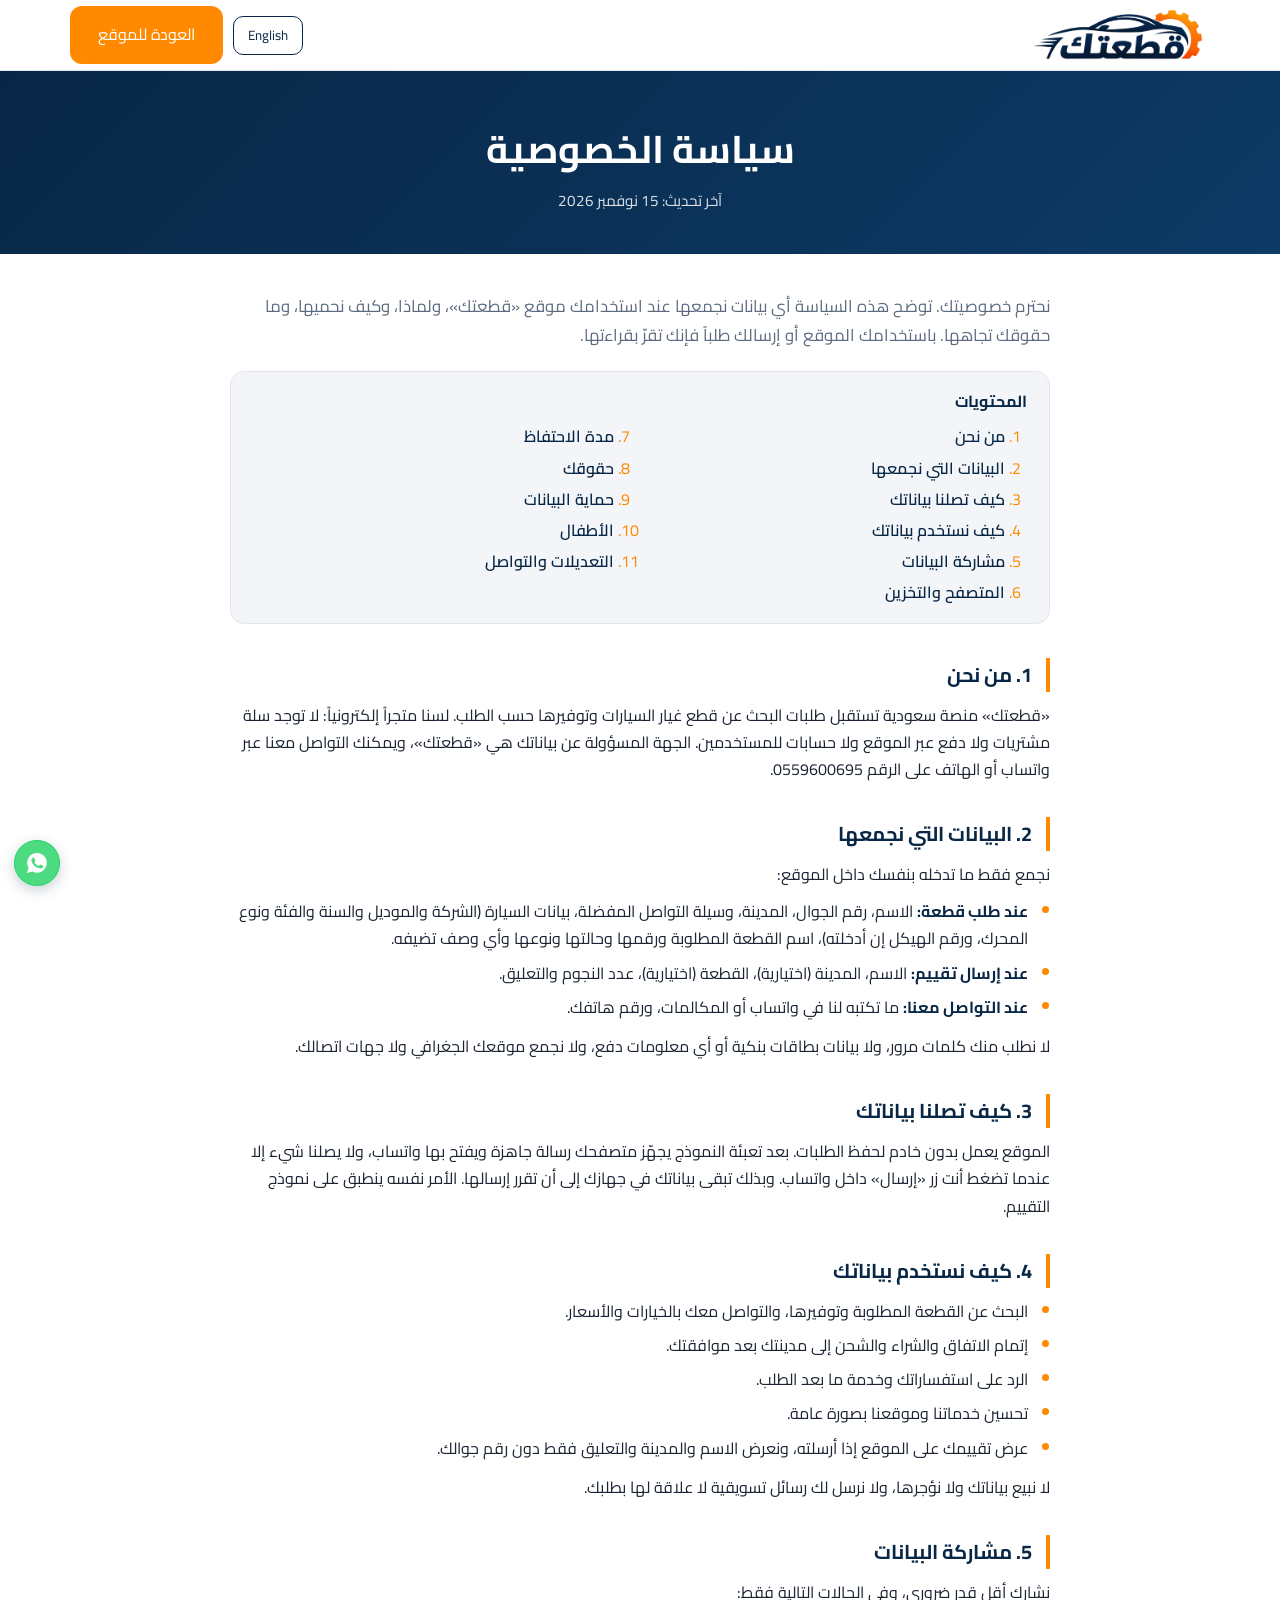
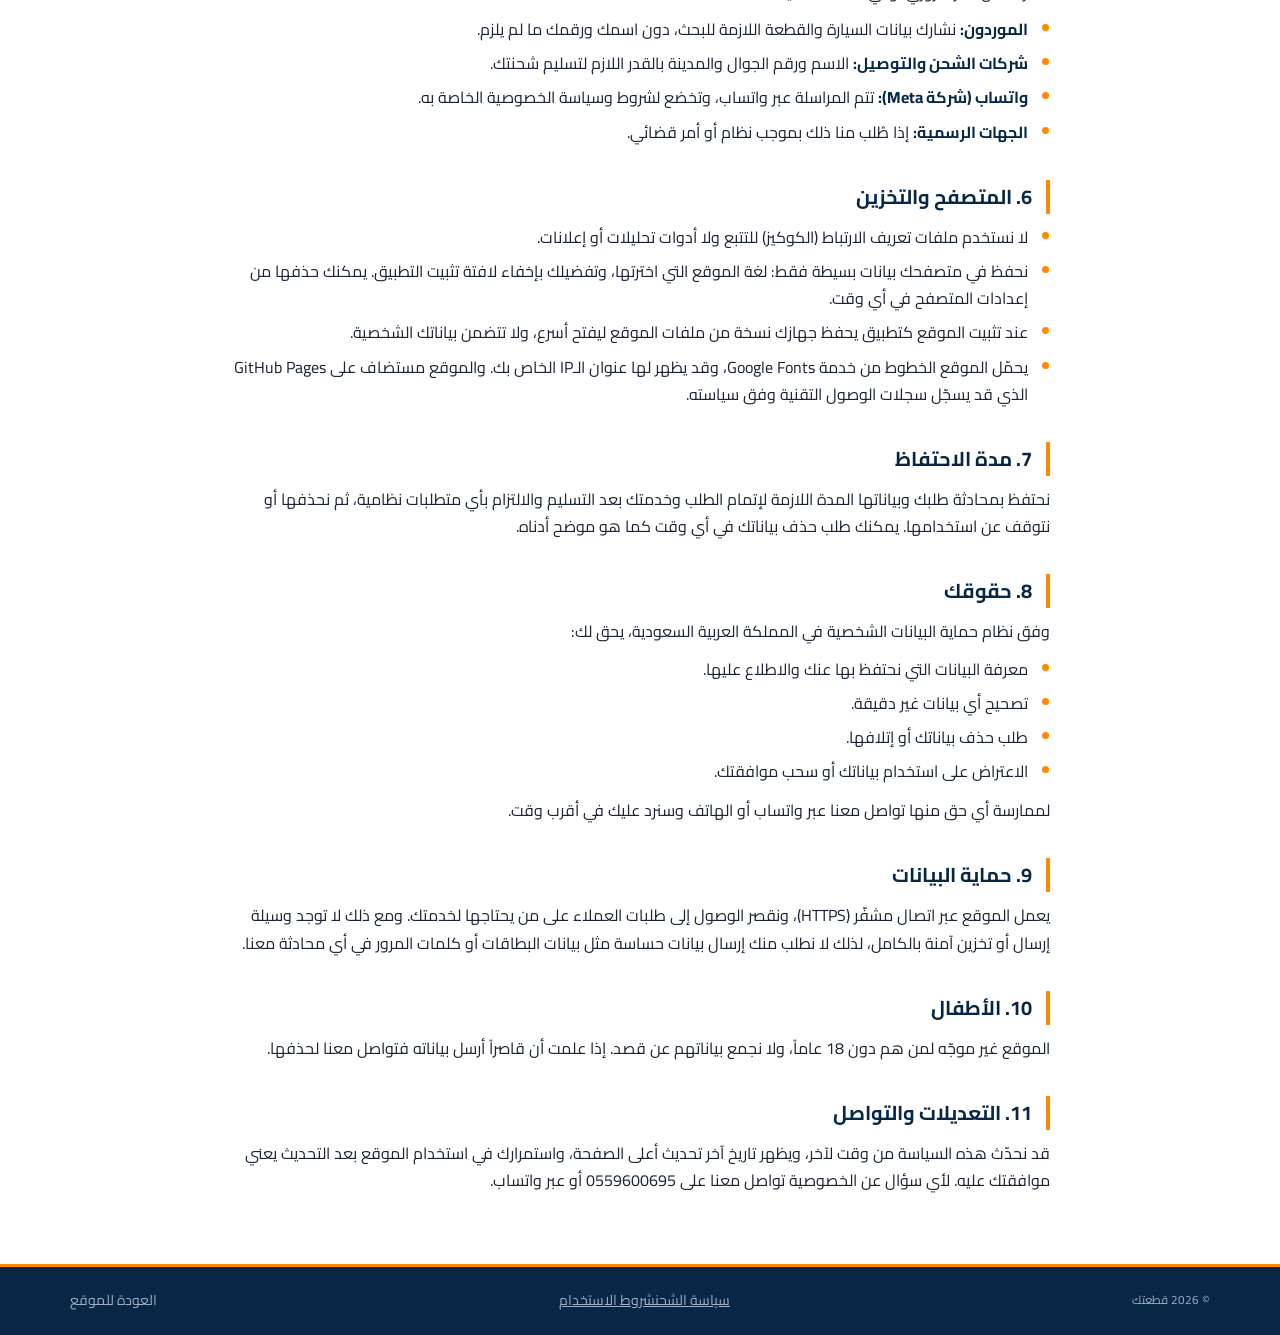
<file: privacy.html>
<!DOCTYPE html>
<html lang="ar" dir="rtl">
<head>
<meta charset="utf-8">
<meta name="viewport" content="width=device-width, initial-scale=1">
<title>سياسة الخصوصية | قطعتك</title>
<meta name="description" content="سياسة الخصوصية لموقع قطعتك: البيانات التي نجمعها عند طلب قطع الغيار، وكيف نستخدمها ونحميها، وحقوقك.">
<meta name="robots" content="index,follow">
<meta name="theme-color" content="#082746">
<link rel="canonical" href="https://dgf3388-dotcom.github.io/qatatuk/privacy.html">
<link rel="manifest" href="manifest.webmanifest">
<link rel="icon" type="image/png" sizes="48x48" href="favicon-48.png">
<link rel="apple-touch-icon" href="apple-touch-icon.png">
<link rel="preconnect" href="https://fonts.googleapis.com"><link rel="preconnect" href="https://fonts.gstatic.com" crossorigin>
<link href="https://fonts.googleapis.com/css2?family=Cairo:wght@400;600;700;800;900&display=swap" rel="stylesheet">
<link rel="stylesheet" href="styles.css?v=20261224">
<style>
.doc-hero{background:linear-gradient(135deg,var(--navy),var(--navy2));color:#fff;padding:46px 0 40px;text-align:center}
.doc-hero h1{font-size:clamp(1.7rem,4vw,2.4rem);margin-bottom:6px}
.doc-hero p{opacity:.85;font-size:.95rem}
.doc{max-width:820px;margin:0 auto;padding:38px 0 60px}
.doc .lead{font-size:1.05rem;color:var(--muted);margin-bottom:22px}
.doc h2{color:var(--navy);font-size:1.25rem;margin:34px 0 10px;padding-inline-start:14px;border-inline-start:4px solid var(--orange);scroll-margin-top:90px}
.doc p{margin-bottom:10px}
.doc ul{margin:0 0 12px;padding-inline-start:22px;display:grid;gap:7px}
.doc li::marker{color:var(--orange)}
.doc b{color:var(--navy)}
.toc{background:var(--gray);border:1px solid var(--line);border-radius:14px;padding:16px 22px;margin-bottom:8px}
.toc ol{margin-top:8px;padding-inline-start:22px;columns:2;column-gap:30px}
.toc li{break-inside:avoid;margin-bottom:4px}
.toc a{color:var(--navy);font-weight:600}.toc a:hover{color:var(--orange)}
@media(max-width:600px){.toc ol{columns:1}}
.doc-top{display:flex;gap:10px;align-items:center}
.site-footer.mini{padding:22px 0}
.site-footer.mini .foot-bottom{border:0;padding:0;margin:0;display:flex;justify-content:space-between;flex-wrap:wrap;gap:8px}
.site-footer.mini a:hover{color:var(--orange)}
</style>
</head>
<body>
<header><div class="container nav">
  <a href="index.html" class="logo logo-anim" aria-label="قطعتك"><img src="logo-head.png" alt="قطعتك" width="182" height="50"></a>
  <div class="doc-top">
    <button class="lang" id="langBtn" type="button">English</button>
    <a class="btn btn-primary" id="backTop" href="index.html">العودة للموقع</a>
  </div>
</div></header>
<main>
<div class="doc-hero"><div class="container"><h1 id="h1">سياسة الخصوصية</h1><p id="upd">آخر تحديث: 15 نوفمبر 2026</p></div></div>
<div class="container"><article class="doc">
<div id="ar">
<p class="lead">نحترم خصوصيتك. توضح هذه السياسة أي بيانات نجمعها عند استخدامك موقع «قطعتك»، ولماذا، وكيف نحميها، وما حقوقك تجاهها. باستخدامك الموقع أو إرسالك طلباً فإنك تقرّ بقراءتها.</p>
<nav class="toc" aria-label="المحتويات"><b>المحتويات</b><ol>
<li><a href="#a1">من نحن</a></li><li><a href="#a2">البيانات التي نجمعها</a></li><li><a href="#a3">كيف تصلنا بياناتك</a></li><li><a href="#a4">كيف نستخدم بياناتك</a></li><li><a href="#a5">مشاركة البيانات</a></li><li><a href="#a6">المتصفح والتخزين</a></li><li><a href="#a7">مدة الاحتفاظ</a></li><li><a href="#a8">حقوقك</a></li><li><a href="#a9">حماية البيانات</a></li><li><a href="#a10">الأطفال</a></li><li><a href="#a11">التعديلات والتواصل</a></li></ol></nav>

<h2 id="a1">1. من نحن</h2>
<p>«قطعتك» منصة سعودية تستقبل طلبات البحث عن قطع غيار السيارات وتوفيرها حسب الطلب. لسنا متجراً إلكترونياً: لا توجد سلة مشتريات ولا دفع عبر الموقع ولا حسابات للمستخدمين. الجهة المسؤولة عن بياناتك هي «قطعتك»، ويمكنك التواصل معنا عبر واتساب أو الهاتف على الرقم <bdi dir="ltr">0559600695</bdi>.</p>

<h2 id="a2">2. البيانات التي نجمعها</h2>
<p>نجمع فقط ما تدخله بنفسك داخل الموقع:</p>
<ul>
<li><b>عند طلب قطعة:</b> الاسم، رقم الجوال، المدينة، وسيلة التواصل المفضلة، بيانات السيارة (الشركة والموديل والسنة والفئة ونوع المحرك، ورقم الهيكل إن أدخلته)، اسم القطعة المطلوبة ورقمها وحالتها ونوعها وأي وصف تضيفه.</li>
<li><b>عند إرسال تقييم:</b> الاسم، المدينة (اختيارية)، القطعة (اختيارية)، عدد النجوم والتعليق.</li>
<li><b>عند التواصل معنا:</b> ما تكتبه لنا في واتساب أو المكالمات، ورقم هاتفك.</li>
</ul>
<p>لا نطلب منك كلمات مرور، ولا بيانات بطاقات بنكية أو أي معلومات دفع، ولا نجمع موقعك الجغرافي ولا جهات اتصالك.</p>

<h2 id="a3">3. كيف تصلنا بياناتك</h2>
<p>الموقع يعمل بدون خادم لحفظ الطلبات. بعد تعبئة النموذج يجهّز متصفحك رسالة جاهزة ويفتح بها واتساب، ولا يصلنا شيء إلا عندما تضغط أنت زر «إرسال» داخل واتساب. وبذلك تبقى بياناتك في جهازك إلى أن تقرر إرسالها. الأمر نفسه ينطبق على نموذج التقييم.</p>

<h2 id="a4">4. كيف نستخدم بياناتك</h2>
<ul>
<li>البحث عن القطعة المطلوبة وتوفيرها، والتواصل معك بالخيارات والأسعار.</li>
<li>إتمام الاتفاق والشراء والشحن إلى مدينتك بعد موافقتك.</li>
<li>الرد على استفساراتك وخدمة ما بعد الطلب.</li>
<li>تحسين خدماتنا وموقعنا بصورة عامة.</li>
<li>عرض تقييمك على الموقع إذا أرسلته، ونعرض الاسم والمدينة والتعليق فقط دون رقم جوالك.</li>
</ul>
<p>لا نبيع بياناتك ولا نؤجرها، ولا نرسل لك رسائل تسويقية لا علاقة لها بطلبك.</p>

<h2 id="a5">5. مشاركة البيانات</h2>
<p>نشارك أقل قدر ضروري، وفي الحالات التالية فقط:</p>
<ul>
<li><b>الموردون:</b> نشارك بيانات السيارة والقطعة اللازمة للبحث، دون اسمك ورقمك ما لم يلزم.</li>
<li><b>شركات الشحن والتوصيل:</b> الاسم ورقم الجوال والمدينة بالقدر اللازم لتسليم شحنتك.</li>
<li><b>واتساب (شركة Meta):</b> تتم المراسلة عبر واتساب، وتخضع لشروط وسياسة الخصوصية الخاصة به.</li>
<li><b>الجهات الرسمية:</b> إذا طُلب منا ذلك بموجب نظام أو أمر قضائي.</li>
</ul>

<h2 id="a6">6. المتصفح والتخزين</h2>
<ul>
<li>لا نستخدم ملفات تعريف الارتباط (الكوكيز) للتتبع ولا أدوات تحليلات أو إعلانات.</li>
<li>نحفظ في متصفحك بيانات بسيطة فقط: لغة الموقع التي اخترتها، وتفضيلك بإخفاء لافتة تثبيت التطبيق. يمكنك حذفها من إعدادات المتصفح في أي وقت.</li>
<li>عند تثبيت الموقع كتطبيق يحفظ جهازك نسخة من ملفات الموقع ليفتح أسرع، ولا تتضمن بياناتك الشخصية.</li>
<li>يحمّل الموقع الخطوط من خدمة Google Fonts، وقد يظهر لها عنوان الـIP الخاص بك. والموقع مستضاف على GitHub Pages الذي قد يسجّل سجلات الوصول التقنية وفق سياسته.</li>
</ul>

<h2 id="a7">7. مدة الاحتفاظ</h2>
<p>نحتفظ بمحادثة طلبك وبياناتها المدة اللازمة لإتمام الطلب وخدمتك بعد التسليم والالتزام بأي متطلبات نظامية، ثم نحذفها أو نتوقف عن استخدامها. يمكنك طلب حذف بياناتك في أي وقت كما هو موضح أدناه.</p>

<h2 id="a8">8. حقوقك</h2>
<p>وفق نظام حماية البيانات الشخصية في المملكة العربية السعودية، يحق لك:</p>
<ul>
<li>معرفة البيانات التي نحتفظ بها عنك والاطلاع عليها.</li>
<li>تصحيح أي بيانات غير دقيقة.</li>
<li>طلب حذف بياناتك أو إتلافها.</li>
<li>الاعتراض على استخدام بياناتك أو سحب موافقتك.</li>
</ul>
<p>لممارسة أي حق منها تواصل معنا عبر واتساب أو الهاتف وسنرد عليك في أقرب وقت.</p>

<h2 id="a9">9. حماية البيانات</h2>
<p>يعمل الموقع عبر اتصال مشفّر (HTTPS)، ونقصر الوصول إلى طلبات العملاء على من يحتاجها لخدمتك. ومع ذلك لا توجد وسيلة إرسال أو تخزين آمنة بالكامل، لذلك لا نطلب منك إرسال بيانات حساسة مثل بيانات البطاقات أو كلمات المرور في أي محادثة معنا.</p>

<h2 id="a10">10. الأطفال</h2>
<p>الموقع غير موجّه لمن هم دون 18 عاماً، ولا نجمع بياناتهم عن قصد. إذا علمت أن قاصراً أرسل بياناته فتواصل معنا لحذفها.</p>

<h2 id="a11">11. التعديلات والتواصل</h2>
<p>قد نحدّث هذه السياسة من وقت لآخر، ويظهر تاريخ آخر تحديث أعلى الصفحة، واستمرارك في استخدام الموقع بعد التحديث يعني موافقتك عليه. لأي سؤال عن الخصوصية تواصل معنا على <bdi dir="ltr">0559600695</bdi> أو عبر واتساب.</p>
</div>
<div id="en" hidden>
<p class="lead">We respect your privacy. This policy explains what data we collect when you use the Qat'atuk website, why, how we protect it, and what rights you have. By using the site or sending a request you acknowledge you have read it.</p>
<nav class="toc" aria-label="Contents"><b>Contents</b><ol>
<li><a href="#e1">Who we are</a></li><li><a href="#e2">Data we collect</a></li><li><a href="#e3">How your data reaches us</a></li><li><a href="#e4">How we use your data</a></li><li><a href="#e5">Sharing</a></li><li><a href="#e6">Browser &amp; storage</a></li><li><a href="#e7">Retention</a></li><li><a href="#e8">Your rights</a></li><li><a href="#e9">Data protection</a></li><li><a href="#e10">Children</a></li><li><a href="#e11">Changes &amp; contact</a></li></ol></nav>

<h2 id="e1">1. Who we are</h2>
<p>Qat'atuk is a Saudi platform that receives requests to find car spare parts and source them on demand. We are not an online store: there is no cart, no payment on the website and no user accounts. Qat'atuk is responsible for your data; reach us on WhatsApp or by phone at <bdi dir="ltr">0559600695</bdi>.</p>

<h2 id="e2">2. Data we collect</h2>
<p>We only collect what you enter yourself on the site:</p>
<ul>
<li><b>When requesting a part:</b> name, mobile number, city, preferred contact method, car details (make, model, year, trim, engine type, and VIN if you enter it), the requested part name, number, condition, type and any description you add.</li>
<li><b>When sending a review:</b> name, city (optional), part (optional), star rating and comment.</li>
<li><b>When contacting us:</b> what you write to us on WhatsApp or by phone, and your phone number.</li>
</ul>
<p>We never ask for passwords, bank card or payment details, and we do not collect your location or contacts.</p>

<h2 id="e3">3. How your data reaches us</h2>
<p>The site has no server that stores requests. After you fill in the form, your browser prepares a ready message and opens WhatsApp with it. Nothing reaches us until you press Send inside WhatsApp, so your data stays on your device until you decide to send it. The same applies to the review form.</p>

<h2 id="e4">4. How we use your data</h2>
<ul>
<li>To search for and source the requested part, and contact you with options and prices.</li>
<li>To complete the agreement, purchase and shipping to your city after your approval.</li>
<li>To answer your inquiries and provide after-request support.</li>
<li>To improve our services and website in general.</li>
<li>To show your review on the site if you send one: only the name, city and comment, never your mobile number.</li>
</ul>
<p>We do not sell or rent your data, and we do not send you marketing messages unrelated to your request.</p>

<h2 id="e5">5. Sharing</h2>
<p>We share the minimum necessary, and only in these cases:</p>
<ul>
<li><b>Suppliers:</b> the car and part details needed for the search, without your name and number unless required.</li>
<li><b>Shipping and delivery companies:</b> name, mobile number and city as needed to deliver your shipment.</li>
<li><b>WhatsApp (Meta):</b> messaging runs through WhatsApp and is subject to its own terms and privacy policy.</li>
<li><b>Authorities:</b> when required by law or a court order.</li>
</ul>

<h2 id="e6">6. Browser &amp; storage</h2>
<ul>
<li>We do not use tracking cookies, analytics or advertising tools.</li>
<li>We store only simple data in your browser: your chosen site language and your choice to dismiss the app-install banner. You can clear it from your browser settings at any time.</li>
<li>If you install the site as an app, your device keeps a copy of the site files so it opens faster; it contains no personal data.</li>
<li>The site loads fonts from Google Fonts, which may see your IP address. The site is hosted on GitHub Pages, which may keep technical access logs under its own policy.</li>
</ul>

<h2 id="e7">7. Retention</h2>
<p>We keep your request conversation and its data for as long as needed to complete the request, support you after delivery and meet any legal requirements, then delete it or stop using it. You may ask us to delete your data at any time, as described below.</p>

<h2 id="e8">8. Your rights</h2>
<p>Under the Saudi Personal Data Protection Law, you have the right to:</p>
<ul>
<li>know what data we hold about you and access it.</li>
<li>correct inaccurate data.</li>
<li>request deletion or destruction of your data.</li>
<li>object to the use of your data or withdraw your consent.</li>
</ul>
<p>To exercise any of these, contact us on WhatsApp or by phone and we will reply as soon as possible.</p>

<h2 id="e9">9. Data protection</h2>
<p>The site runs over an encrypted connection (HTTPS), and we limit access to customer requests to those who need them to serve you. Still, no way of sending or storing data is completely secure, so please do not send sensitive data such as card details or passwords in any conversation with us.</p>

<h2 id="e10">10. Children</h2>
<p>The site is not directed to anyone under 18 and we do not knowingly collect their data. If you learn that a minor has sent us data, contact us and we will delete it.</p>

<h2 id="e11">11. Changes &amp; contact</h2>
<p>We may update this policy from time to time; the last-updated date appears at the top, and continuing to use the site after an update means you accept it. For any privacy question, contact us at <bdi dir="ltr">0559600695</bdi> or on WhatsApp.</p>
</div>
</article></div>
</main>
<footer class="site-footer mini"><div class="container"><div class="foot-bottom"><small>© <span id="yr"></span> <span id="brand">قطعتك</span></small><span class="foot-legal"><a href="shipping.html" id="xl0"></a><a href="terms.html" id="xl1"></a></span><a href="index.html" id="backBot">العودة للموقع</a></div></div></footer>
<script src="config.js?v=20261224"></script>
<script src="wa-float.js?v=20261224" defer></script>
<script>
(function(){
  var lang='ar';try{lang=localStorage.getItem('qt_lang')||'ar'}catch(e){}
  if(lang!=='en')lang='ar';
  var T={ar:{t:'سياسة الخصوصية | قطعتك',h:'سياسة الخصوصية',u:'آخر تحديث: 15 نوفمبر 2026',b:'العودة للموقع',l:'English',br:'قطعتك',x0:'سياسة الشحن',x1:'شروط الاستخدام'},
         en:{t:"Privacy Policy | Qat'atuk",h:'Privacy Policy',u:'Last updated: 15 November 2026',b:'Back to site',l:'العربية',br:"Qat'atuk",x0:'Shipping Policy',x1:'Terms of Use'}};
  function apply(){
    var x=T[lang];document.documentElement.lang=lang;document.documentElement.dir=lang==='ar'?'rtl':'ltr';
    document.title=x.t;document.getElementById('h1').textContent=x.h;document.getElementById('upd').textContent=x.u;
    document.getElementById('backTop').textContent=x.b;document.getElementById('backBot').textContent=x.b;
    document.getElementById('langBtn').textContent=x.l;document.getElementById('brand').textContent=x.br;document.getElementById('xl0').textContent=x.x0;document.getElementById('xl1').textContent=x.x1;
    document.getElementById('ar').hidden=lang!=='ar';document.getElementById('en').hidden=lang!=='en';
  }
  document.getElementById('langBtn').onclick=function(){lang=lang==='ar'?'en':'ar';try{localStorage.setItem('qt_lang',lang)}catch(e){}apply()};
  document.getElementById('yr').textContent=new Date().getFullYear();
  apply();
})();
</script>
</body>
</html>
</file>
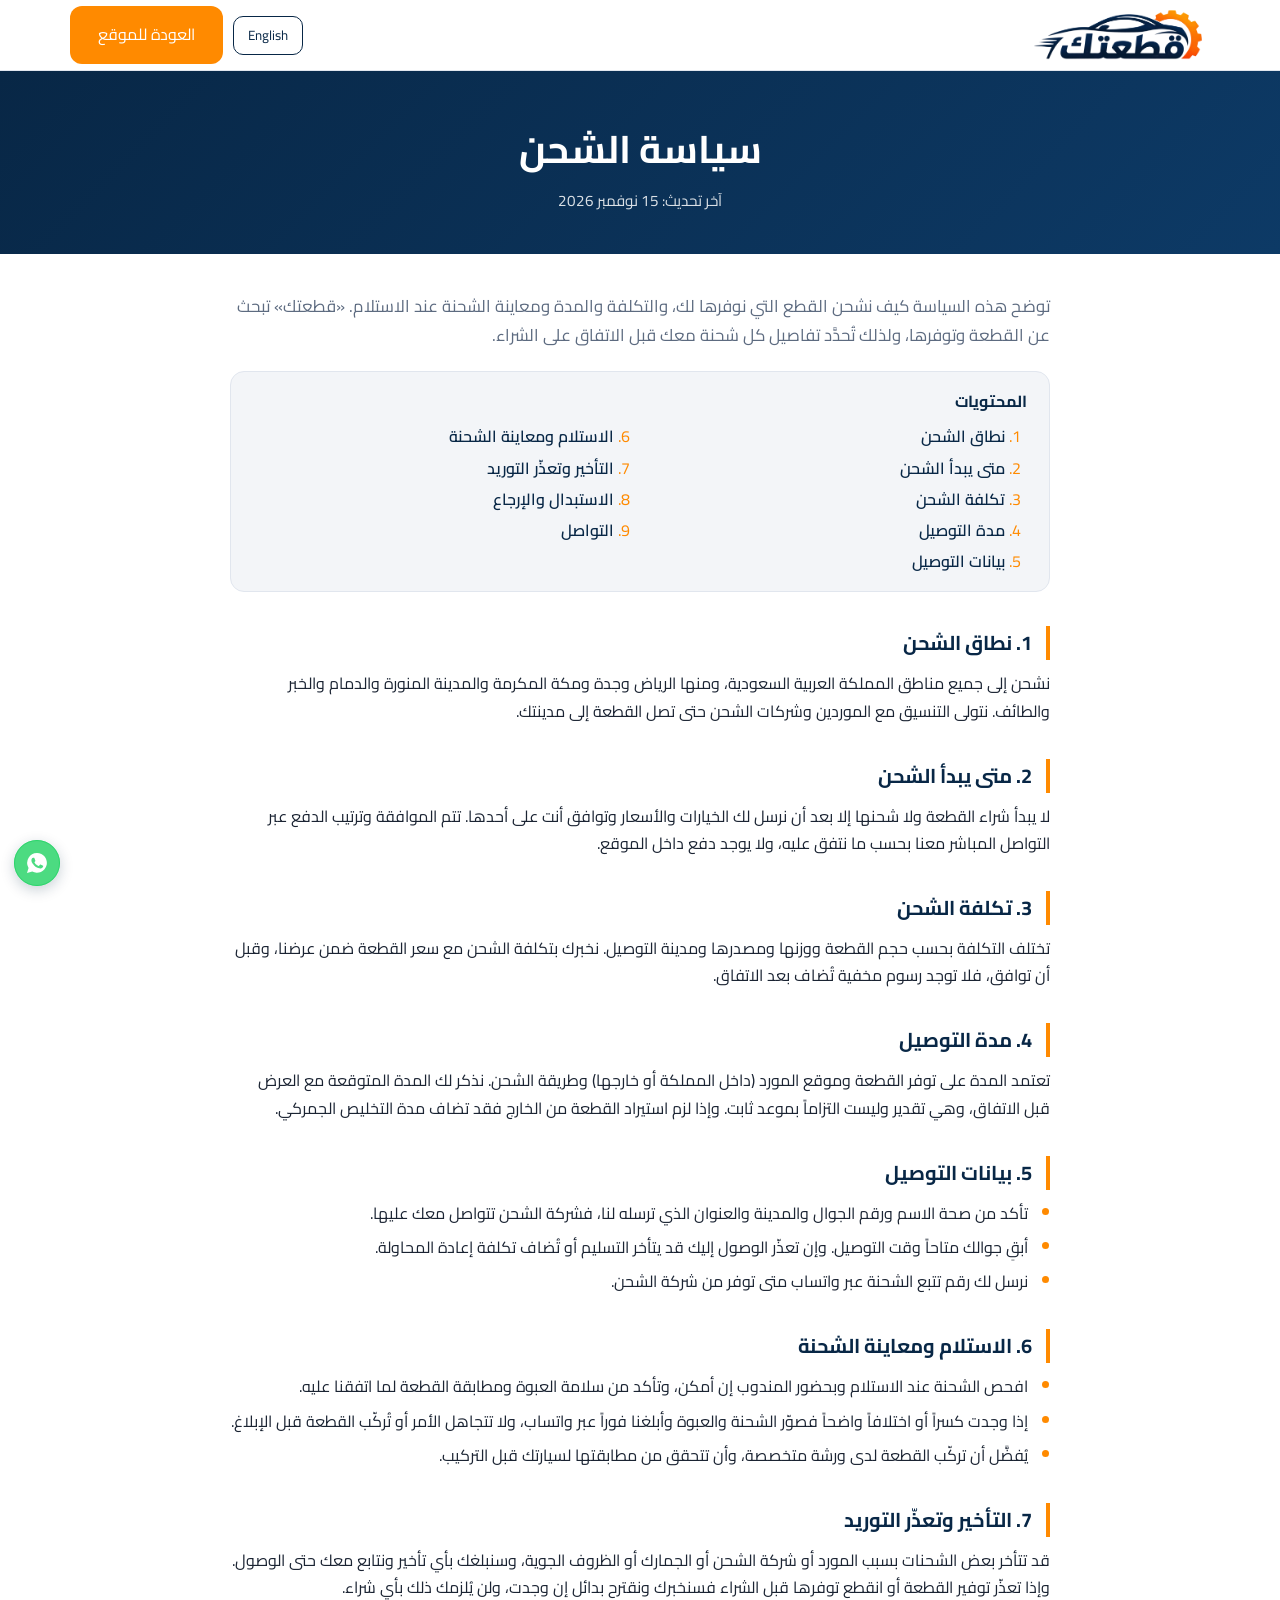
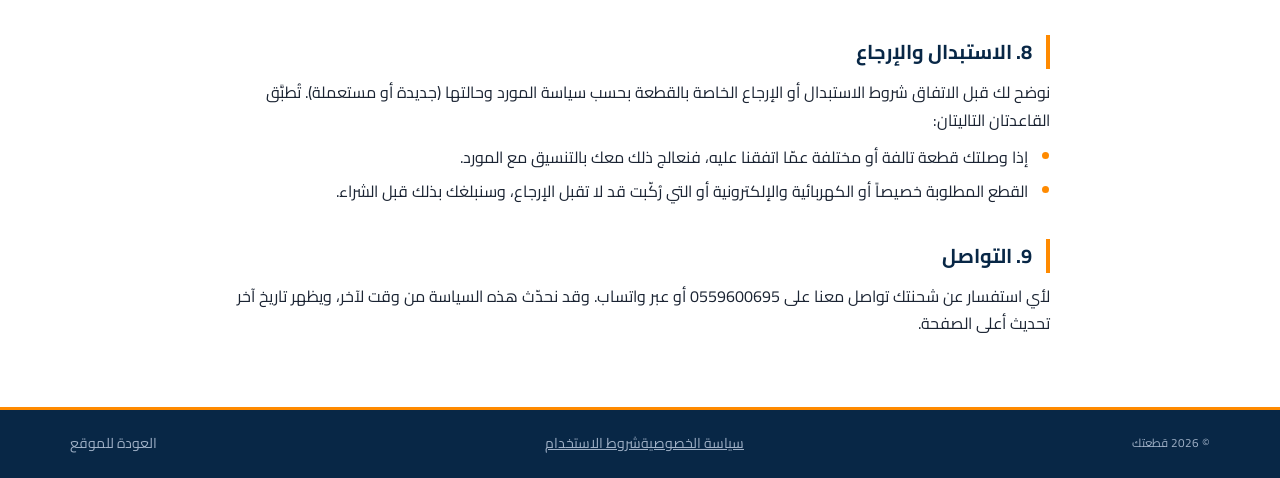
<file: shipping.html>
<!DOCTYPE html>
<html lang="ar" dir="rtl">
<head>
<meta charset="utf-8">
<meta name="viewport" content="width=device-width, initial-scale=1">
<title>سياسة الشحن | قطعتك</title>
<meta name="description" content="سياسة الشحن لموقع قطعتك: نطاق الشحن إلى جميع مناطق المملكة، التكلفة والمدة، ومعاينة الشحنة عند الاستلام والاستبدال.">
<meta name="robots" content="index,follow">
<meta name="theme-color" content="#082746">
<link rel="canonical" href="https://dgf3388-dotcom.github.io/qatatuk/shipping.html">
<link rel="manifest" href="manifest.webmanifest">
<link rel="icon" type="image/png" sizes="48x48" href="favicon-48.png">
<link rel="apple-touch-icon" href="apple-touch-icon.png">
<link rel="preconnect" href="https://fonts.googleapis.com"><link rel="preconnect" href="https://fonts.gstatic.com" crossorigin>
<link href="https://fonts.googleapis.com/css2?family=Cairo:wght@400;600;700;800;900&display=swap" rel="stylesheet">
<link rel="stylesheet" href="styles.css?v=20261224">
<style>
.doc-hero{background:linear-gradient(135deg,var(--navy),var(--navy2));color:#fff;padding:46px 0 40px;text-align:center}
.doc-hero h1{font-size:clamp(1.7rem,4vw,2.4rem);margin-bottom:6px}
.doc-hero p{opacity:.85;font-size:.95rem}
.doc{max-width:820px;margin:0 auto;padding:38px 0 60px}
.doc .lead{font-size:1.05rem;color:var(--muted);margin-bottom:22px}
.doc h2{color:var(--navy);font-size:1.25rem;margin:34px 0 10px;padding-inline-start:14px;border-inline-start:4px solid var(--orange);scroll-margin-top:90px}
.doc p{margin-bottom:10px}
.doc ul{margin:0 0 12px;padding-inline-start:22px;display:grid;gap:7px}
.doc li::marker{color:var(--orange)}
.doc b{color:var(--navy)}
.toc{background:var(--gray);border:1px solid var(--line);border-radius:14px;padding:16px 22px;margin-bottom:8px}
.toc ol{margin-top:8px;padding-inline-start:22px;columns:2;column-gap:30px}
.toc li{break-inside:avoid;margin-bottom:4px}
.toc a{color:var(--navy);font-weight:600}.toc a:hover{color:var(--orange)}
@media(max-width:600px){.toc ol{columns:1}}
.doc-top{display:flex;gap:10px;align-items:center}
.site-footer.mini{padding:22px 0}
.site-footer.mini .foot-bottom{border:0;padding:0;margin:0;display:flex;justify-content:space-between;flex-wrap:wrap;gap:8px}
.site-footer.mini a:hover{color:var(--orange)}
</style>
</head>
<body>
<header><div class="container nav">
  <a href="index.html" class="logo logo-anim" aria-label="قطعتك"><img src="logo-head.png" alt="قطعتك" width="182" height="50"></a>
  <div class="doc-top">
    <button class="lang" id="langBtn" type="button">English</button>
    <a class="btn btn-primary" id="backTop" href="index.html">العودة للموقع</a>
  </div>
</div></header>
<main>
<div class="doc-hero"><div class="container"><h1 id="h1">سياسة الشحن</h1><p id="upd">آخر تحديث: 15 نوفمبر 2026</p></div></div>
<div class="container"><article class="doc">
<div id="ar">
<p class="lead">توضح هذه السياسة كيف نشحن القطع التي نوفرها لك، والتكلفة والمدة ومعاينة الشحنة عند الاستلام. «قطعتك» تبحث عن القطعة وتوفرها، ولذلك تُحدَّد تفاصيل كل شحنة معك قبل الاتفاق على الشراء.</p>
<nav class="toc" aria-label="المحتويات"><b>المحتويات</b><ol>
<li><a href="#a1">نطاق الشحن</a></li><li><a href="#a2">متى يبدأ الشحن</a></li><li><a href="#a3">تكلفة الشحن</a></li><li><a href="#a4">مدة التوصيل</a></li><li><a href="#a5">بيانات التوصيل</a></li><li><a href="#a6">الاستلام ومعاينة الشحنة</a></li><li><a href="#a7">التأخير وتعذّر التوريد</a></li><li><a href="#a8">الاستبدال والإرجاع</a></li><li><a href="#a9">التواصل</a></li></ol></nav>

<h2 id="a1">1. نطاق الشحن</h2>
<p>نشحن إلى جميع مناطق المملكة العربية السعودية، ومنها الرياض وجدة ومكة المكرمة والمدينة المنورة والدمام والخبر والطائف. نتولى التنسيق مع الموردين وشركات الشحن حتى تصل القطعة إلى مدينتك.</p>

<h2 id="a2">2. متى يبدأ الشحن</h2>
<p>لا يبدأ شراء القطعة ولا شحنها إلا بعد أن نرسل لك الخيارات والأسعار وتوافق أنت على أحدها. تتم الموافقة وترتيب الدفع عبر التواصل المباشر معنا بحسب ما نتفق عليه، ولا يوجد دفع داخل الموقع.</p>

<h2 id="a3">3. تكلفة الشحن</h2>
<p>تختلف التكلفة بحسب حجم القطعة ووزنها ومصدرها ومدينة التوصيل. نخبرك بتكلفة الشحن مع سعر القطعة ضمن عرضنا، وقبل أن توافق، فلا توجد رسوم مخفية تُضاف بعد الاتفاق.</p>

<h2 id="a4">4. مدة التوصيل</h2>
<p>تعتمد المدة على توفر القطعة وموقع المورد (داخل المملكة أو خارجها) وطريقة الشحن. نذكر لك المدة المتوقعة مع العرض قبل الاتفاق، وهي تقدير وليست التزاماً بموعد ثابت. وإذا لزم استيراد القطعة من الخارج فقد تضاف مدة التخليص الجمركي.</p>

<h2 id="a5">5. بيانات التوصيل</h2>
<ul>
<li>تأكد من صحة الاسم ورقم الجوال والمدينة والعنوان الذي ترسله لنا، فشركة الشحن تتواصل معك عليها.</li>
<li>أبقِ جوالك متاحاً وقت التوصيل. وإن تعذّر الوصول إليك قد يتأخر التسليم أو تُضاف تكلفة إعادة المحاولة.</li>
<li>نرسل لك رقم تتبع الشحنة عبر واتساب متى توفر من شركة الشحن.</li>
</ul>

<h2 id="a6">6. الاستلام ومعاينة الشحنة</h2>
<ul>
<li>افحص الشحنة عند الاستلام وبحضور المندوب إن أمكن، وتأكد من سلامة العبوة ومطابقة القطعة لما اتفقنا عليه.</li>
<li>إذا وجدت كسراً أو اختلافاً واضحاً فصوّر الشحنة والعبوة وأبلغنا فوراً عبر واتساب، ولا تتجاهل الأمر أو تُركّب القطعة قبل الإبلاغ.</li>
<li>يُفضَّل أن تركّب القطعة لدى ورشة متخصصة، وأن تتحقق من مطابقتها لسيارتك قبل التركيب.</li>
</ul>

<h2 id="a7">7. التأخير وتعذّر التوريد</h2>
<p>قد تتأخر بعض الشحنات بسبب المورد أو شركة الشحن أو الجمارك أو الظروف الجوية، وسنبلغك بأي تأخير ونتابع معك حتى الوصول. وإذا تعذّر توفير القطعة أو انقطع توفرها قبل الشراء فسنخبرك ونقترح بدائل إن وجدت، ولن يُلزمك ذلك بأي شراء.</p>

<h2 id="a8">8. الاستبدال والإرجاع</h2>
<p>نوضح لك قبل الاتفاق شروط الاستبدال أو الإرجاع الخاصة بالقطعة بحسب سياسة المورد وحالتها (جديدة أو مستعملة). تُطبَّق القاعدتان التاليتان:</p>
<ul>
<li>إذا وصلتك قطعة تالفة أو مختلفة عمّا اتفقنا عليه، فنعالج ذلك معك بالتنسيق مع المورد.</li>
<li>القطع المطلوبة خصيصاً أو الكهربائية والإلكترونية أو التي رُكّبت قد لا تقبل الإرجاع، وسنبلغك بذلك قبل الشراء.</li>
</ul>

<h2 id="a9">9. التواصل</h2>
<p>لأي استفسار عن شحنتك تواصل معنا على <bdi dir="ltr">0559600695</bdi> أو عبر واتساب. وقد نحدّث هذه السياسة من وقت لآخر، ويظهر تاريخ آخر تحديث أعلى الصفحة.</p>
</div>
<div id="en" hidden>
<p class="lead">This policy explains how we ship the parts we source for you, including cost, timing and checking your shipment on delivery. Qat'atuk searches for and sources the part, so the details of each shipment are agreed with you before the purchase.</p>
<nav class="toc" aria-label="Contents"><b>Contents</b><ol>
<li><a href="#e1">Shipping area</a></li><li><a href="#e2">When shipping starts</a></li><li><a href="#e3">Shipping cost</a></li><li><a href="#e4">Delivery time</a></li><li><a href="#e5">Delivery details</a></li><li><a href="#e6">Receiving &amp; inspection</a></li><li><a href="#e7">Delays &amp; unavailability</a></li><li><a href="#e8">Exchange &amp; returns</a></li><li><a href="#e9">Contact</a></li></ol></nav>

<h2 id="e1">1. Shipping area</h2>
<p>We ship to all regions of Saudi Arabia, including Riyadh, Jeddah, Makkah, Madinah, Dammam, Khobar and Taif. We coordinate with suppliers and carriers until the part reaches your city.</p>

<h2 id="e2">2. When shipping starts</h2>
<p>We do not buy or ship a part until we have sent you the options and prices and you have approved one. Approval and payment arrangements are made through direct contact with us as agreed; there is no payment on the website.</p>

<h2 id="e3">3. Shipping cost</h2>
<p>The cost depends on the part's size, weight, source and the delivery city. We tell you the shipping cost together with the part price in our offer, before you agree, so no hidden fees are added afterwards.</p>

<h2 id="e4">4. Delivery time</h2>
<p>Timing depends on part availability, the supplier's location (inside or outside the Kingdom) and the shipping method. We give you the expected time with the offer before you agree; it is an estimate, not a fixed-date commitment. If a part must be imported, customs clearance time may be added.</p>

<h2 id="e5">5. Delivery details</h2>
<ul>
<li>Make sure the name, mobile number, city and address you send us are correct, as the carrier will contact you on them.</li>
<li>Keep your phone available at delivery time. If we cannot reach you, delivery may be delayed or a re-delivery cost may apply.</li>
<li>We send you the tracking number on WhatsApp once the carrier provides it.</li>
</ul>

<h2 id="e6">6. Receiving &amp; inspection</h2>
<ul>
<li>Inspect the shipment on receipt, with the courier present if possible, and check the packaging is intact and the part matches what we agreed.</li>
<li>If you find breakage or a clear mismatch, photograph the shipment and packaging and tell us right away on WhatsApp; do not ignore it or install the part before reporting.</li>
<li>We recommend having the part installed by a specialist workshop and confirming it fits your car before installation.</li>
</ul>

<h2 id="e7">7. Delays &amp; unavailability</h2>
<p>Some shipments may be delayed by the supplier, carrier, customs or weather. We will tell you about any delay and follow up with you until arrival. If a part cannot be sourced or becomes unavailable before purchase, we will let you know and suggest alternatives where possible, with no obligation to buy.</p>

<h2 id="e8">8. Exchange &amp; returns</h2>
<p>Before you agree, we explain the exchange or return terms for the part according to the supplier's policy and its condition (new or used). Two rules apply:</p>
<ul>
<li>If you receive a damaged part or one different from what we agreed, we handle it with you in coordination with the supplier.</li>
<li>Specially ordered, electrical or electronic parts, or parts that have been installed, may not be returnable; we will tell you before you buy.</li>
</ul>

<h2 id="e9">9. Contact</h2>
<p>For any question about your shipment, contact us at <bdi dir="ltr">0559600695</bdi> or on WhatsApp. We may update this policy from time to time; the last-updated date appears at the top.</p>
</div>
</article></div>
</main>
<footer class="site-footer mini"><div class="container"><div class="foot-bottom"><small>© <span id="yr"></span> <span id="brand">قطعتك</span></small><span class="foot-legal"><a href="privacy.html" id="xl0"></a><a href="terms.html" id="xl1"></a></span><a href="index.html" id="backBot">العودة للموقع</a></div></div></footer>
<script src="config.js?v=20261224"></script>
<script src="wa-float.js?v=20261224" defer></script>
<script>
(function(){
  var lang='ar';try{lang=localStorage.getItem('qt_lang')||'ar'}catch(e){}
  if(lang!=='en')lang='ar';
  var T={ar:{t:'سياسة الشحن | قطعتك',h:'سياسة الشحن',u:'آخر تحديث: 15 نوفمبر 2026',b:'العودة للموقع',l:'English',br:'قطعتك',x0:'سياسة الخصوصية',x1:'شروط الاستخدام'},
         en:{t:"Shipping Policy | Qat'atuk",h:'Shipping Policy',u:'Last updated: 15 November 2026',b:'Back to site',l:'العربية',br:"Qat'atuk",x0:'Privacy Policy',x1:'Terms of Use'}};
  function apply(){
    var x=T[lang];document.documentElement.lang=lang;document.documentElement.dir=lang==='ar'?'rtl':'ltr';
    document.title=x.t;document.getElementById('h1').textContent=x.h;document.getElementById('upd').textContent=x.u;
    document.getElementById('backTop').textContent=x.b;document.getElementById('backBot').textContent=x.b;
    document.getElementById('langBtn').textContent=x.l;document.getElementById('brand').textContent=x.br;document.getElementById('xl0').textContent=x.x0;document.getElementById('xl1').textContent=x.x1;
    document.getElementById('ar').hidden=lang!=='ar';document.getElementById('en').hidden=lang!=='en';
  }
  document.getElementById('langBtn').onclick=function(){lang=lang==='ar'?'en':'ar';try{localStorage.setItem('qt_lang',lang)}catch(e){}apply()};
  document.getElementById('yr').textContent=new Date().getFullYear();
  apply();
})();
</script>
</body>
</html>
</file>
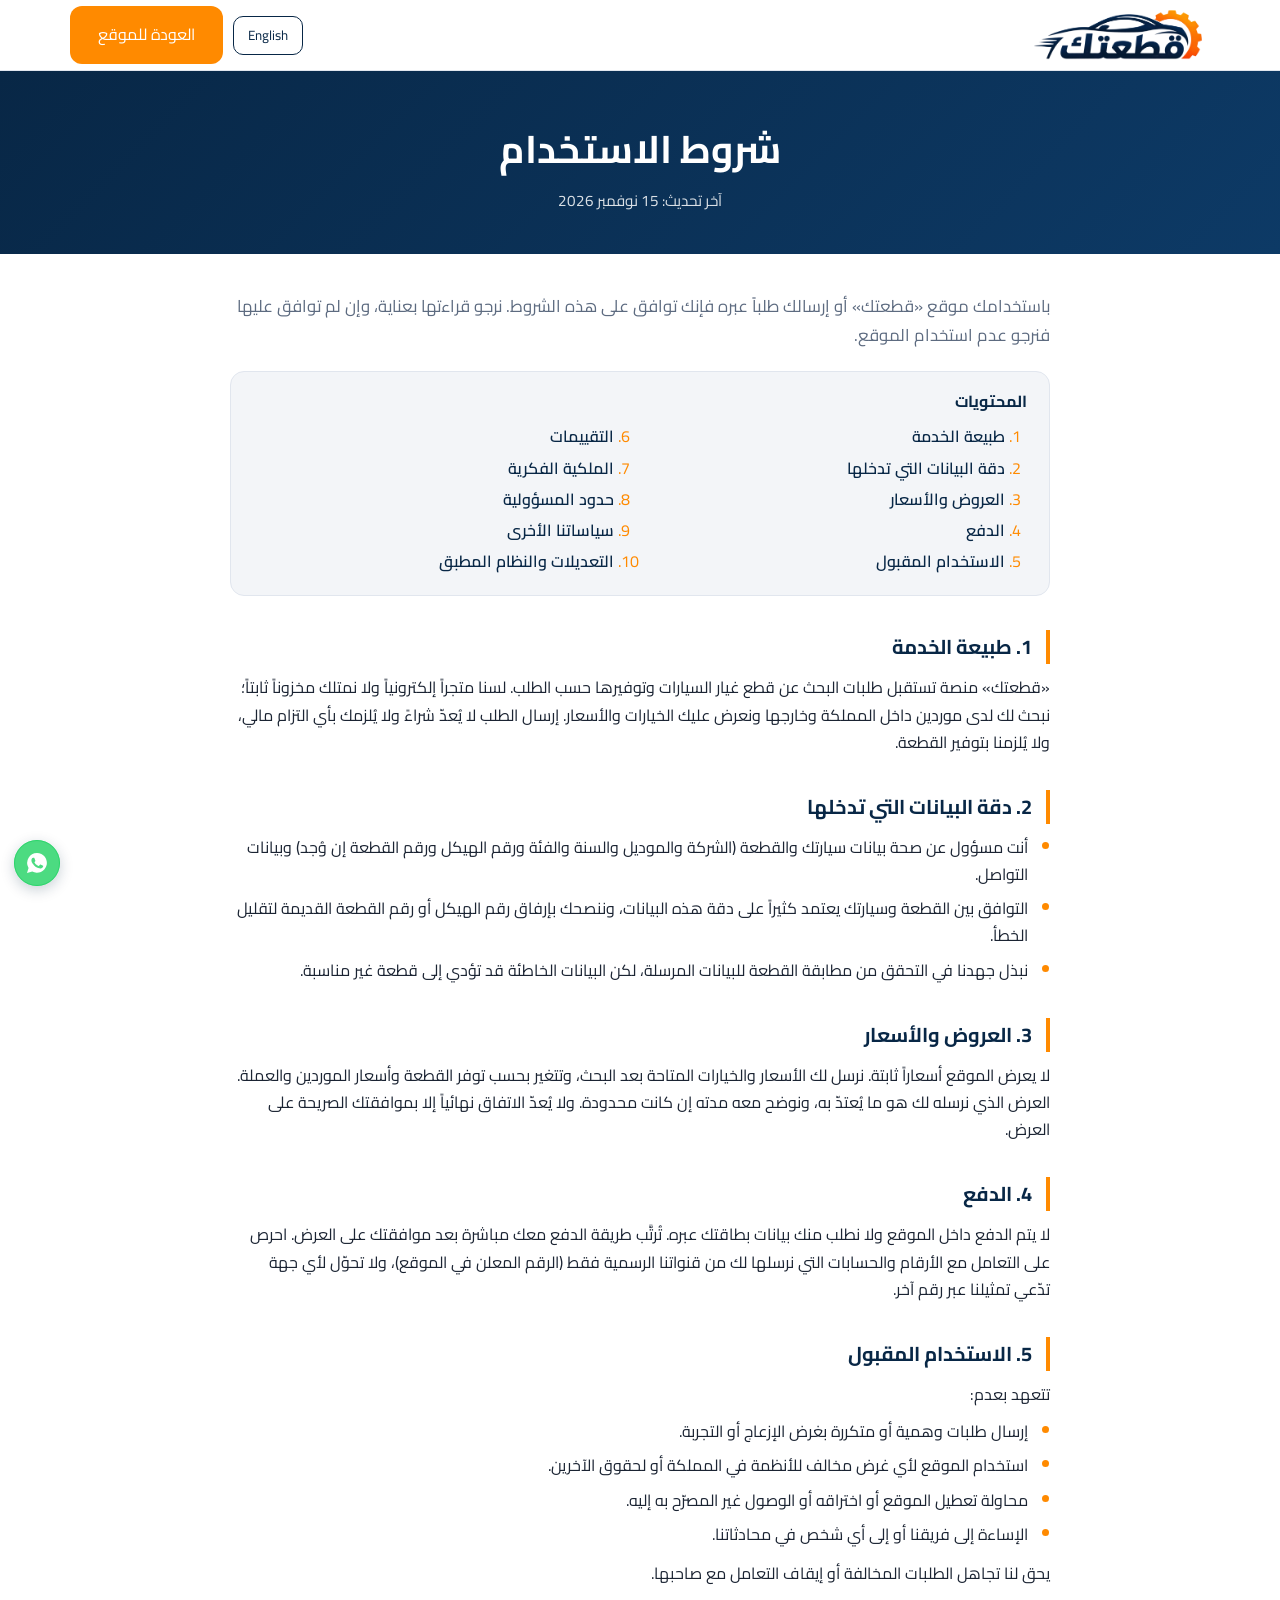
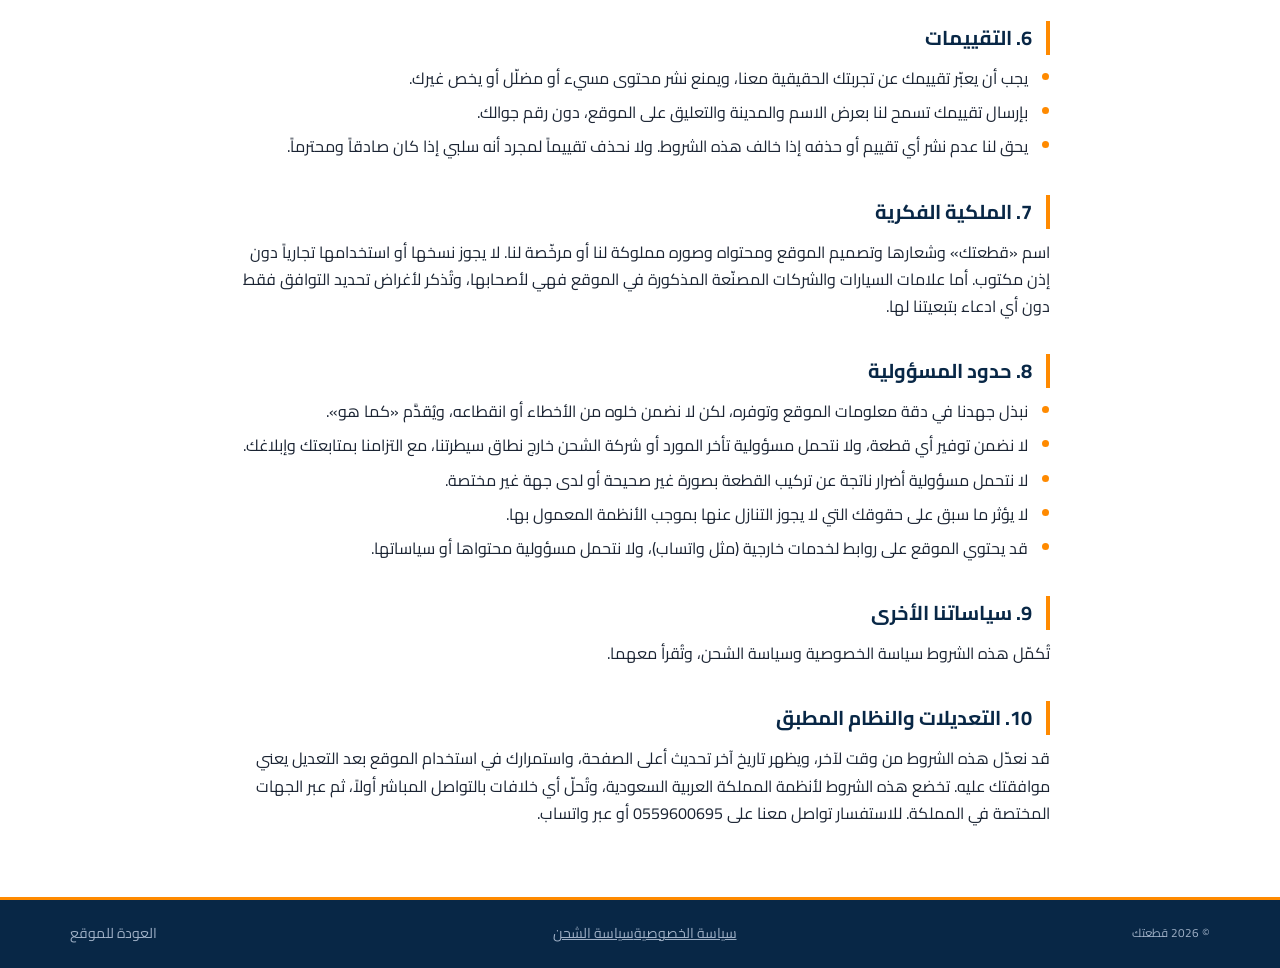
<file: terms.html>
<!DOCTYPE html>
<html lang="ar" dir="rtl">
<head>
<meta charset="utf-8">
<meta name="viewport" content="width=device-width, initial-scale=1">
<title>شروط الاستخدام | قطعتك</title>
<meta name="description" content="شروط استخدام موقع قطعتك: طبيعة الخدمة، العروض والأسعار، الدفع، الاستخدام المقبول، التقييمات وحدود المسؤولية.">
<meta name="robots" content="index,follow">
<meta name="theme-color" content="#082746">
<link rel="canonical" href="https://dgf3388-dotcom.github.io/qatatuk/terms.html">
<link rel="manifest" href="manifest.webmanifest">
<link rel="icon" type="image/png" sizes="48x48" href="favicon-48.png">
<link rel="apple-touch-icon" href="apple-touch-icon.png">
<link rel="preconnect" href="https://fonts.googleapis.com"><link rel="preconnect" href="https://fonts.gstatic.com" crossorigin>
<link href="https://fonts.googleapis.com/css2?family=Cairo:wght@400;600;700;800;900&display=swap" rel="stylesheet">
<link rel="stylesheet" href="styles.css?v=20261224">
<style>
.doc-hero{background:linear-gradient(135deg,var(--navy),var(--navy2));color:#fff;padding:46px 0 40px;text-align:center}
.doc-hero h1{font-size:clamp(1.7rem,4vw,2.4rem);margin-bottom:6px}
.doc-hero p{opacity:.85;font-size:.95rem}
.doc{max-width:820px;margin:0 auto;padding:38px 0 60px}
.doc .lead{font-size:1.05rem;color:var(--muted);margin-bottom:22px}
.doc h2{color:var(--navy);font-size:1.25rem;margin:34px 0 10px;padding-inline-start:14px;border-inline-start:4px solid var(--orange);scroll-margin-top:90px}
.doc p{margin-bottom:10px}
.doc ul{margin:0 0 12px;padding-inline-start:22px;display:grid;gap:7px}
.doc li::marker{color:var(--orange)}
.doc b{color:var(--navy)}
.toc{background:var(--gray);border:1px solid var(--line);border-radius:14px;padding:16px 22px;margin-bottom:8px}
.toc ol{margin-top:8px;padding-inline-start:22px;columns:2;column-gap:30px}
.toc li{break-inside:avoid;margin-bottom:4px}
.toc a{color:var(--navy);font-weight:600}.toc a:hover{color:var(--orange)}
@media(max-width:600px){.toc ol{columns:1}}
.doc-top{display:flex;gap:10px;align-items:center}
.site-footer.mini{padding:22px 0}
.site-footer.mini .foot-bottom{border:0;padding:0;margin:0;display:flex;justify-content:space-between;flex-wrap:wrap;gap:8px}
.site-footer.mini a:hover{color:var(--orange)}
</style>
</head>
<body>
<header><div class="container nav">
  <a href="index.html" class="logo logo-anim" aria-label="قطعتك"><img src="logo-head.png" alt="قطعتك" width="182" height="50"></a>
  <div class="doc-top">
    <button class="lang" id="langBtn" type="button">English</button>
    <a class="btn btn-primary" id="backTop" href="index.html">العودة للموقع</a>
  </div>
</div></header>
<main>
<div class="doc-hero"><div class="container"><h1 id="h1">شروط الاستخدام</h1><p id="upd">آخر تحديث: 15 نوفمبر 2026</p></div></div>
<div class="container"><article class="doc">
<div id="ar">
<p class="lead">باستخدامك موقع «قطعتك» أو إرسالك طلباً عبره فإنك توافق على هذه الشروط. نرجو قراءتها بعناية، وإن لم توافق عليها فنرجو عدم استخدام الموقع.</p>
<nav class="toc" aria-label="المحتويات"><b>المحتويات</b><ol>
<li><a href="#a1">طبيعة الخدمة</a></li><li><a href="#a2">دقة البيانات التي تدخلها</a></li><li><a href="#a3">العروض والأسعار</a></li><li><a href="#a4">الدفع</a></li><li><a href="#a5">الاستخدام المقبول</a></li><li><a href="#a6">التقييمات</a></li><li><a href="#a7">الملكية الفكرية</a></li><li><a href="#a8">حدود المسؤولية</a></li><li><a href="#a9">سياساتنا الأخرى</a></li><li><a href="#a10">التعديلات والنظام المطبق</a></li></ol></nav>

<h2 id="a1">1. طبيعة الخدمة</h2>
<p>«قطعتك» منصة تستقبل طلبات البحث عن قطع غيار السيارات وتوفيرها حسب الطلب. لسنا متجراً إلكترونياً ولا نمتلك مخزوناً ثابتاً؛ نبحث لك لدى موردين داخل المملكة وخارجها ونعرض عليك الخيارات والأسعار. إرسال الطلب لا يُعدّ شراءً ولا يُلزمك بأي التزام مالي، ولا يُلزمنا بتوفير القطعة.</p>

<h2 id="a2">2. دقة البيانات التي تدخلها</h2>
<ul>
<li>أنت مسؤول عن صحة بيانات سيارتك والقطعة (الشركة والموديل والسنة والفئة ورقم الهيكل ورقم القطعة إن وُجد) وبيانات التواصل.</li>
<li>التوافق بين القطعة وسيارتك يعتمد كثيراً على دقة هذه البيانات، وننصحك بإرفاق رقم الهيكل أو رقم القطعة القديمة لتقليل الخطأ.</li>
<li>نبذل جهدنا في التحقق من مطابقة القطعة للبيانات المرسلة، لكن البيانات الخاطئة قد تؤدي إلى قطعة غير مناسبة.</li>
</ul>

<h2 id="a3">3. العروض والأسعار</h2>
<p>لا يعرض الموقع أسعاراً ثابتة. نرسل لك الأسعار والخيارات المتاحة بعد البحث، وتتغير بحسب توفر القطعة وأسعار الموردين والعملة. العرض الذي نرسله لك هو ما يُعتدّ به، ونوضح معه مدته إن كانت محدودة. ولا يُعدّ الاتفاق نهائياً إلا بموافقتك الصريحة على العرض.</p>

<h2 id="a4">4. الدفع</h2>
<p>لا يتم الدفع داخل الموقع ولا نطلب منك بيانات بطاقتك عبره. تُرتَّب طريقة الدفع معك مباشرة بعد موافقتك على العرض. احرص على التعامل مع الأرقام والحسابات التي نرسلها لك من قنواتنا الرسمية فقط (الرقم المعلن في الموقع)، ولا تحوّل لأي جهة تدّعي تمثيلنا عبر رقم آخر.</p>

<h2 id="a5">5. الاستخدام المقبول</h2>
<p>تتعهد بعدم:</p>
<ul>
<li>إرسال طلبات وهمية أو متكررة بغرض الإزعاج أو التجربة.</li>
<li>استخدام الموقع لأي غرض مخالف للأنظمة في المملكة أو لحقوق الآخرين.</li>
<li>محاولة تعطيل الموقع أو اختراقه أو الوصول غير المصرّح به إليه.</li>
<li>الإساءة إلى فريقنا أو إلى أي شخص في محادثاتنا.</li>
</ul>
<p>يحق لنا تجاهل الطلبات المخالفة أو إيقاف التعامل مع صاحبها.</p>

<h2 id="a6">6. التقييمات</h2>
<ul>
<li>يجب أن يعبّر تقييمك عن تجربتك الحقيقية معنا، ويمنع نشر محتوى مسيء أو مضلّل أو يخص غيرك.</li>
<li>بإرسال تقييمك تسمح لنا بعرض الاسم والمدينة والتعليق على الموقع، دون رقم جوالك.</li>
<li>يحق لنا عدم نشر أي تقييم أو حذفه إذا خالف هذه الشروط. ولا نحذف تقييماً لمجرد أنه سلبي إذا كان صادقاً ومحترماً.</li>
</ul>

<h2 id="a7">7. الملكية الفكرية</h2>
<p>اسم «قطعتك» وشعارها وتصميم الموقع ومحتواه وصوره مملوكة لنا أو مرخّصة لنا. لا يجوز نسخها أو استخدامها تجارياً دون إذن مكتوب. أما علامات السيارات والشركات المصنّعة المذكورة في الموقع فهي لأصحابها، وتُذكر لأغراض تحديد التوافق فقط دون أي ادعاء بتبعيتنا لها.</p>

<h2 id="a8">8. حدود المسؤولية</h2>
<ul>
<li>نبذل جهدنا في دقة معلومات الموقع وتوفره، لكن لا نضمن خلوه من الأخطاء أو انقطاعه، ويُقدَّم «كما هو».</li>
<li>لا نضمن توفير أي قطعة، ولا نتحمل مسؤولية تأخر المورد أو شركة الشحن خارج نطاق سيطرتنا، مع التزامنا بمتابعتك وإبلاغك.</li>
<li>لا نتحمل مسؤولية أضرار ناتجة عن تركيب القطعة بصورة غير صحيحة أو لدى جهة غير مختصة.</li>
<li>لا يؤثر ما سبق على حقوقك التي لا يجوز التنازل عنها بموجب الأنظمة المعمول بها.</li>
<li>قد يحتوي الموقع على روابط لخدمات خارجية (مثل واتساب)، ولا نتحمل مسؤولية محتواها أو سياساتها.</li>
</ul>

<h2 id="a9">9. سياساتنا الأخرى</h2>
<p>تُكمّل هذه الشروط <a href="privacy.html">سياسة الخصوصية</a> و<a href="shipping.html">سياسة الشحن</a>، وتُقرأ معهما.</p>

<h2 id="a10">10. التعديلات والنظام المطبق</h2>
<p>قد نعدّل هذه الشروط من وقت لآخر، ويظهر تاريخ آخر تحديث أعلى الصفحة، واستمرارك في استخدام الموقع بعد التعديل يعني موافقتك عليه. تخضع هذه الشروط لأنظمة المملكة العربية السعودية، وتُحلّ أي خلافات بالتواصل المباشر أولاً، ثم عبر الجهات المختصة في المملكة. للاستفسار تواصل معنا على <bdi dir="ltr">0559600695</bdi> أو عبر واتساب.</p>
</div>
<div id="en" hidden>
<p class="lead">By using the Qat'atuk website or sending a request through it, you agree to these terms. Please read them carefully; if you do not agree, please do not use the site.</p>
<nav class="toc" aria-label="Contents"><b>Contents</b><ol>
<li><a href="#e1">Nature of the service</a></li><li><a href="#e2">Accuracy of your data</a></li><li><a href="#e3">Offers &amp; prices</a></li><li><a href="#e4">Payment</a></li><li><a href="#e5">Acceptable use</a></li><li><a href="#e6">Reviews</a></li><li><a href="#e7">Intellectual property</a></li><li><a href="#e8">Limitation of liability</a></li><li><a href="#e9">Our other policies</a></li><li><a href="#e10">Changes &amp; governing law</a></li></ol></nav>

<h2 id="e1">1. Nature of the service</h2>
<p>Qat'atuk is a platform that receives requests to find car spare parts and source them on demand. We are not an online store and hold no fixed stock; we search suppliers inside and outside the Kingdom and present you with options and prices. Sending a request is not a purchase, does not bind you financially, and does not oblige us to source the part.</p>

<h2 id="e2">2. Accuracy of your data</h2>
<ul>
<li>You are responsible for the accuracy of your car and part details (make, model, year, trim, VIN, part number if any) and your contact details.</li>
<li>Whether a part fits your car depends heavily on these details; we recommend including the VIN or the old part number to reduce errors.</li>
<li>We do our best to check that the part matches the details sent, but wrong details may lead to an unsuitable part.</li>
</ul>

<h2 id="e3">3. Offers &amp; prices</h2>
<p>The website shows no fixed prices. We send you prices and available options after searching; they vary with part availability, supplier prices and currency. The offer we send you is the one that counts, and we state its validity period with it if limited. An agreement is final only once you explicitly approve the offer.</p>

<h2 id="e4">4. Payment</h2>
<p>Payment is not made on the website and we do not ask for your card details through it. Payment is arranged with you directly after you approve the offer. Deal only with numbers and accounts we send you from our official channels (the number published on the site), and do not transfer money to anyone claiming to represent us from another number.</p>

<h2 id="e5">5. Acceptable use</h2>
<p>You agree not to:</p>
<ul>
<li>send fake or repeated requests to annoy us or as a test.</li>
<li>use the site for anything that violates the laws of the Kingdom or the rights of others.</li>
<li>try to disrupt, hack or gain unauthorized access to the site.</li>
<li>abuse our team or anyone in our conversations.</li>
</ul>
<p>We may ignore violating requests or stop dealing with their sender.</p>

<h2 id="e6">6. Reviews</h2>
<ul>
<li>Your review must reflect your real experience with us. Abusive, misleading content or content about others is not allowed.</li>
<li>By sending a review you allow us to show your name, city and comment on the site, never your mobile number.</li>
<li>We may decline to publish or remove any review that breaks these terms. We do not remove a review merely for being negative if it is honest and respectful.</li>
</ul>

<h2 id="e7">7. Intellectual property</h2>
<p>The Qat'atuk name, logo, site design, content and images are owned by or licensed to us and may not be copied or used commercially without written permission. Car and manufacturer trademarks mentioned on the site belong to their owners and are used only to identify compatibility, with no claim of affiliation.</p>

<h2 id="e8">8. Limitation of liability</h2>
<ul>
<li>We do our best for the accuracy and availability of the site, but do not guarantee it is error-free or uninterrupted; it is provided "as is".</li>
<li>We do not guarantee sourcing any part, and are not liable for supplier or carrier delays beyond our control, though we commit to following up and informing you.</li>
<li>We are not liable for damage caused by incorrect installation or installation by an unqualified party.</li>
<li>None of the above affects rights you cannot waive under applicable law.</li>
<li>The site may link to external services (such as WhatsApp); we are not responsible for their content or policies.</li>
</ul>

<h2 id="e9">9. Our other policies</h2>
<p>These terms are complemented by our <a href="privacy.html">Privacy Policy</a> and <a href="shipping.html">Shipping Policy</a> and should be read with them.</p>

<h2 id="e10">10. Changes &amp; governing law</h2>
<p>We may amend these terms from time to time; the last-updated date appears at the top, and continued use of the site after an amendment means you accept it. These terms are governed by the laws of the Kingdom of Saudi Arabia, and any dispute is resolved first by direct contact, then through the competent authorities in the Kingdom. For questions, contact us at <bdi dir="ltr">0559600695</bdi> or on WhatsApp.</p>
</div>
</article></div>
</main>
<footer class="site-footer mini"><div class="container"><div class="foot-bottom"><small>© <span id="yr"></span> <span id="brand">قطعتك</span></small><span class="foot-legal"><a href="privacy.html" id="xl0"></a><a href="shipping.html" id="xl1"></a></span><a href="index.html" id="backBot">العودة للموقع</a></div></div></footer>
<script src="config.js?v=20261224"></script>
<script src="wa-float.js?v=20261224" defer></script>
<script>
(function(){
  var lang='ar';try{lang=localStorage.getItem('qt_lang')||'ar'}catch(e){}
  if(lang!=='en')lang='ar';
  var T={ar:{t:'شروط الاستخدام | قطعتك',h:'شروط الاستخدام',u:'آخر تحديث: 15 نوفمبر 2026',b:'العودة للموقع',l:'English',br:'قطعتك',x0:'سياسة الخصوصية',x1:'سياسة الشحن'},
         en:{t:"Terms of Use | Qat'atuk",h:'Terms of Use',u:'Last updated: 15 November 2026',b:'Back to site',l:'العربية',br:"Qat'atuk",x0:'Privacy Policy',x1:'Shipping Policy'}};
  function apply(){
    var x=T[lang];document.documentElement.lang=lang;document.documentElement.dir=lang==='ar'?'rtl':'ltr';
    document.title=x.t;document.getElementById('h1').textContent=x.h;document.getElementById('upd').textContent=x.u;
    document.getElementById('backTop').textContent=x.b;document.getElementById('backBot').textContent=x.b;
    document.getElementById('langBtn').textContent=x.l;document.getElementById('brand').textContent=x.br;document.getElementById('xl0').textContent=x.x0;document.getElementById('xl1').textContent=x.x1;
    document.getElementById('ar').hidden=lang!=='ar';document.getElementById('en').hidden=lang!=='en';
  }
  document.getElementById('langBtn').onclick=function(){lang=lang==='ar'?'en':'ar';try{localStorage.setItem('qt_lang',lang)}catch(e){}apply()};
  document.getElementById('yr').textContent=new Date().getFullYear();
  apply();
})();
</script>
</body>
</html>
</file>
<file: styles.css>
[hidden]{display:none!important}
:root{--navy:#082746;--navy2:#0d3a66;--orange:#FF8A00;--orange2:#e07a00;--bg:#fff;--gray:#f3f5f8;--line:#e1e6ee;--text:#1b2433;--muted:#5d6b80;--ok:#1a8f4d;--err:#c62828;--r:16px;--sh:0 10px 30px rgba(8,39,70,.12)}
*{box-sizing:border-box;margin:0;padding:0}
html{scroll-behavior:smooth}
body{font-family:'Cairo','IBM Plex Sans Arabic',system-ui,sans-serif;color:var(--text);background:var(--bg);line-height:1.7}
img,svg{max-width:100%}
.container{width:min(1140px,92%);margin-inline:auto}
a{color:inherit;text-decoration:none}
.btn{display:inline-flex;align-items:center;justify-content:center;gap:8px;padding:13px 26px;border-radius:12px;border:2px solid transparent;font:700 1rem inherit;font-family:inherit;cursor:pointer;transition:.2s}
.btn-primary{background:var(--orange);color:#fff}.btn-primary:hover{background:var(--orange2)}
.btn-ghost{border-color:#fff;color:#fff}.btn-ghost:hover{background:#fff;color:var(--navy)}
.btn-outline{border-color:var(--navy);color:var(--navy)}.btn-outline:hover{background:var(--navy);color:#fff}
.btn:disabled{opacity:.6;cursor:not-allowed}
/* header */
header{position:sticky;top:0;z-index:50;background:#fff;border-bottom:1px solid var(--line)}
.nav{display:flex;align-items:center;justify-content:space-between;height:70px;gap:12px}
.logo{display:flex;align-items:center;gap:8px;font-weight:900;font-size:1.7rem;color:var(--navy)}
.logo svg{width:34px;height:34px}
nav ul{display:flex;list-style:none;gap:22px}
nav a{font-weight:600;color:var(--navy)}nav a:hover{color:var(--orange)}
.nav-actions{display:flex;gap:10px;align-items:center}
.lang{border:1.5px solid var(--navy);background:none;color:var(--navy);border-radius:10px;padding:6px 14px;font:700 .9rem inherit;font-family:inherit;cursor:pointer}
.burger{display:none;background:none;border:0;font-size:1.8rem;color:var(--navy);cursor:pointer}
@media(max-width:860px){.burger{display:block}nav{position:absolute;inset-inline:0;top:70px;background:#fff;border-bottom:1px solid var(--line);display:none}nav.open{display:block}nav ul{flex-direction:column;padding:14px 5%;gap:12px}.nav-actions .btn{display:none}}
/* hero */
.hero{background:linear-gradient(135deg,var(--navy),var(--navy2));color:#fff;padding:70px 0 50px;overflow:hidden}
.hero .container{display:grid;grid-template-columns:1.1fr 1fr;gap:30px;align-items:center}
.hero h1{font-size:clamp(1.9rem,4.5vw,3rem);line-height:1.35;margin-bottom:14px}
.hero p{font-size:1.1rem;opacity:.9;margin-bottom:26px;max-width:540px}
.hero .cta{display:flex;gap:12px;flex-wrap:wrap}
.tagline{color:var(--orange);font-weight:700;margin-bottom:10px}
@media(max-width:860px){.hero .container{grid-template-columns:1fr}.hero-art{order:-1;max-width:420px;margin-inline:auto}}
/* sections */
section{padding:70px 0}
.alt{background:var(--gray)}
.sec-title{text-align:center;font-size:clamp(1.5rem,3vw,2.1rem);color:var(--navy);margin-bottom:10px}
.sec-sub{text-align:center;color:var(--muted);margin-bottom:38px}
.grid{display:grid;gap:20px}.g5{grid-template-columns:repeat(auto-fit,minmax(190px,1fr))}.g4{grid-template-columns:repeat(auto-fit,minmax(230px,1fr))}
.card{background:#fff;border:1px solid var(--line);border-radius:var(--r);padding:26px;box-shadow:0 2px 10px rgba(8,39,70,.05)}
.card .ico{width:52px;height:52px;border-radius:14px;background:rgba(255,138,0,.12);display:grid;place-items:center;margin-bottom:14px}
.card .ico svg{width:28px;height:28px;stroke:var(--orange);fill:none;stroke-width:1.8;stroke-linecap:round;stroke-linejoin:round}
.card h3{color:var(--navy);margin-bottom:6px;font-size:1.08rem}
.card p{color:var(--muted);font-size:.95rem}
.step .num{width:44px;height:44px;border-radius:50%;background:var(--navy);color:#fff;display:grid;place-items:center;font-weight:800;margin-bottom:12px}
.cta-band{background:var(--navy);color:#fff;text-align:center;border-radius:24px;padding:46px 20px}
.cta-band h2{margin-bottom:10px}.cta-band p{opacity:.85;margin-bottom:20px}
/* form */
.form-wrap{max-width:780px;margin-inline:auto;background:#fff;border-radius:22px;box-shadow:var(--sh);padding:30px;border:1px solid var(--line)}
.progress{display:flex;gap:8px;margin-bottom:26px}
.progress div{flex:1;text-align:center;font-size:.85rem;font-weight:700;color:var(--muted);padding-bottom:8px;border-bottom:4px solid var(--line)}
.progress div.active{color:var(--navy);border-color:var(--orange)}.progress div.done{border-color:var(--navy);color:var(--navy)}
.step-pane{display:none}.step-pane.show{display:block}
.fields{display:grid;grid-template-columns:1fr 1fr;gap:16px}
.fields .full{grid-column:1/-1}
@media(max-width:640px){.fields{grid-template-columns:1fr}.form-wrap{padding:20px}}
label{display:block;font-weight:700;font-size:.92rem;color:var(--navy);margin-bottom:5px}
label .opt{font-weight:400;color:var(--muted)}
input,select,textarea{width:100%;padding:12px 14px;border:1.5px solid var(--line);border-radius:11px;font:inherit;background:#fff;color:var(--text)}
input:focus,select:focus,textarea:focus{outline:0;border-color:var(--orange);box-shadow:0 0 0 3px rgba(255,138,0,.15)}
.invalid{border-color:var(--err)!important}
.err{color:var(--err);font-size:.82rem;min-height:1.1em;margin-top:3px}
.hp{position:absolute;top:0;left:0;opacity:0;height:1px;width:1px;overflow:hidden;clip-path:inset(50%);pointer-events:none}
.previews{display:flex;gap:10px;flex-wrap:wrap;margin-top:10px}
.previews div{position:relative;width:78px;height:78px;border-radius:10px;overflow:hidden;border:1px solid var(--line)}
.previews img{width:100%;height:100%;object-fit:cover}
.previews button{position:absolute;top:2px;inset-inline-end:2px;background:rgba(0,0,0,.65);color:#fff;border:0;border-radius:50%;width:22px;height:22px;cursor:pointer}
.form-nav{display:flex;justify-content:space-between;gap:10px;margin-top:24px}
.alert{padding:12px 16px;border-radius:11px;margin-top:16px;font-weight:600}
.alert.error{background:#fdecec;color:var(--err)}.alert.warn{background:#fff4e0;color:#8a5200}
.success{text-align:center;padding:20px 0}
.success .tick{width:74px;height:74px;border-radius:50%;background:rgba(26,143,77,.12);display:grid;place-items:center;margin:0 auto 14px}
.success .tick svg{width:40px;height:40px;stroke:var(--ok);fill:none;stroke-width:3}
.reqno{display:inline-block;background:var(--gray);border:2px dashed var(--orange);border-radius:12px;padding:8px 22px;font-size:1.5rem;font-weight:800;color:var(--navy);margin:12px 0;direction:ltr}
/* about/contact/footer */
.about{max-width:760px;margin-inline:auto;text-align:center;color:var(--muted);font-size:1.05rem}
.contact-box{display:flex;gap:16px;justify-content:center;flex-wrap:wrap}
.contact-box .card{min-width:240px;text-align:center}


[dir=ltr] .flip{transform:scaleX(-1)}

/* logo */
.logo img{display:block;height:50px;width:auto}
.logo-card{background:#fff;border-radius:24px;padding:26px 28px;box-shadow:0 20px 50px rgba(0,0,0,.28)}
.logo-card img{display:block;width:100%;height:auto}
@media(max-width:860px){.logo img{height:38px}.logo-card{padding:18px}}

/* parts catalog */
.cat-title{color:var(--navy);font-size:1.05rem;margin-bottom:2px}
.cat-hint{color:var(--muted);font-size:.88rem;margin-bottom:10px}
.cat-grid{display:grid;grid-template-columns:repeat(auto-fill,minmax(112px,1fr));gap:10px;margin-top:12px}
.part{display:flex;flex-direction:column;align-items:center;gap:6px;padding:12px 6px;background:#fff;border:1.5px solid var(--line);border-radius:12px;cursor:pointer;font:600 .82rem/1.35 inherit;font-family:inherit;color:var(--navy);text-align:center;transition:.15s}
.part svg{width:34px;height:34px;stroke:var(--orange);fill:none;stroke-width:1.6;stroke-linecap:round;stroke-linejoin:round}
.part:hover{border-color:var(--orange)}
.part[aria-pressed=true]{border-color:var(--orange);background:#fff4e0;box-shadow:0 0 0 3px rgba(255,138,0,.15)}
.cat-more{margin-top:12px;padding:8px 18px;font-size:.9rem}
@media(max-width:640px){.cat-grid{grid-template-columns:repeat(3,1fr)}}

/* hero photo */
.hero .container{grid-template-columns:.85fr 1.15fr}
.hero-art picture,.hero-art img{display:block;width:100%}
.hero-art img{height:auto;border-radius:20px;box-shadow:0 24px 60px rgba(0,0,0,.35)}
@media(max-width:860px){.hero{padding:36px 0 44px}.hero .container{grid-template-columns:1fr}.hero-art{max-width:680px;width:100%}}
@media(max-width:600px){.hero-art img{aspect-ratio:4/5;object-fit:cover;object-position:50% 70%;border-radius:16px}.hero .cta .btn{flex:1 1 140px}}

/* faq */
.faq-wrap{display:grid;grid-template-columns:.8fr 1.2fr;gap:48px;align-items:start}
.faq-intro h2{font-size:clamp(1.6rem,3vw,2.2rem);color:var(--navy);line-height:1.35;margin-bottom:12px}
.faq-intro p{color:var(--muted);margin-bottom:22px;max-width:400px}
.faq-cta{display:flex;gap:10px;flex-wrap:wrap}
.faq{display:grid;gap:12px;min-width:0}
.faq details{background:#fff;border:1px solid var(--line);border-radius:16px;overflow:hidden;transition:box-shadow .2s,border-color .2s}
.faq details[open]{border-color:var(--orange);box-shadow:var(--sh)}
.faq summary{cursor:pointer;list-style:none;display:flex;align-items:center;justify-content:space-between;gap:16px;padding:18px 20px;font-weight:700;font-size:1.02rem;line-height:1.6;color:var(--navy)}
.faq summary::-webkit-details-marker{display:none}
.faq summary:focus-visible{outline:3px solid rgba(255,138,0,.45);outline-offset:-3px}
.faq summary::after{content:"+";flex:none;width:32px;height:32px;border-radius:50%;display:grid;place-items:center;background:rgba(255,138,0,.14);color:var(--orange2);font-size:1.4rem;line-height:1;font-weight:600}
.faq details[open] summary::after{background:var(--orange);color:#fff;transform:rotate(135deg)}
.faq p{padding:0 20px 20px;color:var(--text);line-height:1.9}
@media(max-width:860px){.faq-wrap{grid-template-columns:1fr;gap:26px}.faq-intro p{max-width:none}.faq summary{padding:16px;font-size:.98rem}.faq p{padding:0 16px 18px}}
/* nav fit */
nav a,.nav-actions .btn{white-space:nowrap}
@media(max-width:1000px){nav ul{gap:14px}.nav-actions .btn{padding:10px 14px;font-size:.92rem}}

/* animated CTAs */
html[dir=rtl]{--dx:-4px;--fx:1}
html[dir=ltr]{--dx:4px;--fx:-1}
.btn-attn,.btn-wa{position:relative;transition:transform .25s ease,box-shadow .25s ease,background .2s,color .2s}
.btn-attn{overflow:hidden;animation:qtPulse 3s ease-out 1.5s infinite}
.btn-attn::after{content:"";position:absolute;top:0;bottom:0;left:-60%;width:40%;background:linear-gradient(100deg,transparent,rgba(255,255,255,.5),transparent);transform:skewX(-20deg);animation:qtShine 4.5s ease-in-out 2s infinite;pointer-events:none}
.btn-attn .arrow{width:18px;height:18px;stroke:currentColor;fill:none;stroke-width:2.2;stroke-linecap:round;stroke-linejoin:round;transform:scaleX(var(--fx));transition:transform .25s ease}
.btn-attn:hover{transform:translateY(-3px);box-shadow:0 12px 26px rgba(255,138,0,.4);animation:none}
.btn-attn:hover .arrow{transform:translateX(var(--dx)) scaleX(var(--fx))}
.btn-wa svg{width:20px;height:20px;fill:currentColor;transform-origin:50% 100%;animation:qtRing 5s ease-in-out 3s infinite}
.btn-wa:hover{transform:translateY(-3px);box-shadow:0 12px 26px rgba(8,39,70,.25)}
.btn-wa:hover svg{animation:none}
.btn-attn:active,.btn-wa:active{transform:scale(.97)}
.faq-cta .btn:focus-visible{outline:3px solid rgba(255,138,0,.5);outline-offset:3px}
.faq-cta .pre{opacity:0;transform:translateY(18px)}
.faq-cta .pop{animation:qtPop .6s cubic-bezier(.2,.8,.2,1) var(--d,0ms) backwards}
.faq-cta .btn-attn.pop{animation:qtPop .6s cubic-bezier(.2,.8,.2,1) var(--d,0ms) backwards,qtPulse 3s ease-out 1.8s infinite}
@keyframes qtShine{0%{left:-60%}22%,100%{left:130%}}
@keyframes qtPulse{0%{box-shadow:0 0 0 0 rgba(255,138,0,.55)}70%,100%{box-shadow:0 0 0 16px rgba(255,138,0,0)}}
@keyframes qtRing{0%,14%,100%{transform:rotate(0)}2%{transform:rotate(-14deg)}4%{transform:rotate(14deg)}6%{transform:rotate(-10deg)}8%{transform:rotate(10deg)}10%{transform:rotate(-4deg)}}
@keyframes qtPop{from{opacity:0;transform:translateY(18px)}to{opacity:1;transform:none}}
@media(prefers-reduced-motion:reduce){.btn-attn,.btn-attn::after,.btn-wa svg,.faq-cta .pop{animation:none!important}.faq-cta .pre{opacity:1;transform:none}}

/* animated logo */
:root{--logo-mask:url(logo-head.webp)}
.logo-anim{position:relative;transition:transform .3s ease}
.logo-anim:hover{transform:scale(1.04)}
.logo.logo-anim img{animation:qtLogoIn 1.1s cubic-bezier(.2,.8,.2,1) backwards}
.logo-anim::after{content:"";position:absolute;inset:0;pointer-events:none;
  -webkit-mask:var(--logo-mask) center/contain no-repeat;mask:var(--logo-mask) center/contain no-repeat;
  background:linear-gradient(105deg,transparent 35%,rgba(255,255,255,.9) 50%,transparent 65%) no-repeat;background-size:300% 100%;background-position:100% 0;
  animation:qtLogoShine 9s ease-in-out 1.6s infinite}
.logo-anim:hover::after{animation:qtLogoShine 1.1s ease-out 1}
@keyframes qtLogoIn{from{clip-path:inset(0 100% 0 0);opacity:.25;transform:translateX(-14px)}to{clip-path:inset(0 0 0 0);opacity:1;transform:none}}
@keyframes qtLogoShine{0%{background-position:100% 0}14%,100%{background-position:0% 0}}
@media(prefers-reduced-motion:reduce){.logo.logo-anim img,.logo-anim::after{animation:none!important}.logo-anim:hover{transform:none}}

/* animated icons */
.g5 .card,.g4 .step{transition:transform .3s ease,box-shadow .3s ease,border-color .3s ease}
.g5 .card:hover{transform:translateY(-6px);box-shadow:var(--sh);border-color:rgba(255,138,0,.5)}
.card .ico{transition:transform .35s cubic-bezier(.3,1.6,.5,1),background .3s ease}
.g5 .card:hover .ico{transform:rotate(-8deg) scale(1.12);background:rgba(255,138,0,.24)}
.g5 .ico svg{animation:qtBreath 4s ease-in-out calc(var(--i,0)*.5s) infinite}
.g4 .step:hover{transform:translateY(-4px);box-shadow:var(--sh)}
.step .num{transition:transform .35s cubic-bezier(.3,1.6,.5,1),background .3s ease}
.step:hover .num{background:var(--orange);transform:scale(1.12)}
/* scroll reveal (added by script only) */
.rv{opacity:0}
.rv.rv-in{opacity:1;animation:qtUp .65s cubic-bezier(.2,.8,.2,1) calc(var(--i,0)*90ms) backwards}
.rv .ico svg *{stroke-dasharray:1;stroke-dashoffset:1}
.rv-in .ico svg *{animation:qtDraw 1s ease-out calc(var(--i,0)*90ms + 250ms) forwards}
.rv-in .num{animation:qtPopNum .6s cubic-bezier(.3,1.6,.5,1) calc(var(--i,0)*90ms + 200ms) backwards}
/* parts catalog */
.part{transition:transform .25s ease,box-shadow .25s ease,border-color .15s,background .15s}
.part:hover{transform:translateY(-3px);box-shadow:0 8px 18px rgba(8,39,70,.12)}
.part:hover svg{animation:qtWiggle .6s ease}
.part[aria-pressed=true] svg{animation:qtPopNum .5s cubic-bezier(.3,1.6,.5,1)}
/* faq */
.faq summary::after{transition:background .25s ease,color .25s ease,transform .35s cubic-bezier(.3,1.4,.5,1)}
.faq details[open] p{animation:qtFaq .35s ease}
/* success tick */
.success:not([hidden]) .tick{animation:qtPopNum .5s cubic-bezier(.3,1.6,.5,1)}
.success:not([hidden]) .tick path{stroke-dasharray:1;stroke-dashoffset:1;animation:qtTickLoop 4.5s ease-in-out .3s infinite}
/* burger */
.burger{transition:transform .3s ease}
.burger.on{transform:rotate(90deg)}
@keyframes qtDraw{to{stroke-dashoffset:0}}
@keyframes qtUp{from{opacity:0;transform:translateY(24px)}to{opacity:1;transform:none}}
@keyframes qtPopNum{from{opacity:0;transform:scale(.3)}to{opacity:1;transform:scale(1)}}
@keyframes qtBreath{0%,100%{transform:scale(1)}50%{transform:scale(1.08)}}
@keyframes qtWiggle{0%,100%{transform:rotate(0) scale(1)}25%{transform:rotate(-10deg) scale(1.12)}75%{transform:rotate(8deg) scale(1.12)}}
@keyframes qtFaq{from{opacity:0;transform:translateY(-6px)}to{opacity:1;transform:none}}
@media(prefers-reduced-motion:reduce){.rv{opacity:1}.rv.rv-in,.rv-in .num,.rv-in .ico svg *,.g5 .ico svg,.part:hover svg,.part[aria-pressed=true] svg,.faq details[open] p,.success:not([hidden]) .tick,.success:not([hidden]) .tick path{animation:none!important}.rv .ico svg *,.success:not([hidden]) .tick path{stroke-dashoffset:0}.g5 .card:hover,.g4 .step:hover,.part:hover{transform:none}}

/* site footer */
.site-footer{background:var(--navy);color:#cfd8e6;padding:60px 0 0;text-align:start;border-top:3px solid var(--orange)}
.foot-grid{display:grid;grid-template-columns:1.5fr 1fr 1fr 1.2fr;gap:40px}
.foot-grid>*{min-width:0}
.foot-logo{display:block;width:fit-content;margin-bottom:18px;--logo-mask:url(logo-white.png)}
.foot-logo img{display:block;height:68px;width:auto}
.foot-brand p{color:#b9c6d8;line-height:1.9;max-width:440px}
.foot-areas{margin-top:18px;font-size:.92rem}
.chips{list-style:none;display:flex;flex-wrap:wrap;gap:8px;margin-top:10px}
.chips li{border:1px solid rgba(255,255,255,.2);border-radius:20px;padding:3px 13px;font-size:.85rem;color:#dbe4f0}
.foot-col h3{color:#fff;font-size:1.05rem;margin-bottom:18px}
.foot-col ul{list-style:none;display:grid;gap:12px}
.foot-col a:not(.btn){color:#b9c6d8;transition:color .2s,padding .2s}
.foot-col a:not(.btn):hover{color:var(--orange);padding-inline-start:6px}
.foot-phone{display:inline-block;direction:ltr;font-weight:800;font-size:1.3rem;color:#fff;margin-bottom:10px}
.foot-pitch{color:var(--orange);font-weight:700;margin-bottom:18px}
.foot-bottom{display:flex;justify-content:space-between;align-items:center;gap:12px;flex-wrap:wrap;margin-top:44px;padding:20px 0;border-top:1px solid rgba(255,255,255,.12);font-size:.88rem;color:#9fb0c6}
.foot-bottom a:hover{color:var(--orange)}
@media(max-width:960px){.foot-grid{grid-template-columns:1fr 1fr;gap:34px}.foot-brand{grid-column:1/-1}}
@media(max-width:600px){.site-footer{padding-top:44px}.foot-grid{grid-template-columns:1fr;gap:32px}.foot-col ul{gap:14px}.foot-col a.btn{width:100%}}
.foot-col a.foot-phone{color:#fff}

/* next / submit buttons */
html[dir=rtl]{--nx:-6px}
html[dir=ltr]{--nx:6px}
.btn-next .arrow{animation:qtNudge 1.8s ease-in-out infinite}
.btn-next:hover .arrow{animation:none}
.btn-next.ready{animation:qtPulseBig 1.7s ease-out infinite}
.btn-next.ready::after{animation-duration:2.6s;animation-delay:.4s}
.btn-next.ready .arrow{animation-duration:1s}
.btn-next.ready:hover{animation:none}
.step-pane.show{animation:qtPane .4s cubic-bezier(.2,.8,.2,1)}
.progress div{transition:border-color .4s ease,color .4s ease}
@keyframes qtNudge{0%,100%{transform:translateX(0) scaleX(var(--fx))}50%{transform:translateX(var(--nx)) scaleX(var(--fx))}}
@keyframes qtPulseBig{0%{box-shadow:0 0 0 0 rgba(255,138,0,.65)}70%,100%{box-shadow:0 0 0 22px rgba(255,138,0,0)}}
@keyframes qtPane{from{opacity:0;transform:translateX(var(--nx))}to{opacity:1;transform:none}}
@media(prefers-reduced-motion:reduce){.btn-next .arrow,.btn-next.ready,.btn-next.ready::after,.step-pane.show{animation:none!important}}

/* success page */
.success{max-width:560px;margin-inline:auto}
.tick-wrap{position:relative;width:84px;height:84px;margin:4px auto 16px}
.tick-wrap .tick{position:relative;width:84px;height:84px;margin:0;z-index:1}
.tick-wrap .tick svg{width:44px;height:44px}
.ring{position:absolute;inset:0;border-radius:50%;border:2px solid rgba(26,143,77,.55);animation:qtRing2 2.6s ease-out infinite}
.ring.r2{animation-delay:1.3s}
.success h3{color:var(--navy);font-size:1.35rem;margin-bottom:6px}
.ok-lead{color:var(--muted);max-width:460px;margin-inline:auto}
.reqno-wrap{display:flex;align-items:center;justify-content:center;gap:10px;flex-wrap:wrap;margin:14px 0 4px}
.reqlabel{color:var(--muted);font-weight:600;font-size:.92rem}
.reqno-wrap .reqno{margin:0;font-size:1.3rem;padding:6px 18px}
.copy{border:1.5px solid var(--navy);background:#fff;color:var(--navy);border-radius:10px;padding:6px 14px;font:700 .85rem inherit;font-family:inherit;cursor:pointer;transition:.2s}
.copy:hover{background:var(--navy);color:#fff}
.checks{list-style:none;margin:20px 0;display:grid;gap:8px;text-align:start}
.checks li{display:flex;align-items:center;gap:12px;background:#f6faf7;border:1px solid #d9eede;border-radius:12px;padding:10px 14px;animation:qtUp .5s ease calc(var(--i)*.2s) backwards}
.checks li svg{flex:none;width:26px;height:26px;fill:rgba(26,143,77,.12);stroke:var(--ok);stroke-width:2;stroke-linecap:round;stroke-linejoin:round;animation:qtTickPop 3.2s ease-in-out calc(1.4s + var(--i)*.3s) infinite}
.checks li svg path{fill:none;stroke-dasharray:1;stroke-dashoffset:1;animation:qtDraw .5s ease-out calc(.5s + var(--i)*.25s) forwards}
.ck-l{color:var(--muted);font-size:.88rem;white-space:nowrap}
.checks b{color:var(--navy);margin-inline-start:auto;text-align:end;font-size:.93rem;min-width:0;overflow-wrap:anywhere}
.btn-send{width:100%;padding:15px 26px;font-size:1.05rem;gap:10px}
.wa-ic{width:22px;height:22px;fill:currentColor}
.wa-note{color:var(--muted);font-size:.85rem;margin-top:10px}
.next-steps{list-style:none;display:grid;grid-template-columns:repeat(3,1fr);gap:10px;margin:22px 0 0;text-align:center}
.next-steps li{background:var(--gray);border-radius:12px;padding:12px 8px;display:grid;gap:6px;justify-items:center;font-size:.88rem;color:var(--text)}
.next-steps b{width:28px;height:28px;border-radius:50%;background:var(--navy);color:#fff;display:grid;place-items:center;font-size:.85rem}
.ok-safe{margin-top:16px;color:var(--ok);font-weight:700;font-size:.92rem}
@media(max-width:560px){.next-steps{grid-template-columns:1fr}.next-steps li{grid-template-columns:auto 1fr;text-align:start;justify-items:start;align-items:center;gap:12px;padding:10px 14px}.ck-l{white-space:normal}}
@keyframes qtRing2{0%{transform:scale(1);opacity:.7}100%{transform:scale(1.9);opacity:0}}
@keyframes qtTickLoop{0%{stroke-dashoffset:1}14%,100%{stroke-dashoffset:0}}
@keyframes qtTickPop{0%,14%,100%{transform:scale(1)}7%{transform:scale(1.22)}}
@media(prefers-reduced-motion:reduce){.ring,.checks li,.checks li svg,.checks li svg path{animation:none!important}.checks li svg path{stroke-dashoffset:0}}
@media(max-width:560px){.checks li{flex-wrap:wrap;row-gap:2px}.checks b{flex-basis:100%;margin:0;padding-inline-start:38px;text-align:start}.checks li:last-child{flex-wrap:nowrap}}
#car_model_other{margin-top:8px}
select:disabled{background:var(--gray);cursor:not-allowed}
#car_trim_other{margin-top:8px}

/* install banner */
.pwa-bar{position:fixed;z-index:90;inset-inline:12px;bottom:calc(12px + env(safe-area-inset-bottom,0px));max-width:560px;margin-inline:auto;display:flex;align-items:center;gap:12px;background:#fff;border:1px solid var(--line);border-radius:18px;padding:12px 14px;box-shadow:0 18px 50px rgba(8,39,70,.28);transform:translateY(140%);opacity:0;transition:transform .5s cubic-bezier(.2,.9,.3,1.1),opacity .3s;pointer-events:none}
.pwa-bar.on{transform:none;opacity:1;pointer-events:auto}
.pwa-ic{flex:none;width:52px;height:52px;border-radius:13px;display:block}
.pwa-tx{min-width:0;flex:1;display:grid;gap:2px}
.pwa-tx b{color:var(--navy);font-size:1rem}
.pwa-tx span{color:var(--muted);font-size:.83rem;line-height:1.5}
.pwa-share svg{width:16px;height:16px;vertical-align:-3px;stroke:var(--navy);fill:none;stroke-width:2;stroke-linecap:round;stroke-linejoin:round}
.pwa-go{flex:none;padding:10px 16px;font-size:.9rem;white-space:nowrap}
.pwa-x{flex:none;border:0;background:none;color:var(--muted);font-size:1.6rem;line-height:1;cursor:pointer;padding:0 4px;align-self:flex-start}
.foot-install{display:inline-block;margin-top:14px;color:#dbe4f0;border:1px dashed rgba(255,255,255,.35);border-radius:10px;padding:8px 14px;font-size:.9rem;transition:.2s}
.foot-install:hover{border-color:var(--orange);color:var(--orange)}
@media(max-width:480px){.pwa-bar{flex-wrap:wrap}.pwa-go{width:100%;order:3}.pwa-x{order:2;margin-inline-start:auto}}
@media(prefers-reduced-motion:reduce){.pwa-bar{transition:none}}

/* reviews */
#reviews{background:#fff}
.rev-stars{display:inline-flex;gap:3px;direction:ltr}
.rev-stars i{display:block;width:20px;height:20px}
.rev-stars svg{width:100%;height:100%;fill:#dfe4ec;stroke:none}
.rev-stars i.on svg{fill:var(--orange)}
.rev-stars.big i{width:30px;height:30px}
.rev-empty{max-width:720px;margin-inline:auto;text-align:center;background:linear-gradient(160deg,#fff,var(--gray));border:1px solid var(--line);border-radius:24px;padding:38px 24px;box-shadow:var(--sh)}
.rev-empty-ic{margin-bottom:14px}
.rev-empty .rev-stars.big i{animation:revTw 2.4s ease-in-out infinite}
.rev-empty .rev-stars.big i:nth-child(2){animation-delay:.15s}.rev-empty .rev-stars.big i:nth-child(3){animation-delay:.3s}.rev-empty .rev-stars.big i:nth-child(4){animation-delay:.45s}.rev-empty .rev-stars.big i:nth-child(5){animation-delay:.6s}
.rev-empty .rev-stars.big svg{fill:none;stroke:var(--orange);stroke-width:1.6;stroke-linejoin:round}
@keyframes revTw{0%,60%,100%{transform:none}30%{transform:translateY(-6px) scale(1.12)}}
.rev-empty h3{color:var(--navy);font-size:1.35rem;margin-bottom:8px}
.rev-empty>p{color:var(--muted);max-width:540px;margin:0 auto 20px}
.rev-trust{list-style:none;display:flex;flex-wrap:wrap;gap:10px;justify-content:center;margin-bottom:24px}
.rev-trust li{display:flex;align-items:center;gap:8px;background:#fff;border:1px solid var(--line);border-radius:999px;padding:8px 14px;font-size:.88rem;color:var(--navy);font-weight:600}
.rev-trust svg{width:18px;height:18px;flex:none;stroke:var(--ok);fill:none;stroke-width:3;stroke-linecap:round;stroke-linejoin:round}
.btn-wa-solid svg{width:20px;height:20px;fill:currentColor}
.rev-sum{display:flex;align-items:center;justify-content:center;gap:16px;margin-bottom:28px}
.rev-avg{font-size:3rem;font-weight:900;color:var(--navy);line-height:1}
.rev-cnt{color:var(--muted);font-size:.9rem;margin-top:4px}
.rev-grid{display:grid;grid-template-columns:repeat(auto-fit,minmax(280px,1fr));gap:20px}
.rev-card{position:relative;background:#fff;border:1px solid var(--line);border-radius:var(--r);padding:26px 22px 20px;box-shadow:0 2px 10px rgba(8,39,70,.05);display:flex;flex-direction:column;gap:12px;transition:transform .25s,box-shadow .25s}
.rev-card:hover{transform:translateY(-4px);box-shadow:var(--sh)}
.rev-q{position:absolute;top:6px;inset-inline-end:16px;font-size:4rem;line-height:1;color:rgba(255,138,0,.18);font-family:Georgia,serif}
.rev-card blockquote{color:var(--text);line-height:1.9;font-size:.98rem}
.rev-part{align-self:flex-start;background:rgba(255,138,0,.12);color:#9a5300;border-radius:999px;padding:3px 12px;font-size:.8rem;font-weight:700}
.rev-card figcaption{display:flex;align-items:center;gap:10px;margin-top:auto;padding-top:12px;border-top:1px solid var(--line)}
.rev-card figcaption span:last-child{display:grid}
.rev-card figcaption b{color:var(--navy);font-size:.95rem}.rev-card figcaption small{color:var(--muted)}
.rev-av{width:40px;height:40px;border-radius:50%;background:var(--navy);color:#fff;display:grid;place-items:center;font-weight:800;flex:none}
.rev-more{display:flex;flex-wrap:wrap;gap:14px;align-items:center;justify-content:center;margin-top:30px;color:var(--navy);font-weight:700}
@media(prefers-reduced-motion:reduce){.rev-empty .rev-stars.big i{animation:none}}

/* review form */
.sr{position:absolute;width:1px;height:1px;overflow:hidden;clip:rect(0 0 0 0);white-space:nowrap}
#revForm{margin-top:32px}
.rev-form{max-width:640px;margin-inline:auto;background:#fff;border:1px solid var(--line);border-radius:22px;box-shadow:var(--sh);padding:28px 24px;display:grid;gap:16px}
.rev-form h3{color:var(--navy);font-size:1.3rem;text-align:center}
.rev-fp{color:var(--muted);text-align:center;margin-top:-8px;font-size:.93rem}
.rev-lab{font-weight:700;font-size:.92rem;color:var(--navy);margin-bottom:6px;text-align:center}
.rev-pick{display:flex;flex-direction:column;align-items:center;gap:6px}
.rev-rate{display:inline-flex;flex-direction:row-reverse;gap:6px;direction:ltr}
.rev-rate input{position:absolute;opacity:0;width:1px;height:1px}
.rev-rate label{margin:0;cursor:pointer;width:44px;height:44px;display:block;transition:transform .15s}
.rev-rate svg{width:100%;height:100%;fill:#dfe4ec;transition:fill .15s}
.rev-rate label:hover{transform:scale(1.15)}
.rev-rate input:checked~label svg,.rev-rate label:hover svg,.rev-rate label:hover~label svg{fill:var(--orange)}
.rev-rate:hover input:checked~label svg{fill:var(--orange)}
.rev-rate input:focus-visible+label{outline:2px solid var(--navy);outline-offset:2px;border-radius:8px}
.rev-word{color:var(--orange2);min-height:1.6em;font-size:1rem}
.rev-row{display:grid;grid-template-columns:1fr 1fr;gap:14px}
@media(max-width:560px){.rev-row{grid-template-columns:1fr}.rev-rate label{width:40px;height:40px}}
.rev-form .btn{width:100%}
.rev-note{color:var(--muted);font-size:.8rem;text-align:center;line-height:1.7}
.rev-done{text-align:center;justify-items:center}
.rev-done p{color:var(--muted);max-width:460px}
.rev-tick{width:64px;height:64px;border-radius:50%;background:rgba(26,143,77,.12);display:grid;place-items:center}
.rev-tick svg{width:34px;height:34px;stroke:var(--ok);fill:none;stroke-width:3;stroke-linecap:round;stroke-linejoin:round;stroke-dasharray:1;stroke-dashoffset:1;animation:qtDraw .7s .15s ease-out forwards}
.rev-tick svg path{pathLength:1}
.rev-again{background:none;border:0;color:var(--navy);text-decoration:underline;font:700 .9rem inherit;font-family:inherit;cursor:pointer}

/* privacy links */
.priv-note{font-size:.84rem;color:var(--muted);margin-top:-4px}
.priv-note a{color:var(--navy);font-weight:700;text-decoration:underline}
.foot-legal a{color:inherit;text-decoration:underline}.foot-legal a:hover{color:var(--orange)}
.foot-bottom{flex-wrap:wrap;gap:8px}

/* floating WhatsApp */
.wa-float{position:fixed;z-index:80;left:14px;bottom:calc(14px + env(safe-area-inset-bottom,0px));direction:ltr;display:flex;align-items:center;gap:0;height:46px;min-width:46px;padding:0 11px;border-radius:999px;background:rgba(37,211,102,.82);color:#fff;box-shadow:0 4px 14px rgba(8,39,70,.22);-webkit-backdrop-filter:blur(4px);backdrop-filter:blur(4px);transition:bottom .4s ease,transform .2s,gap .25s,padding .25s,background .2s}
.wa-float:hover{transform:translateY(-2px);background:rgba(37,211,102,.96)}
.wa-float svg{width:24px;height:24px;fill:#fff;flex:none;position:relative}
.wa-ring{position:absolute;inset:0;border-radius:inherit;border:1.5px solid rgba(37,211,102,.8);animation:waRing 2.8s ease-out infinite;pointer-events:none}
@keyframes waRing{0%{transform:scale(1);opacity:.6}100%{transform:scale(1.45);opacity:0}}
.wa-lab{max-width:0;overflow:hidden;white-space:nowrap;font-weight:700;font-size:.85rem}
@media(hover:hover){.wa-float:hover{gap:7px;padding-inline-end:14px}.wa-float:hover .wa-lab{max-width:140px}}
.wa-lab{transition:max-width .3s}
@media(max-width:640px){.pwa-on .wa-float{bottom:calc(172px + env(safe-area-inset-bottom,0px))}}
@media(prefers-reduced-motion:reduce){.wa-ring{animation:none;display:none}.wa-float{transition:none}}

/* part photos */
.part .pimg{width:80px;height:60px;object-fit:contain;mix-blend-mode:multiply;display:block;transition:transform .25s}
.part:hover .pimg{transform:scale(1.08)}
.part[aria-pressed=true] .pimg{animation:qtPopNum .5s cubic-bezier(.3,1.6,.5,1)}
@media(max-width:640px){.part .pimg{width:72px;height:54px}}

#revBody:empty{display:none}

.about2{margin-top:16px}

/* sound toggle */
.snd-btn{width:40px;height:40px;flex:none;border:1.5px solid var(--navy);border-radius:10px;background:none;color:var(--navy);display:grid;place-items:center;cursor:pointer;transition:.2s}
.snd-btn:hover{background:var(--navy);color:#fff}
.snd-btn svg{width:22px;height:22px;fill:none;stroke:currentColor;stroke-width:2;stroke-linecap:round;stroke-linejoin:round}
.snd-btn .x{display:none}
.snd-btn.off .x{display:block}.snd-btn.off .w1,.snd-btn.off .w2{display:none}
.snd-btn:not(.off):active .w1,.snd-btn:not(.off):active .w2{animation:sndW .4s}
@keyframes sndW{50%{opacity:.2}}

/* ===== أداء: حركات على transform/opacity فقط (بدون تحريك box-shadow أو border-color) ===== */
/* نبضة الأزرار: حلقة على عنصر وهمي تتحرك بـ transform+opacity بدل box-shadow */
.btn-attn{overflow:visible;animation:none;isolation:isolate}
.btn-attn::before{content:"";position:absolute;inset:0;border-radius:inherit;background:rgba(255,138,0,.55);z-index:-1;pointer-events:none;will-change:transform,opacity;animation:qtRingBtn 3s ease-out 1.5s infinite}
.btn-attn::after{inset:0;left:0;width:auto;border-radius:inherit;transform:none;background:linear-gradient(100deg,transparent 40%,rgba(255,255,255,.5) 50%,transparent 60%) no-repeat;background-size:250% 100%;background-position:150% 0;animation:qtShine2 4.5s ease-in-out 2s infinite}
.btn-next.ready{animation:none}
.btn-next.ready::before{animation:qtRingBtnBig 1.7s ease-out infinite}
.btn-attn:hover::before,.btn-next.ready:hover::before{animation:none;opacity:0}
.faq-cta .btn-attn.pop{animation:qtPop .6s cubic-bezier(.2,.8,.2,1) var(--d,0ms) backwards}
@keyframes qtRingBtn{0%{transform:scale(1);opacity:.55}70%,100%{transform:scale(1.14,1.55);opacity:0}}
@keyframes qtRingBtnBig{0%{transform:scale(1);opacity:.65}70%,100%{transform:scale(1.2,1.9);opacity:0}}
@keyframes qtShine2{0%{background-position:150% 0}22%,100%{background-position:-50% 0}}
@media(prefers-reduced-motion:reduce){.btn-attn::before{animation:none!important;display:none}}

/* تأثير التحويم: الظل وحدّ البرتقالي يظهران بتغيير opacity لطبقة وهمية */
.g5 .card,.g4 .step,.part,.rev-card{position:relative}
.g5 .card,.g4 .step{transition:transform .3s ease}
.g5 .card::after,.g4 .step::after,.part::after,.rev-card::after{content:"";position:absolute;inset:-1px;border-radius:inherit;pointer-events:none;opacity:0;transition:opacity .25s ease}
.g5 .card::after{border:1px solid rgba(255,138,0,.5);box-shadow:var(--sh)}
.g4 .step::after,.rev-card::after{box-shadow:var(--sh)}
.part::after{border:1.5px solid var(--orange);box-shadow:0 8px 18px rgba(8,39,70,.12)}
.g5 .card:hover,.g4 .step:hover,.rev-card:hover{box-shadow:none}
.g5 .card:hover::after,.g4 .step:hover::after,.part:hover::after,.rev-card:hover::after{opacity:1}
.part{transition:transform .25s ease,background .15s}
.part:hover{box-shadow:none;border-color:var(--line)}
.part[aria-pressed=true]:hover{border-color:var(--orange)}
.faq details{transition:none}
.progress div{transition:color .4s ease}
.btn-attn:hover,.btn-wa:hover{box-shadow:none}
.btn-attn,.btn-wa{transition:transform .25s ease,background .2s,color .2s}
.copy,.foot-install,.snd-btn{transition:background .2s,color .2s}

/* ===================== تجربة سينمائية للصفحة الرئيسية ===================== */
.scroll-bar{position:fixed;top:0;inset-inline:0;height:3px;z-index:120;pointer-events:none;background:linear-gradient(90deg,var(--orange),#ffc266);transform:scaleX(0);transform-origin:100% 50%}
[dir=ltr] .scroll-bar{transform-origin:0 50%}
@keyframes cineBar{to{transform:scaleX(1)}}
@supports (animation-timeline:scroll()){.scroll-bar{animation:cineBar linear both;animation-timeline:scroll(root)}}

.hero.cine{position:relative;isolation:isolate;overflow:hidden;padding:0;min-height:calc(100vh - 70px);min-height:calc(100svh - 70px);display:flex;align-items:center;background:var(--navy);color:#fff}
.hero.cine .container.cine-in{display:block;position:relative;width:min(1240px,92%);padding:56px 0 96px}
.cine-bg{position:absolute;inset:-6% 0;z-index:-5;will-change:transform}
.cine-bg picture,.cine-img{display:block;width:100%;height:100%}
.cine-img{object-fit:cover;object-position:50% 40%;transform-origin:62% 45%;animation:cineZoom 16s cubic-bezier(.2,.6,.2,1) both}
@keyframes cineZoom{from{transform:scale(1.16)}to{transform:scale(1)}}
/* تظليل: يحمي قراءة النص ويضيف عمقاً سينمائياً (فينيت + تدرّج) */
.cine-shade{position:absolute;inset:0;z-index:-4;background:
  radial-gradient(120% 90% at 70% 50%,transparent 38%,rgba(4,18,36,.55) 100%),
  linear-gradient(90deg,rgba(8,39,70,.96) 0%,rgba(8,39,70,.86) 30%,rgba(8,39,70,.35) 62%,rgba(8,39,70,.12) 100%)}
.cine-glow{position:absolute;z-index:-3;border-radius:50%;pointer-events:none;will-change:transform}
.cg1{width:60vmax;height:60vmax;left:-22vmax;bottom:-30vmax;background:radial-gradient(circle,rgba(255,138,0,.34),transparent 62%);animation:cineDrift 11s ease-in-out infinite alternate}
.cg2{width:46vmax;height:46vmax;right:-14vmax;top:-22vmax;background:radial-gradient(circle,rgba(79,140,255,.22),transparent 65%);animation:cineDrift 14s ease-in-out infinite alternate-reverse}
@keyframes cineDrift{from{transform:translate3d(0,0,0)}to{transform:translate3d(4vmax,-3vmax,0)}}
/* شعاع ضوء يمرّ ببطء */
.cine-beam{position:absolute;z-index:-2;top:-20%;bottom:-20%;left:0;width:28%;pointer-events:none;background:linear-gradient(100deg,transparent,rgba(255,255,255,.09),transparent);transform:translate3d(-120%,0,0) skewX(-18deg);animation:cineBeam 7s ease-in-out 1.4s infinite}
@keyframes cineBeam{0%{transform:translate3d(-120%,0,0) skewX(-18deg)}55%,100%{transform:translate3d(420%,0,0) skewX(-18deg)}}
/* ستار الافتتاح: يتلاشى فيكشف المشهد */
.cine-veil{position:absolute;inset:0;z-index:2;background:var(--navy);pointer-events:none;animation:cineVeil 1.3s cubic-bezier(.4,0,.2,1) .1s both}
@keyframes cineVeil{from{opacity:1}to{opacity:0;visibility:hidden}}

/* النص: يظهر تدريجياً سطراً بعد سطر. يبقى على الجهة اليسرى فعلياً ليتجنب الموظف في الصورة */
.cine-copy{max-width:min(560px,100%);margin-right:auto;margin-left:0}
.c-i{animation:cineUp 1s cubic-bezier(.2,.8,.2,1) calc(.55s + var(--i,0)*.14s) backwards}
@keyframes cineUp{from{opacity:0;transform:translate3d(0,34px,0)}to{opacity:1;transform:none}}
.hero.cine .tagline{display:inline-block;padding:5px 14px;border:1px solid rgba(255,138,0,.5);border-radius:999px;background:rgba(255,138,0,.12);font-size:.92rem;letter-spacing:.2px;margin-bottom:16px}
.hero.cine h1{font-size:clamp(2.05rem,5.2vw,3.7rem);line-height:1.3;margin-bottom:16px;text-shadow:0 4px 30px rgba(0,0,0,.45)}
.hero.cine p{font-size:clamp(1rem,1.5vw,1.18rem);max-width:520px;opacity:.92;text-shadow:0 2px 14px rgba(0,0,0,.4)}
.hero.cine .cta{margin-top:6px}
.hero.cine .btn{padding:15px 30px}
.hero.cine .btn-primary{box-shadow:0 12px 34px rgba(255,138,0,.38)}
.hero.cine .btn-ghost{background:rgba(255,255,255,.06)}

/* بطاقات زجاجية عائمة (عمق بصري) */
.cine-chips{position:absolute;right:0;bottom:7%;display:flex;flex-direction:column;gap:12px;will-change:transform}
.chip{display:flex;align-items:center;gap:10px;padding:11px 16px;border-radius:14px;background:rgba(8,39,70,.62);border:1px solid rgba(255,255,255,.18);box-shadow:0 14px 34px rgba(0,0,0,.35);font-weight:700;font-size:.92rem;animation:cineUp .9s cubic-bezier(.2,.8,.2,1) calc(.9s + var(--i,0)*.14s) backwards,chipFloat 6s ease-in-out calc(2s + var(--i,0)*.4s) infinite alternate}
.chip svg{flex:none;width:24px;height:24px;stroke:var(--orange);fill:none;stroke-width:1.8;stroke-linecap:round;stroke-linejoin:round}
@keyframes chipFloat{from{transform:translate3d(0,0,0)}to{transform:translate3d(0,-7px,0)}}

/* مؤشر التمرير */
.cine-cue{position:absolute;left:50%;bottom:22px;width:26px;height:42px;margin-left:-13px;border:2px solid rgba(255,255,255,.55);border-radius:14px;opacity:.85;animation:cineUp 1s ease 1.8s backwards}
.cine-cue i{position:absolute;left:50%;top:7px;width:4px;height:8px;margin-left:-2px;border-radius:2px;background:#fff;animation:cueDot 1.8s ease-in-out infinite}
@keyframes cueDot{0%{transform:translateY(0);opacity:1}70%,100%{transform:translateY(14px);opacity:0}}

/* الانتقال إلى المحتوى: الورقة البيضاء تنزلق فوق المشهد بحافة منحنية */
#why{position:relative;z-index:3;margin-top:-30px;border-radius:30px 30px 0 0;box-shadow:0 -18px 40px rgba(4,18,36,.28);padding-top:84px}

/* ظهور تدريجي عند التمرير للعناوين والنصوص */
.cv{opacity:0;transform:translate3d(0,30px,0);transition:opacity .8s ease,transform .9s cubic-bezier(.2,.8,.2,1)}
.cv.cv-in{opacity:1;transform:none}

/* قسم «كيف تعمل» داكن بإضاءة */
#how{position:relative;overflow:hidden;background:radial-gradient(60% 80% at 15% 0%,rgba(255,138,0,.22),transparent 60%),radial-gradient(50% 70% at 90% 100%,rgba(79,140,255,.18),transparent 60%),linear-gradient(160deg,#071f3a,#0d3a66)}
#how .sec-title{color:#fff}
#how .sec-sub{color:#b9c6d8}
#how .step{background:rgba(255,255,255,.06);border-color:rgba(255,255,255,.14);box-shadow:0 16px 40px rgba(0,0,0,.28)}
#how .step h3{color:#fff}
#how .step .num{background:var(--orange);width:50px;height:50px;font-size:1.25rem;box-shadow:0 8px 22px rgba(255,138,0,.4)}
#how .step:hover .num{background:#ffa733}
#how .g4 .step::after{box-shadow:0 18px 44px rgba(0,0,0,.4);border:1px solid rgba(255,138,0,.55)}

@media(max-width:860px){
  .hero.cine{align-items:flex-end}
  .hero.cine .container.cine-in{padding:40px 0 82px}
  .cine-shade{background:linear-gradient(0deg,rgba(8,39,70,.97) 0%,rgba(8,39,70,.88) 34%,rgba(8,39,70,.25) 66%,rgba(8,39,70,.35) 100%)}
  .cine-img{object-position:50% 30%}
  .cine-copy{margin-inline:auto;max-width:640px}
  .cine-chips{display:none}
  #why{margin-top:-24px;border-radius:24px 24px 0 0;padding-top:66px}
}
@media(max-width:600px){.hero.cine .btn{flex:1 1 140px}.cine-cue{bottom:18px}}
@media(prefers-reduced-motion:reduce){
  .cine-img,.cine-glow,.cine-beam,.cine-veil,.c-i,.chip,.cine-cue,.cine-cue i{animation:none!important}
  .cine-veil{display:none}.cine-beam{display:none}
  .cv{opacity:1;transform:none;transition:none}
}
</file>
